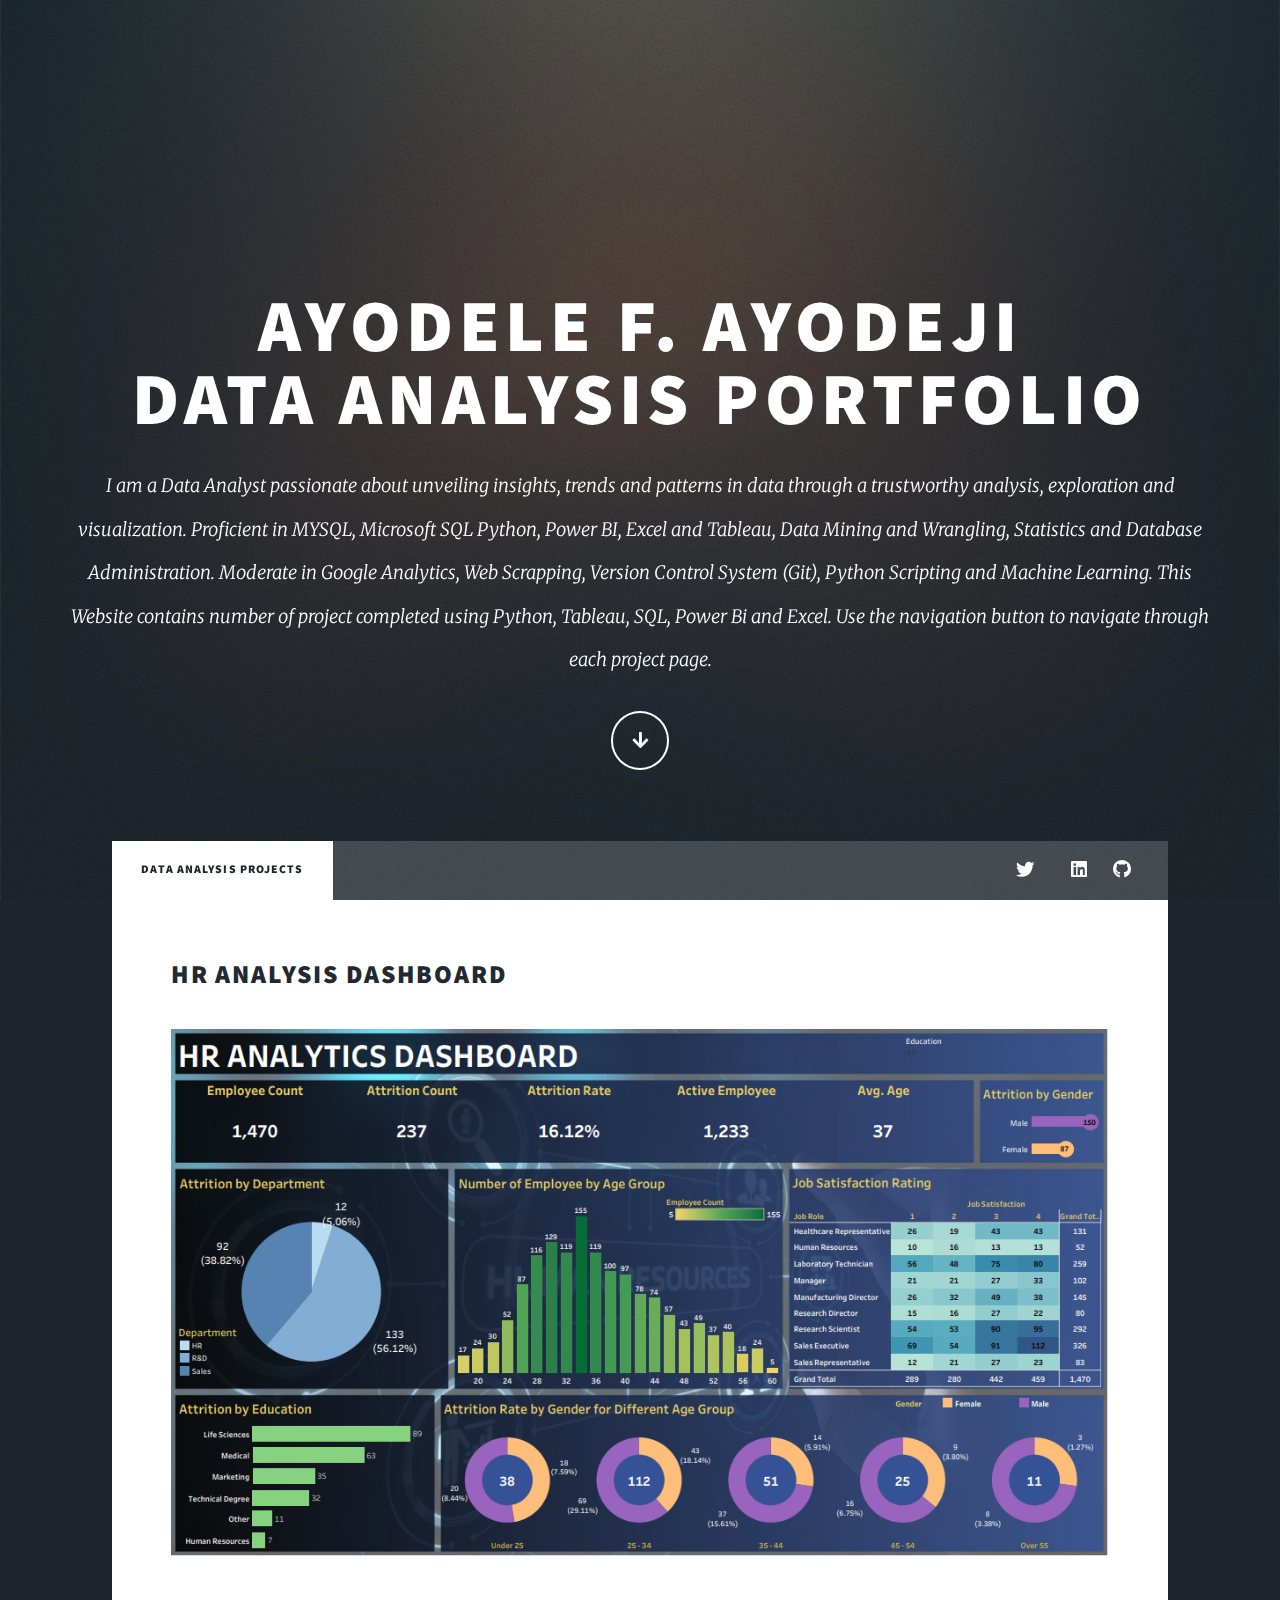
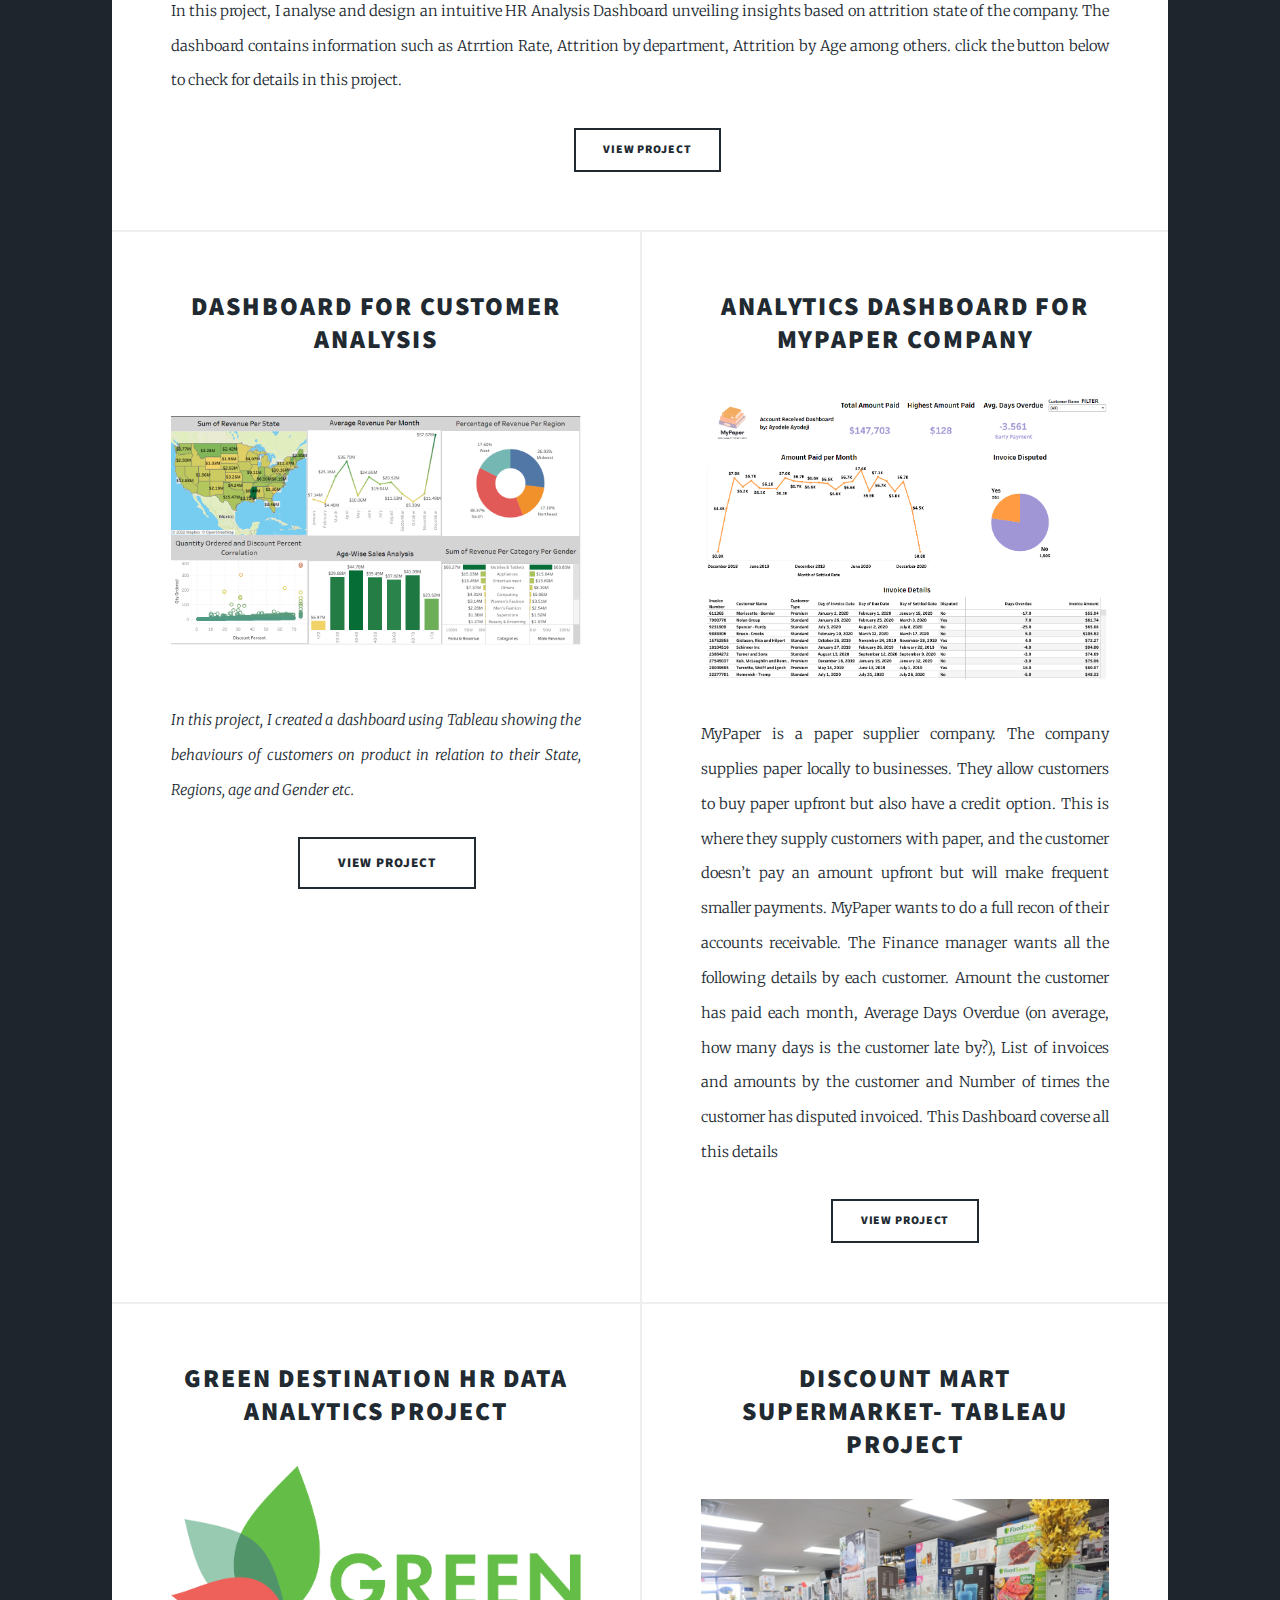
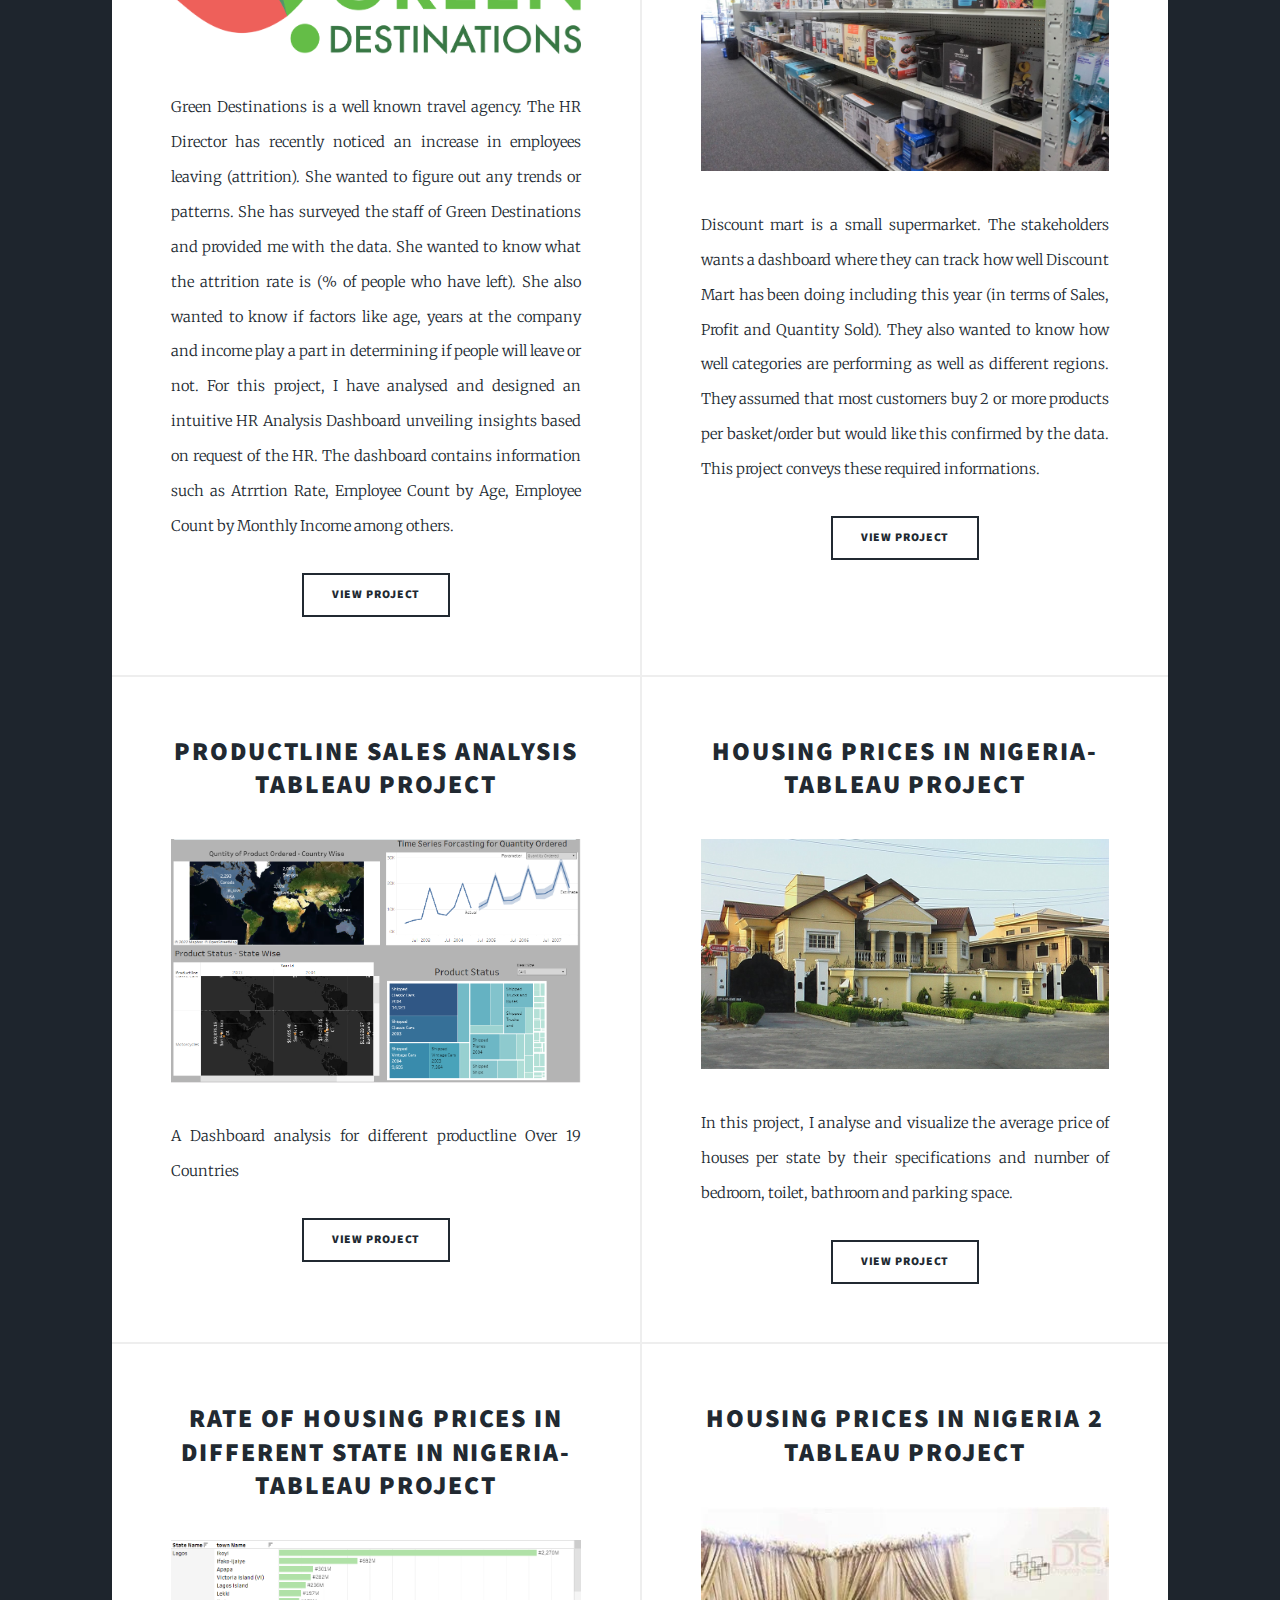
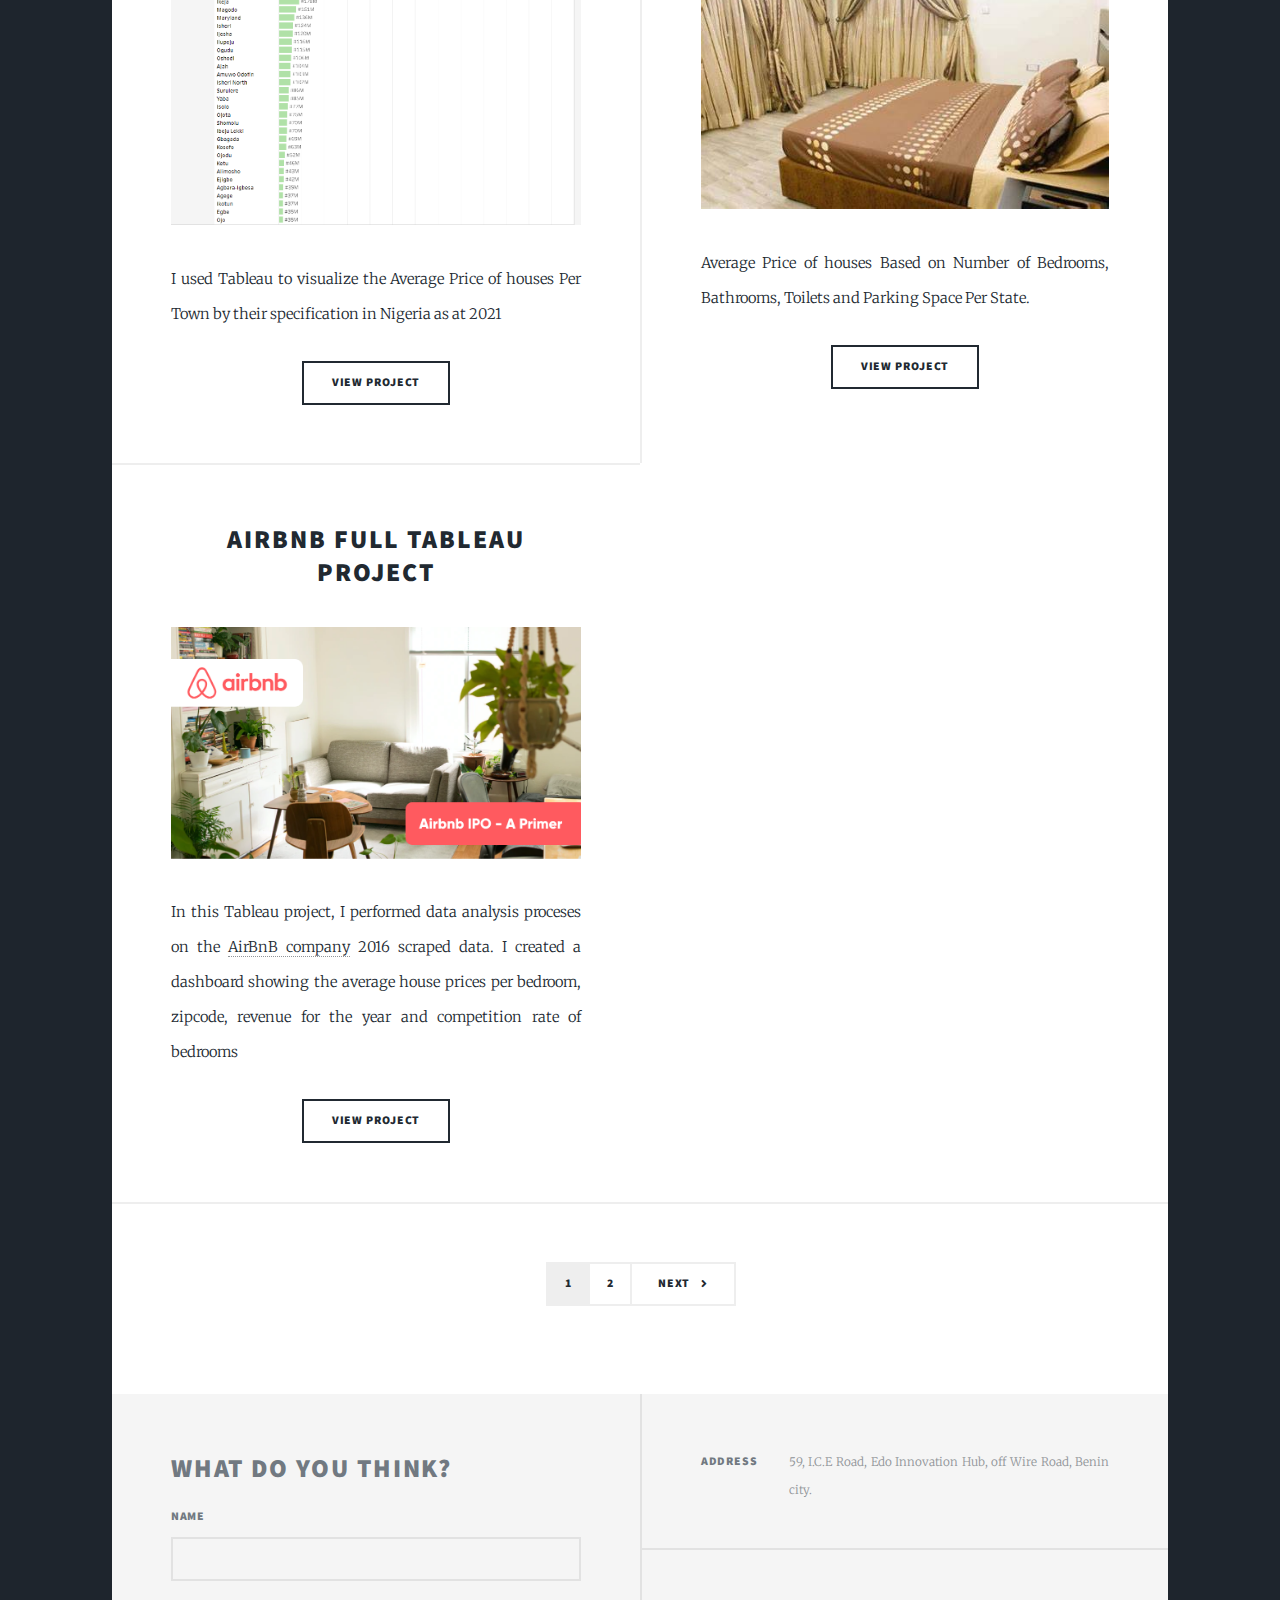
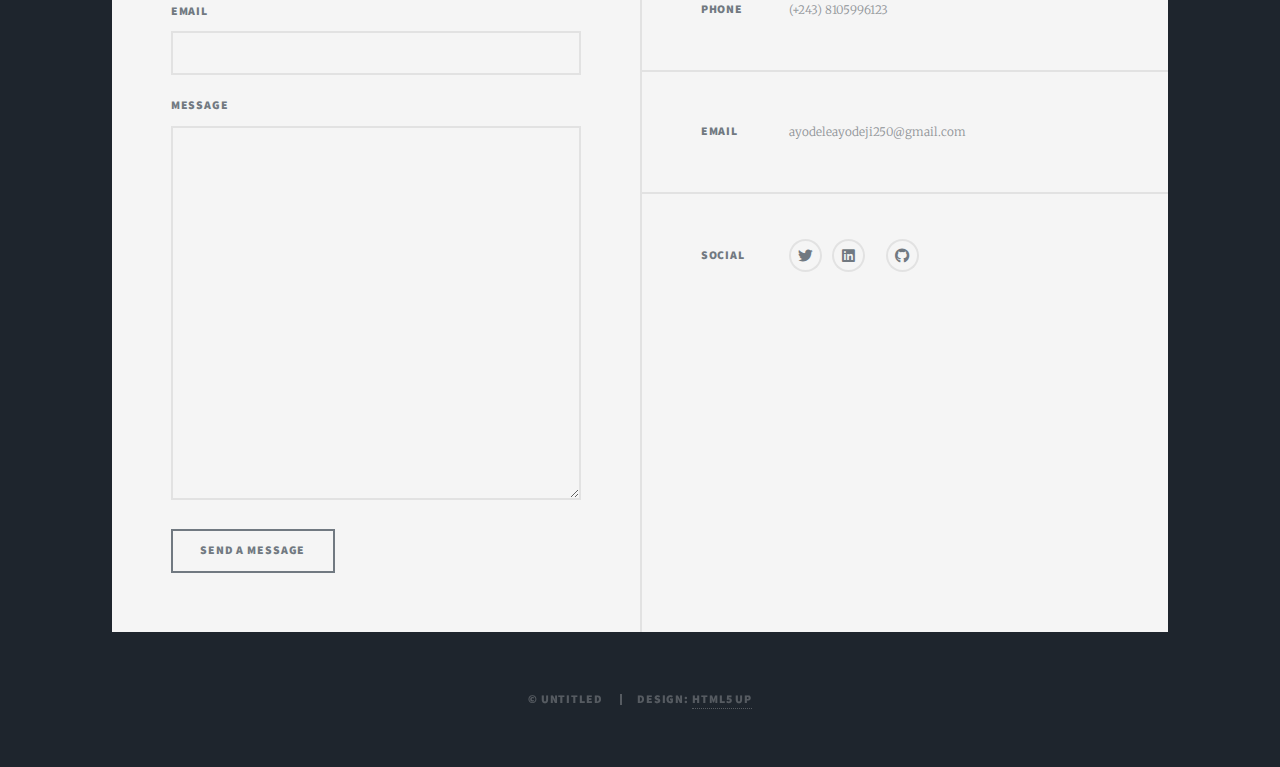
<file: index.html>
<!DOCTYPE HTML>
<!--
	Massively by HTML5 UP
	html5up.net | @ajlkn
	Free for personal and commercial use under the CCA 3.0 license (html5up.net/license)
-->
<html>

<head>
	<title>Ayodele Ayodeji Analysis Portfolio</title>
	<meta charset="utf-8" />
	<meta name="viewport" content="width=device-width, initial-scale=1, user-scalable=no" />
	<link rel="stylesheet" href="assets/css/main.css" />
	<noscript>
		<link rel="stylesheet" href="assets/css/noscript.css" />
	</noscript>

</head>

<body class="is-preload">

	<!-- Wrapper -->
	<div id="wrapper" class="fade-in">

		<!-- Intro -->
		<div id="intro">
			<h1>Ayodele F. Ayodeji<br />
				Data analysis portfolio</h1>
			<p>I am a Data Analyst passionate about unveiling insights, trends and patterns in data through a trustworthy analysis, exploration and visualization. Proficient in MYSQL, Microsoft SQL Python, Power BI, Excel and Tableau, Data Mining and Wrangling, Statistics and Database Administration. Moderate in Google Analytics, Web Scrapping, Version Control System (Git), Python Scripting and Machine Learning.

			This Website contains number of project completed using Python, Tableau, SQL, Power Bi and Excel.

			Use the navigation button to navigate through each project page.

			<ul class="actions">
				<li><a href="#header" class="button icon solid solo fa-arrow-down scrolly">Continue</a></li>
			</ul>
		</div>

		<header id="header">
			<h1 class="logo">Tableau Project Portfolio</h1>
		</header>

		<!-- Nav -->
		<nav id="nav">
			<ul class="links">
				<li class="active"><a>Data Analysis Projects</a></li>

			</ul>
			<ul class="icons">
				<li><a href="https://twitter.com/Ayo_dataanalyst" class="icon brands fa-twitter"><span
							class="label">Twitter</span></a></li>
				<li><a href="https://www.linkedin.com/in/ayodele-ayodeji-32b06b23b/"
						class="icon brands fa-linkedIn"><span class="label">LinkedIn</span></a></li>
				<li><a href="https://www.linkedin.com/in/ayodele-ayodeji-32b06b23b/"
						class="icon brands fa-linkedin"><span class="label">LinkedIn</span></a></li>
				<li><a href="https://github.com/Fortunatetech" class="icon brands fa-github"><span
							class="label">GitHub</span></a></li>
			</ul>
		</nav>

		<!-- Main -->
		<div id="main">

			<!-- Featured Post -->
			<article>
				<header>
					<h2><a
							href=""> HR ANALYSIS DASHBOARD
							<br />
						</a></h2>
				</header>
				<a href="https://public.tableau.com/app/profile/ayodele.ayodeji/viz/HRDataAnalyticsDashboard_16746443931470/HRAnalyticdashboard"
					class="image fit"><img src="images/HR-ANALYTICS-DASHBOARD.png" alt="" /></a>
				<p>  In this project, I analyse and design an intuitive HR Analysis Dashboard unveiling insights based on attrition state of the company. The dashboard contains information such as Atrrtion Rate, Attrition by department, Attrition by Age among others. click the button below to check for details in this project.<a
						href="https://www.airbnb.org/about"></p>
				<ul class="actions special">
					<li><a href="https://public.tableau.com/app/profile/ayodele.ayodeji/viz/HRDataAnalyticsDashboard_16746443931470/HRAnalyticdashboard"
							class="button">view project</a></li>
				</ul>
			</article>

			<!-- Posts -->
			<section class="posts">
				<article class="post featured">
					<h2><a
							href="https://public.tableau.com/app/profile/ayodele.ayodeji/viz/CustomerAnalysis1_16578012046070/Dashboard1#1">dashboard
							for customer analysis<br></a></h2>
	
					<a href="https://public.tableau.com/app/profile/ayodele.ayodeji/viz/CustomerAnalysis1_16578012046070/Dashboard1#1"
						class="image main"><img src="images/actual.png" alt="" /></a>
					<header style="text-align: center;">
	
						<p class="actions special">In this project, I created a dashboard using Tableau showing the
							behaviours of customers on product in relation to their State,
							Regions, age and Gender etc.</p>
					</header>
					<ul>
						<li style="list-style: none;"><a
								href="https://public.tableau.com/app/profile/ayodele.ayodeji/viz/CustomerAnalysis1_16578012046070/Dashboard1#1"
								class="button large">View Project</a></li>
					</ul>
				</article>
				<article>
					<header>

						<h2><a
								href="https://public.tableau.com/app/profile/ayodele.ayodeji/viz/AnalyticsDashboardforMyPaperCompany/Dashboard1">Analytics Dashboard for MyPaper Company<br />
							</a></h2>
					</header>
					<a href="https://public.tableau.com/app/profile/ayodele.ayodeji/viz/AnalyticsDashboardforMyPaperCompany/Dashboard1"
						class="image fit"><img src="images/mypaper original.png" alt="" /></a>
					<p>MyPaper is a paper supplier company. The company supplies paper locally to businesses. They allow customers to buy paper upfront but also have a credit option. This is where they supply customers with paper, and the customer doesn’t pay an amount upfront but will make frequent smaller payments. MyPaper wants to do a full recon of their accounts receivable. The Finance manager wants all the following details by each customer. Amount the customer has paid each month, Average Days Overdue (on average, how many days is the customer late by?), 	List of invoices and amounts by the customer and Number of times the customer has disputed invoiced. This Dashboard coverse all this details</p>
					<ul class="actions special">
						<li><a href="https://public.tableau.com/app/profile/ayodele.ayodeji/viz/AnalyticsDashboardforMyPaperCompany/Dashboard1"
								class="button">View Project</a></li>
					</ul>
				</article>
				<article>
					<header>

						<h2><a
								href="https://public.tableau.com/app/profile/ayodele.ayodeji/viz/HrDataAnalyticsProjectforGreenDestination/Dashboard1#1">Green Destination HR Data Analytics Project<br />
							</a></h2>
					</header>
					<a href="https://public.tableau.com/app/profile/ayodele.ayodeji/viz/HrDataAnalyticsProjectforGreenDestination/Dashboard1#1"
						class="image fit"><img src="images/greendestination logo.png" alt="" /></a>
					<p>Green Destinations is a well known travel agency. The HR Director has recently noticed an increase in employees leaving (attrition). She wanted to figure out any trends or patterns. She has surveyed the staff of Green Destinations and provided me with the data.
						She wanted to know what the attrition rate is (% of people who have left). She also wanted to know if factors like age, years at the company and income play a part in determining if people will leave or not.

						For this project, I have analysed and designed an intuitive HR Analysis Dashboard unveiling insights based on request of the HR. The dashboard contains information such as Atrrtion Rate, Employee Count by Age, Employee Count by Monthly Income among others.</p>
					<ul class="actions special">
						<li><a href="https://public.tableau.com/app/profile/ayodele.ayodeji/viz/HrDataAnalyticsProjectforGreenDestination/Dashboard1#1"
								class="button">View Project</a></li>
					</ul>
				</article>
				<article>
					<header>

						<h2><a
								href="https://public.tableau.com/app/profile/ayodele.ayodeji/viz/DiscountMartSalesAnalytics_16769855848970/Dashboard1">Discount Mart Supermarket- Tableau Project<br />
							</a></h2>
					</header>
					<a href="https://public.tableau.com/app/profile/ayodele.ayodeji/viz/DiscountMartSalesAnalytics_16769855848970/Dashboard1"
						class="image fit"><img src="images/discount_mart.jpg" alt="" /></a>
					<p>Discount mart is a small supermarket. The stakeholders wants a dashboard where they can track how well Discount Mart has been doing including this year (in terms of Sales, Profit and Quantity Sold). They also wanted to know how well categories are performing as well as different regions. They assumed that most customers buy 2 or more products per basket/order but would like this confirmed by the data. This project conveys these required informations.</p>
					<ul class="actions special">
						<li><a href="https://public.tableau.com/app/profile/ayodele.ayodeji/viz/DiscountMartSalesAnalytics_16769855848970/Dashboard1"
								class="button">View Project</a></li>
					</ul>
				</article>
				<article>
					<header>
						<h2><a
								href="https://public.tableau.com/app/profile/ayodele.ayodeji/viz/ProductSalesAnalysis_16579045246370/Dashboard1">PRODUCTLINE
								SALES ANALYSIS Tableau Project <br />

					</header>
					<a href="https://public.tableau.com/app/profile/ayodele.ayodeji/viz/ProductSalesAnalysis_16579045246370/Dashboard1"
						class="image fit"><img src="images/prouct line.png" alt="" /></a>
					<p>A Dashboard analysis for different productline Over 19 Countries</p>
					<ul class="actions special">
						<li><a href="https://public.tableau.com/app/profile/ayodele.ayodeji/viz/ProductSalesAnalysis_16579045246370/Dashboard1"
								class="button">View project</a></li>
					</ul>
				</article>
				<article>
					<header>

						<h2><a
								href="https://public.tableau.com/app/profile/ayodele.ayodeji/viz/HOUSINGPRICESINNIGERIA/Dashboard1">HOUSING
								PRICES IN NIGERIA- Tableau Project<br />
							</a></h2>
					</header>
					<a href="https://public.tableau.com/app/profile/ayodele.ayodeji/viz/HOUSINGPRICESINNIGERIA/Dashboard1"
						class="image fit"><img src="images/housingpricing.jpg" alt="" /></a>
					<p>In this project, I analyse and visualize the average price of houses per state by their
						specifications and number of bedroom, toilet, bathroom and parking space.</p>
					<ul class="actions special">
						<li><a href="https://public.tableau.com/app/profile/ayodele.ayodeji/viz/HOUSINGPRICESINNIGERIA/Dashboard1"
								class="button">View Project</a></li>
					</ul>
				</article>
				<article>
					<header>

						<h2><a
								href="https://public.tableau.com/app/profile/ayodele.ayodeji/viz/RateofHousingPricesinDifferentStateinNigeria/Dashboard3">Rate
								of Housing Prices in Different State in Nigeria- Tableau Project<br />
							</a></h2>
					</header>
					<a href="https://public.tableau.com/app/profile/ayodele.ayodeji/viz/RateofHousingPricesinDifferentStateinNigeria/Dashboard3"
						class="image fit"><img src="images/rateofhousing.png" alt="" /></a>
					<p>I used Tableau to visualize the Average Price of houses Per Town by their specification in
						Nigeria as at 2021</p>
					<ul class="actions special">
						<li><a href="https://public.tableau.com/app/profile/ayodele.ayodeji/viz/RateofHousingPricesinDifferentStateinNigeria/Dashboard3"
								class="button">view project</a></li>
					</ul>
				</article>
				<article>
					<header>

						<h2><a
								href="https://public.tableau.com/app/profile/ayodele.ayodeji/viz/HOUSINGPRICESINNIGERIA2/Dashboard2">HOUSING
								PRICES IN NIGERIA 2 Tableau Project<br />
							</a></h2>
					</header>
					<a href="https://public.tableau.com/app/profile/ayodele.ayodeji/viz/HOUSINGPRICESINNIGERIA2/Dashboard2"
						class="image fit"><img src="images/housespec.jpg" alt="" /></a>
					<p>Average Price of houses Based on Number of Bedrooms, Bathrooms, Toilets and Parking Space Per
						State.</p>
					<ul class="actions special">
						<li><a href="https://public.tableau.com/app/profile/ayodele.ayodeji/viz/HOUSINGPRICESINNIGERIA2/Dashboard2"
								class="button">view project</a></li>
					</ul>
				</article>
				<article>
					<header>
						<h2><a
								href="https://public.tableau.com/app/profile/ayodele.ayodeji/viz/AirBnBFullProject_16577180501100/Dashboard1">AirBnB
								Full tableau Project<br />
							</a></h2>
					</header>
					<a href="https://public.tableau.com/app/profile/ayodele.ayodeji/viz/AirBnBFullProject_16577180501100/Dashboard1"
						class="image fit"><img src="images/Airbnb-IPO-A-primer-Winvesta-1.png" alt="" /></a>
					<p>In this Tableau project, I performed data analysis proceses on the <a
							href="https://www.airbnb.org/about">AirBnB company</a> 2016 scraped data. I created a
						dashboard showing the average house prices per bedroom, zipcode, revenue for the year and
						competition rate of bedrooms</p>
					<ul class="actions special">
						<li><a href="https://public.tableau.com/app/profile/ayodele.ayodeji/viz/AirBnBFullProject_16577180501100/Dashboard1"
								class="button">view project</a></li>
					</ul>
				</article>
				</article>
					
			</section>

			<!-- Footer -->
			<footer>
				<div class="pagination">
					<div class="pagination">
						<a href="index.html" class="page active">1</a>
						<a href="page2.html" class="page">2</a>
						<a href="page2.html" class="next">Next</a>
					</div>
				</div>
			</footer>

		</div>

		<!-- Footer -->
		<footer id="footer">
			<section>
				<h2>What do you think?</h2>
				<form action="POST" data-netlify="true">
					<div class="fields">
						<div class="field">
							<label for="name">Name</label>
							<input type="text" name="name" id="name" minlength="5" required />
						</div>
						<div class="field">
							<label for="email">Email</label>
							<input type="email" name="email" id="email" required />
						</div>
						<div class="field">
							<label for="email">Message</label>
							<textarea name="message" id="" cols="10" rows="10"></textarea>
						</div>
					</div>
					<button type="submit">Send a Message</button>
				</form>
			</section>
			<section class="split contact">
				<section class="alt">
					<h3>Address</h3>
					<p>59, I.C.E Road, Edo Innovation Hub, off Wire Road, Benin city.<br /></p>
				</section>
				<section>
					<h3>Phone</h3>
					<p>(+243) 8105996123</p>
				</section>
				<section>
					<h3>Email</h3>
					<p>ayodeleayodeji250@gmail.com</p>
				</section>
				<section>
					<h3>Social</h3>
					<ul class="icons alt">
						<li><a href="https://twitter.com/Ayo_dataanalyst" class="icon brands alt fa-twitter"><span
									class="label">Twitter</span></a></li>
						<li><a href="https://www.linkedin.com/in/ayodele-ayodeji-32b06b23b/"
								class="icon brands alt fa-linkedin"><span class="label">LinkedIn</span></a></li>
						<li><a href="#" class="icon brands alt fa-linkedIn"><span class="label">LinkedIn</span></a></li>
						<li><a href="https://github.com/Fortunatetech" class="icon brands alt fa-github"><span
									class="label">GitHub</span></a></li>
					</ul>
				</section>
			</section>
		</footer>

		<!-- Copyright -->
		<div id="copyright">
			<ul>
				<li>&copy; Untitled</li>
				<li>Design: <a href="https://html5up.net">HTML5 UP</a></li>
			</ul>
		</div>

	</div>

	<!-- Scripts -->
	<script src="assets/js/jquery.min.js"></script>
	<script src="assets/js/jquery.scrollex.min.js"></script>
	<script src="assets/js/jquery.scrolly.min.js"></script>
	<script src="assets/js/browser.min.js"></script>
	<script src="assets/js/breakpoints.min.js"></script>
	<script src="assets/js/util.js"></script>
	<script src="assets/js/main.js"></script>

</body>

</html>
</file>
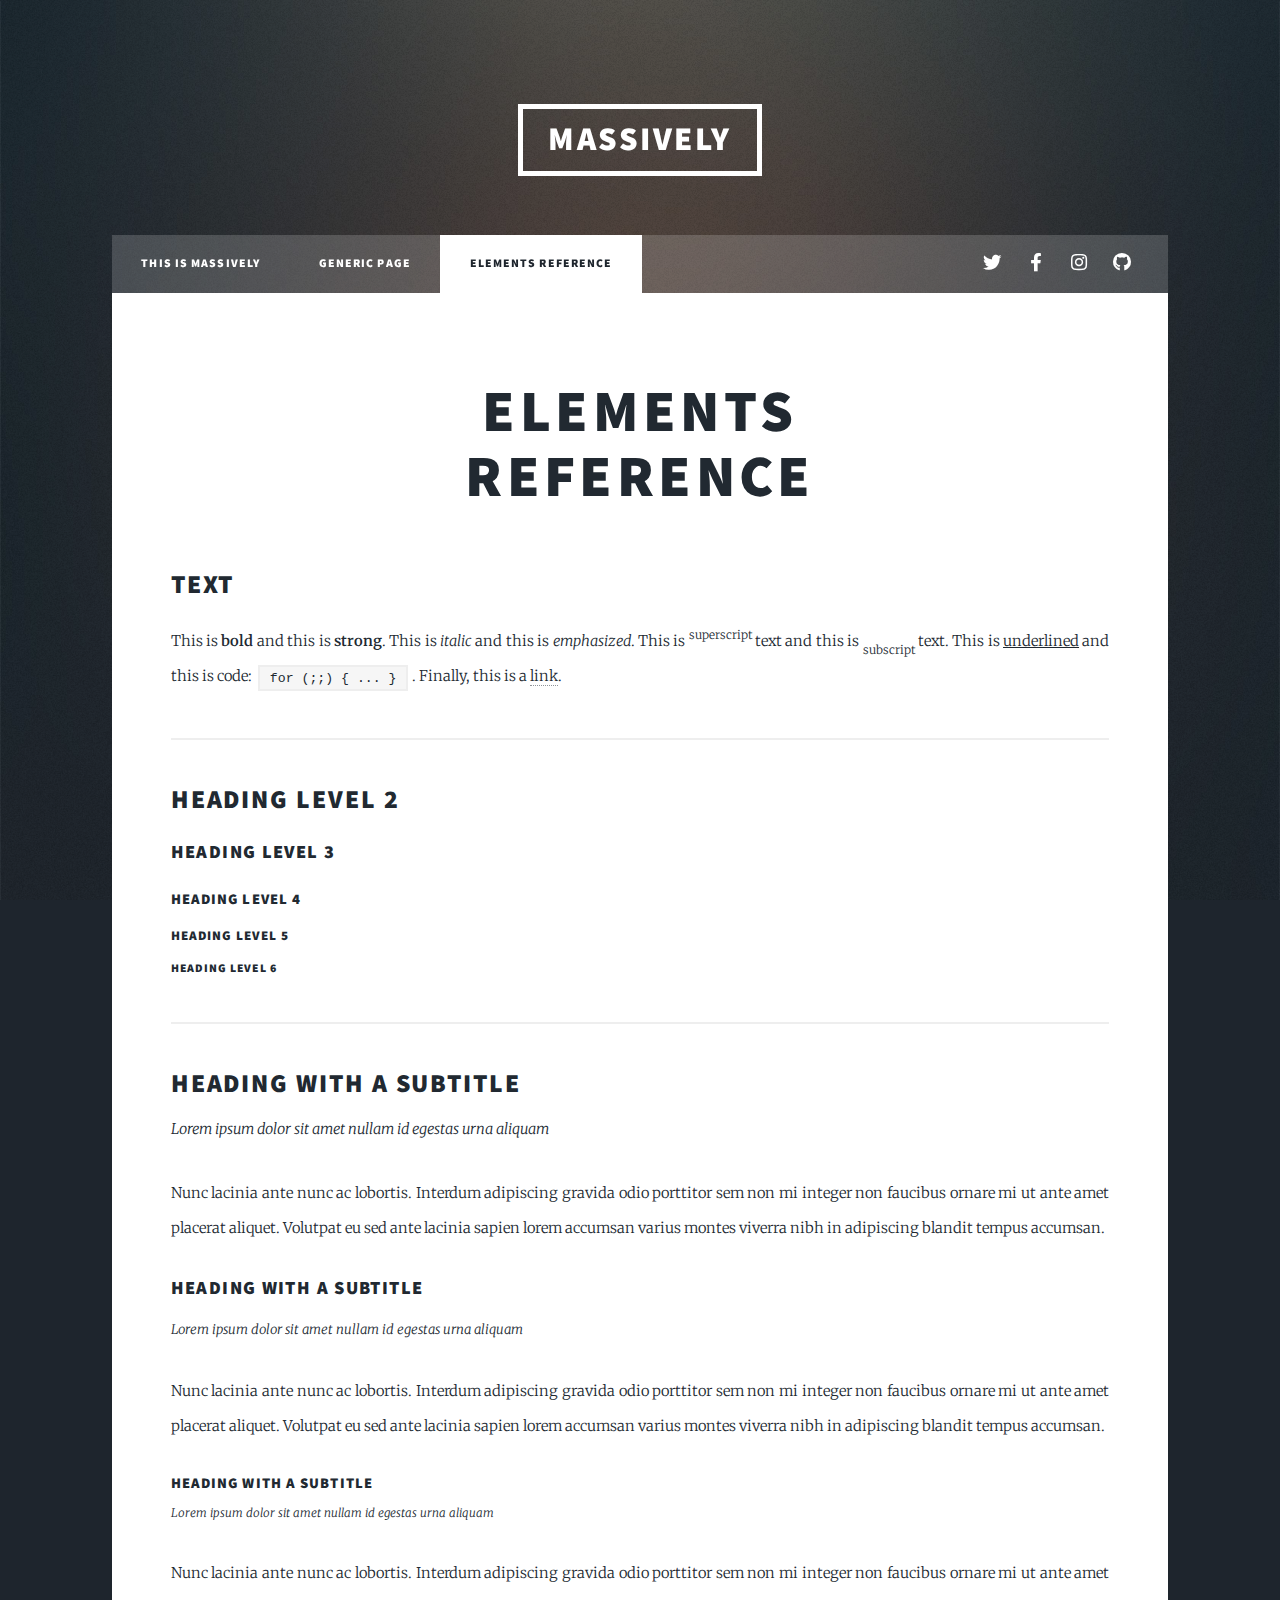
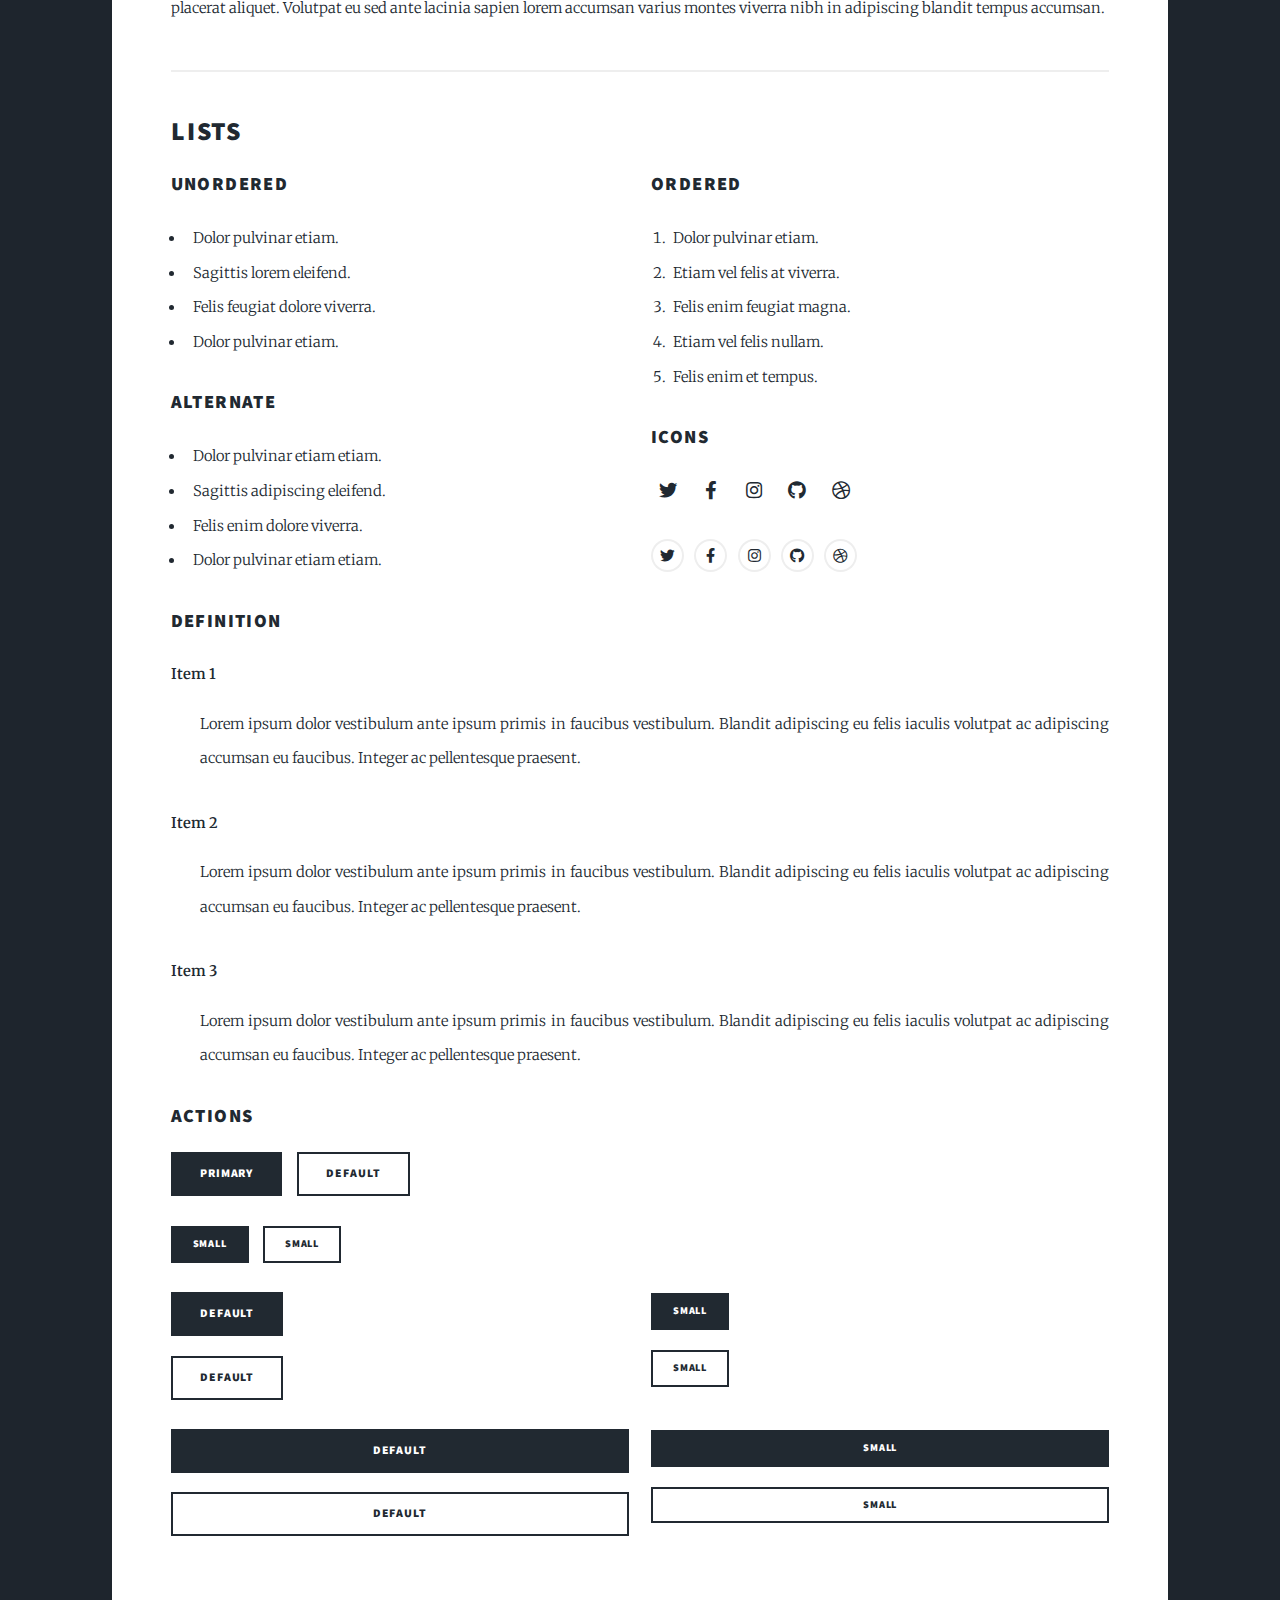
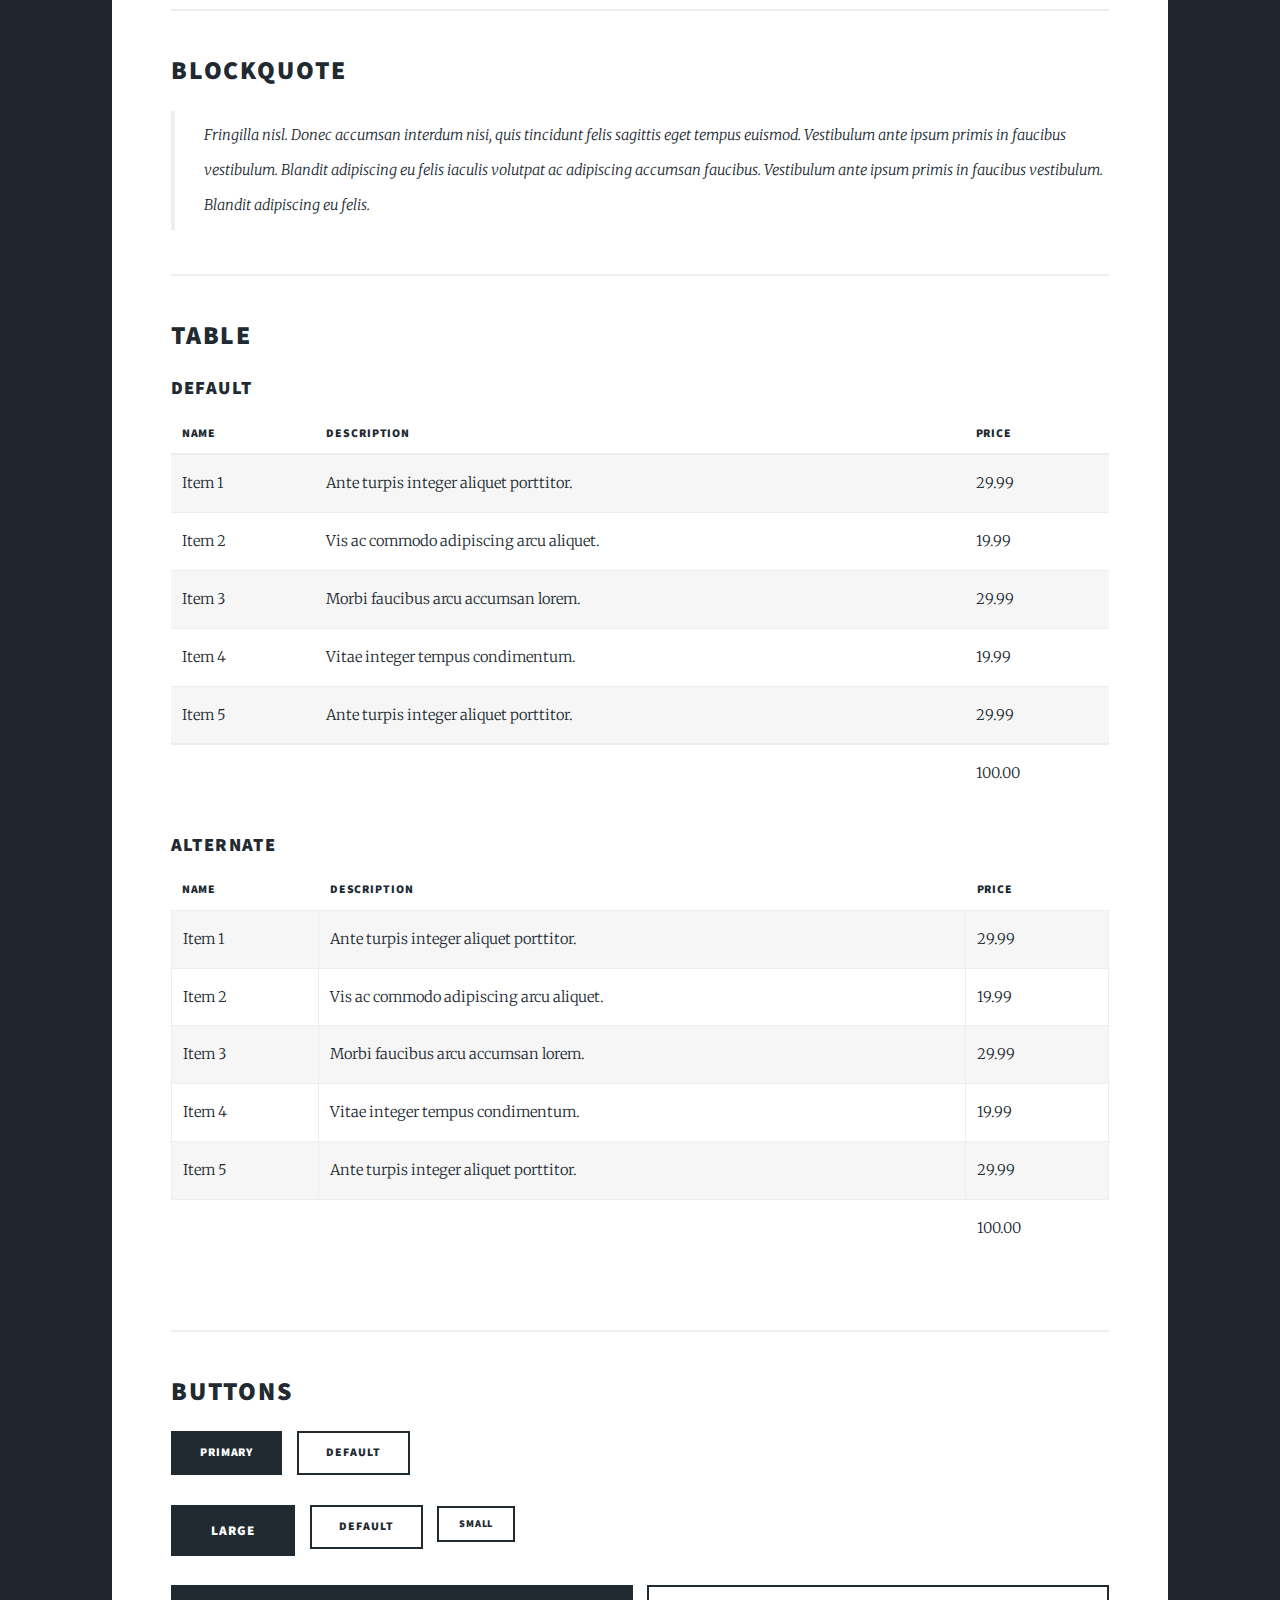
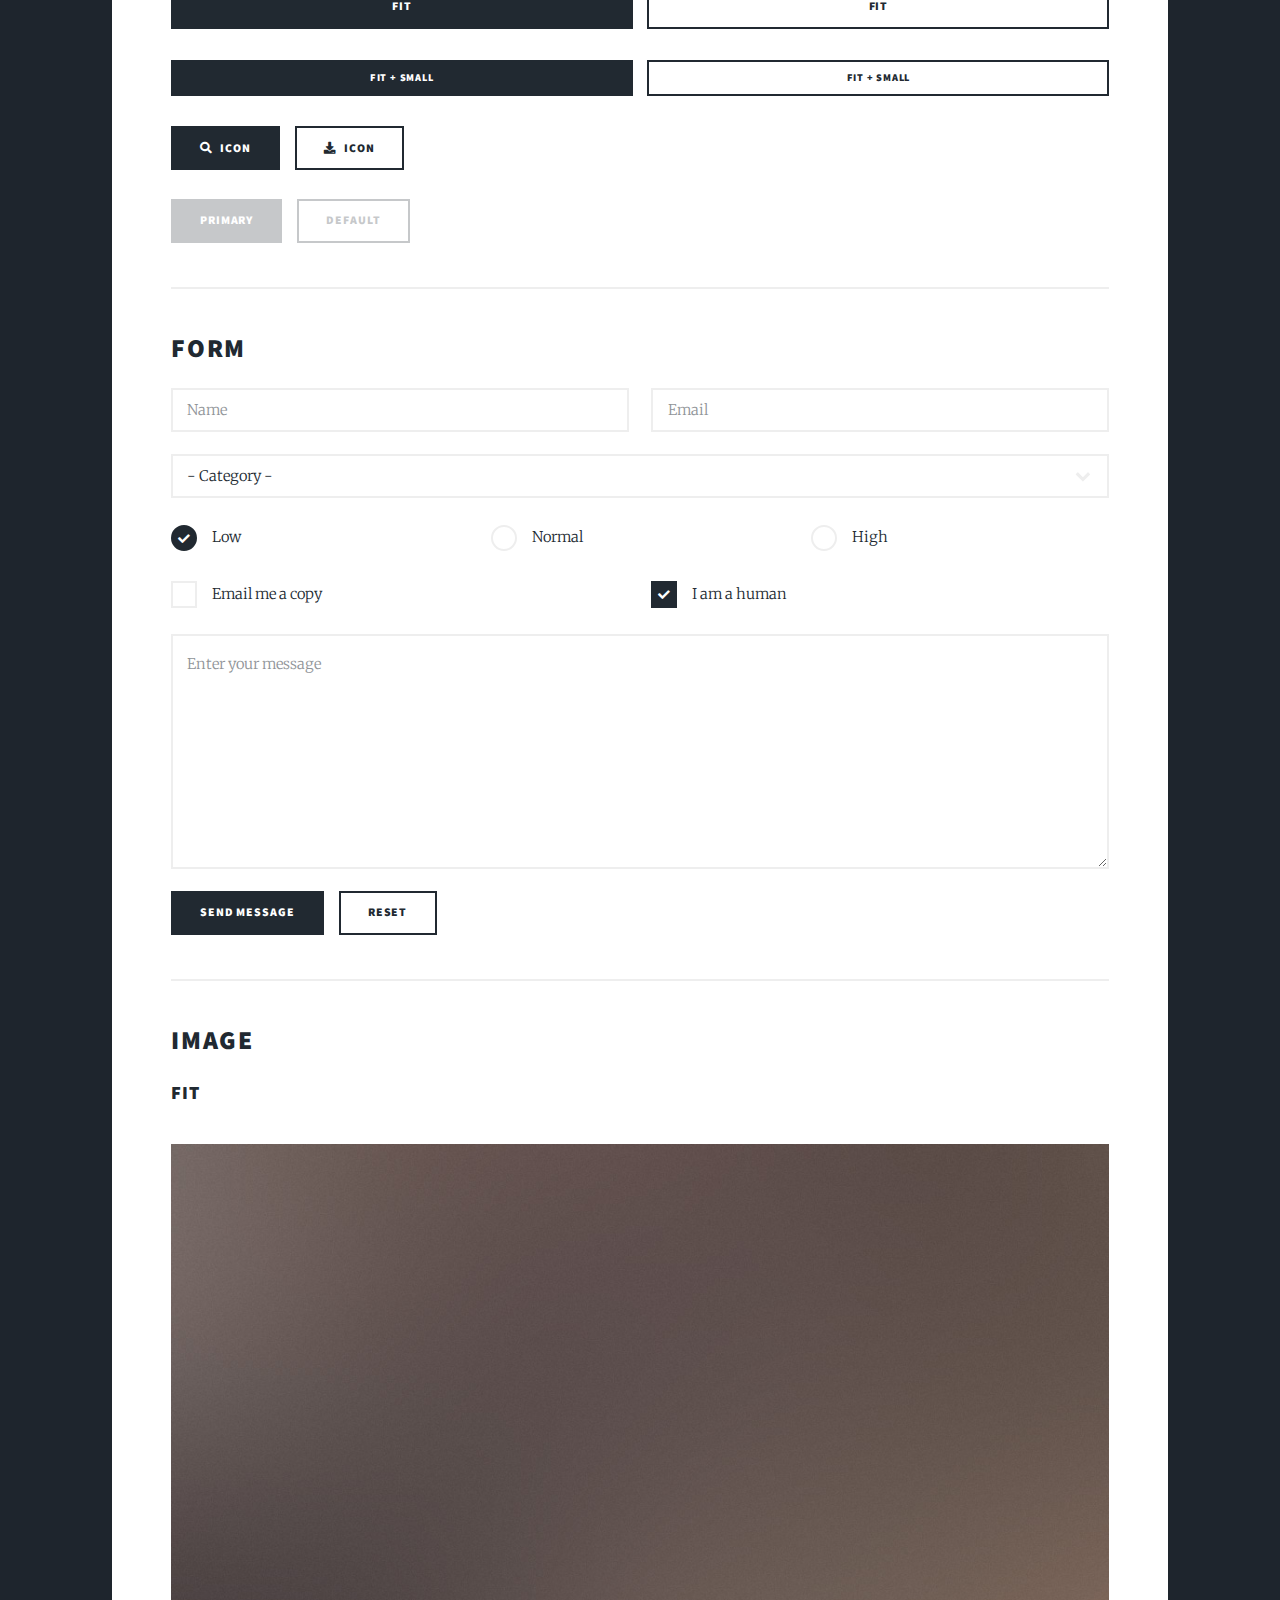
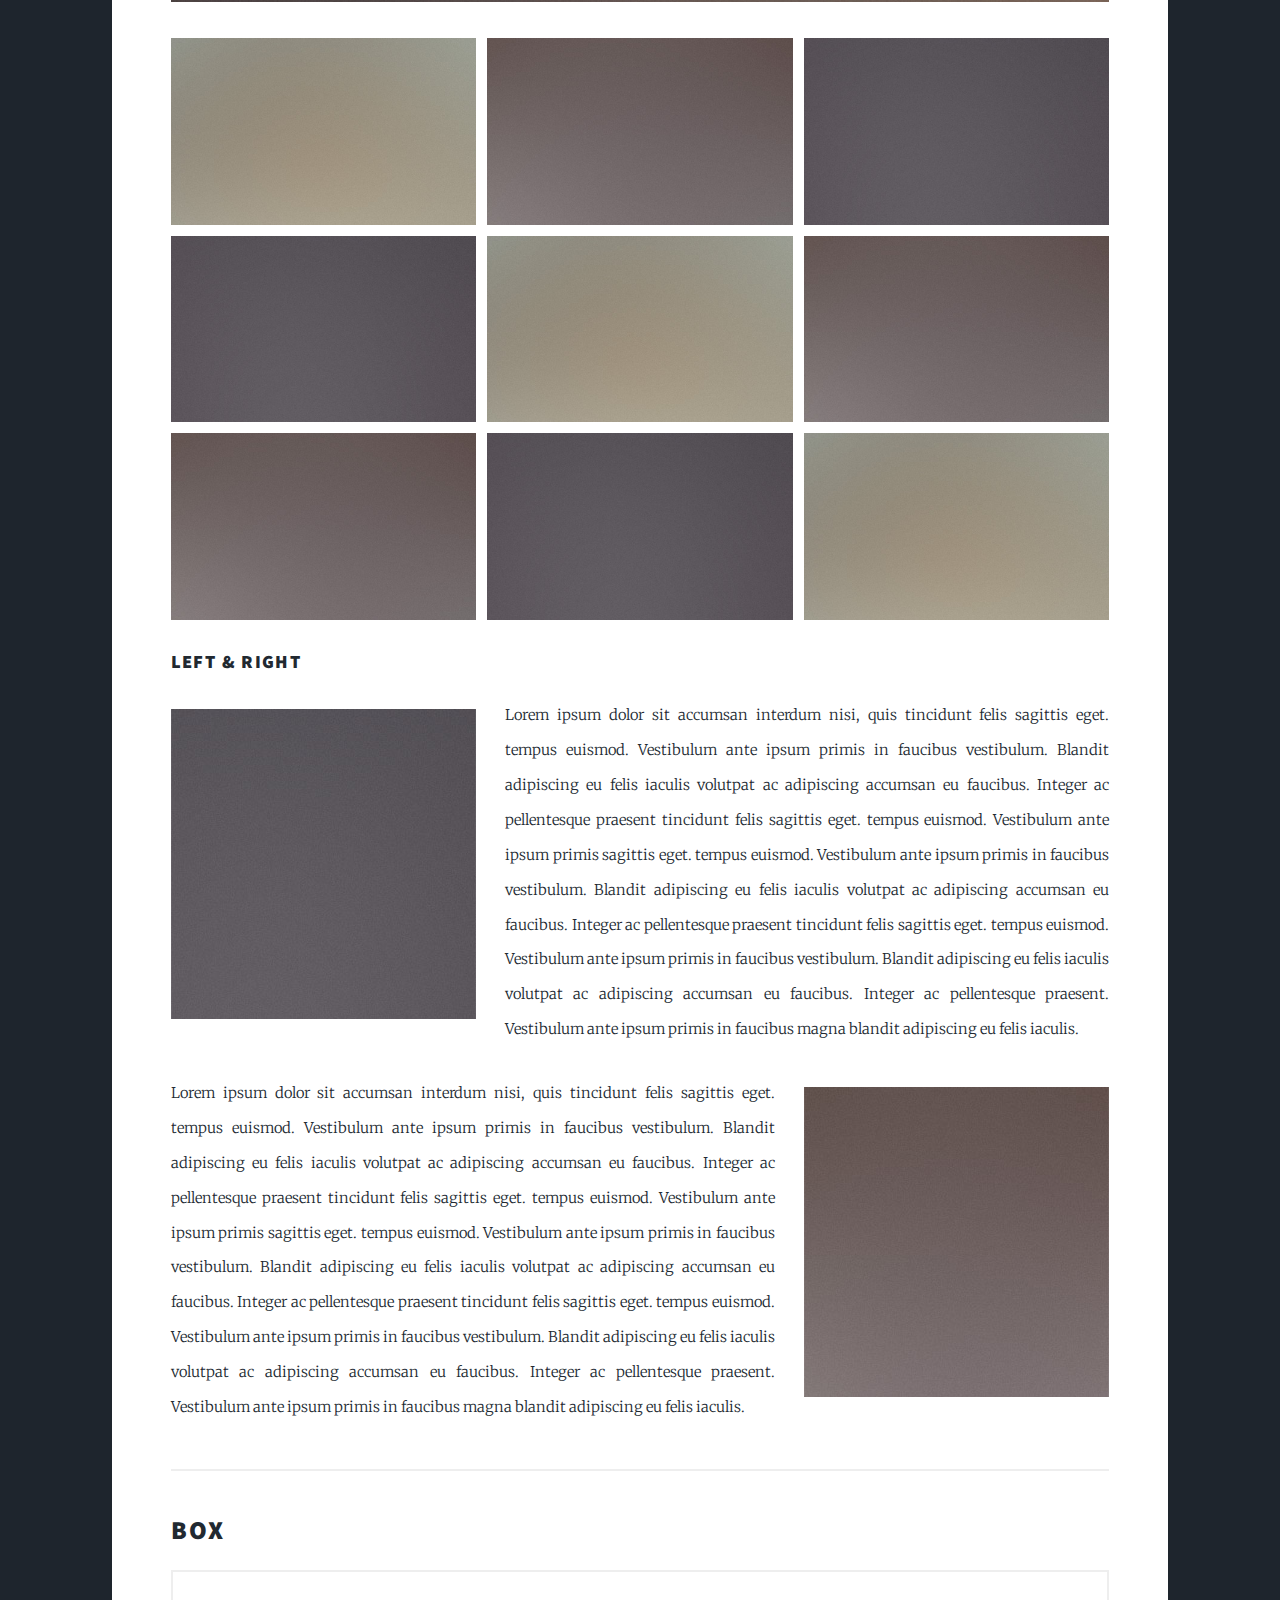
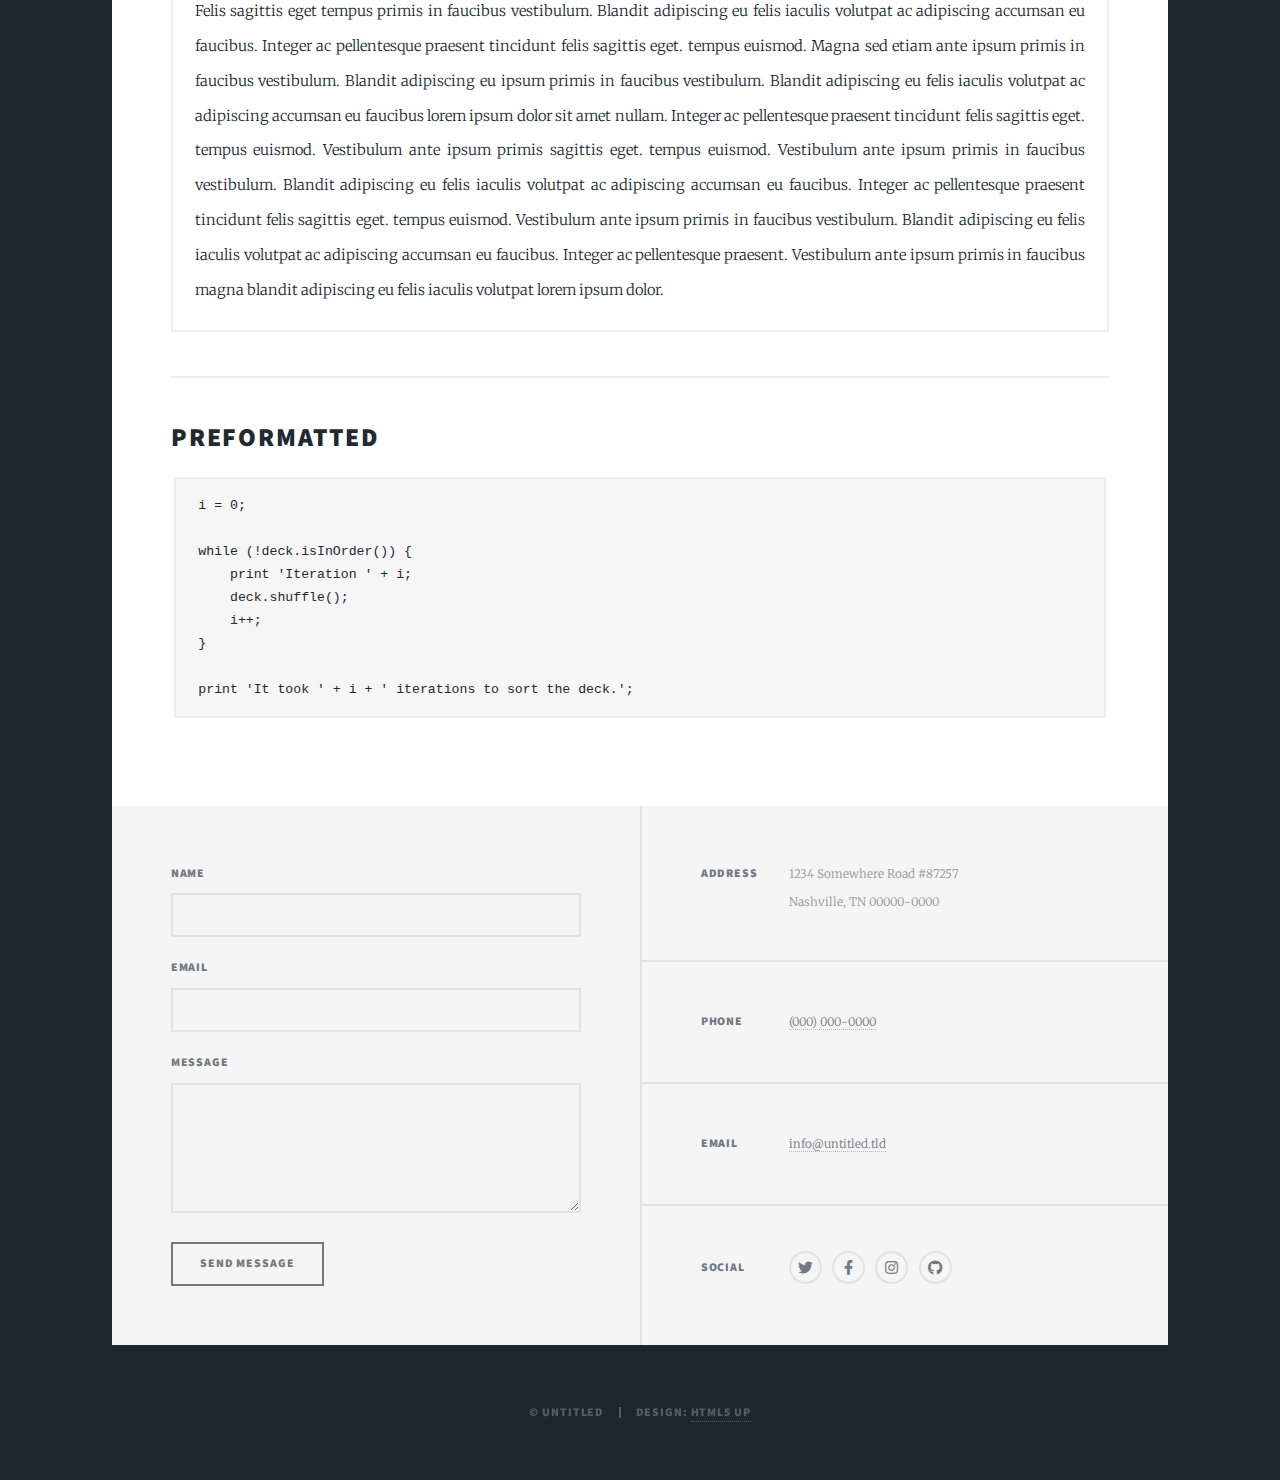
<file: elements.html>
<!DOCTYPE HTML>
<!--
	Massively by HTML5 UP
	html5up.net | @ajlkn
	Free for personal and commercial use under the CCA 3.0 license (html5up.net/license)
-->
<html>
	<head>
		<title>Elements Reference - Massively by HTML5 UP</title>
		<meta charset="utf-8" />
		<meta name="viewport" content="width=device-width, initial-scale=1, user-scalable=no" />
		<link rel="stylesheet" href="assets/css/main.css" />
		<noscript><link rel="stylesheet" href="assets/css/noscript.css" /></noscript>
	</head>
	<body class="is-preload">

		<!-- Wrapper -->
			<div id="wrapper">

				<!-- Header -->
					<header id="header">
						<a href="index.html" class="logo">Massively</a>
					</header>

				<!-- Nav -->
					<nav id="nav">
						<ul class="links">
							<li><a href="index.html">This is Massively</a></li>
							<li><a href="generic.html">Generic Page</a></li>
							<li class="active"><a href="elements.html">Elements Reference</a></li>
						</ul>
						<ul class="icons">
							<li><a href="#" class="icon brands fa-twitter"><span class="label">Twitter</span></a></li>
							<li><a href="#" class="icon brands fa-facebook-f"><span class="label">Facebook</span></a></li>
							<li><a href="#" class="icon brands fa-instagram"><span class="label">Instagram</span></a></li>
							<li><a href="#" class="icon brands fa-github"><span class="label">GitHub</span></a></li>
						</ul>
					</nav>

				<!-- Main -->
					<div id="main">

						<!-- Post -->
							<section class="post">
								<header class="major">
									<h1>Elements<br />
									Reference</h1>
								</header>

								<!-- Text stuff -->
									<h2>Text</h2>
									<p>This is <b>bold</b> and this is <strong>strong</strong>. This is <i>italic</i> and this is <em>emphasized</em>.
									This is <sup>superscript</sup> text and this is <sub>subscript</sub> text.
									This is <u>underlined</u> and this is code: <code>for (;;) { ... }</code>.
									Finally, this is a <a href="#">link</a>.</p>
									<hr />
									<h2>Heading Level 2</h2>
									<h3>Heading Level 3</h3>
									<h4>Heading Level 4</h4>
									<h5>Heading Level 5</h5>
									<h6>Heading Level 6</h6>
									<hr />
									<header>
										<h2>Heading with a Subtitle</h2>
										<p>Lorem ipsum dolor sit amet nullam id egestas urna aliquam</p>
									</header>
									<p>Nunc lacinia ante nunc ac lobortis. Interdum adipiscing gravida odio porttitor sem non mi integer non faucibus ornare mi ut ante amet placerat aliquet. Volutpat eu sed ante lacinia sapien lorem accumsan varius montes viverra nibh in adipiscing blandit tempus accumsan.</p>
									<header>
										<h3>Heading with a Subtitle</h3>
										<p>Lorem ipsum dolor sit amet nullam id egestas urna aliquam</p>
									</header>
									<p>Nunc lacinia ante nunc ac lobortis. Interdum adipiscing gravida odio porttitor sem non mi integer non faucibus ornare mi ut ante amet placerat aliquet. Volutpat eu sed ante lacinia sapien lorem accumsan varius montes viverra nibh in adipiscing blandit tempus accumsan.</p>
									<header>
										<h4>Heading with a Subtitle</h4>
										<p>Lorem ipsum dolor sit amet nullam id egestas urna aliquam</p>
									</header>
									<p>Nunc lacinia ante nunc ac lobortis. Interdum adipiscing gravida odio porttitor sem non mi integer non faucibus ornare mi ut ante amet placerat aliquet. Volutpat eu sed ante lacinia sapien lorem accumsan varius montes viverra nibh in adipiscing blandit tempus accumsan.</p>

									<hr />

								<!-- Lists -->
									<h2>Lists</h2>
									<div class="row">
										<div class="col-6 col-12-small">

											<h3>Unordered</h3>
											<ul>
												<li>Dolor pulvinar etiam.</li>
												<li>Sagittis lorem eleifend.</li>
												<li>Felis feugiat dolore viverra.</li>
												<li>Dolor pulvinar etiam.</li>
											</ul>

											<h3>Alternate</h3>
											<ul class="alt">
												<li>Dolor pulvinar etiam etiam.</li>
												<li>Sagittis adipiscing eleifend.</li>
												<li>Felis enim dolore viverra.</li>
												<li>Dolor pulvinar etiam etiam.</li>
											</ul>

										</div>
										<div class="col-6 col-12-small">

											<h3>Ordered</h3>
											<ol>
												<li>Dolor pulvinar etiam.</li>
												<li>Etiam vel felis at viverra.</li>
												<li>Felis enim feugiat magna.</li>
												<li>Etiam vel felis nullam.</li>
												<li>Felis enim et tempus.</li>
											</ol>

											<h3>Icons</h3>
											<ul class="icons">
												<li><a href="#" class="icon brands fa-twitter"><span class="label">Twitter</span></a></li>
												<li><a href="#" class="icon brands fa-facebook-f"><span class="label">Facebook</span></a></li>
												<li><a href="#" class="icon brands fa-instagram"><span class="label">Instagram</span></a></li>
												<li><a href="#" class="icon brands fa-github"><span class="label">Github</span></a></li>
												<li><a href="#" class="icon brands fa-dribbble"><span class="label">Dribbble</span></a></li>
											</ul>
											<ul class="icons alt">
												<li><a href="#" class="icon brands alt fa-twitter"><span class="label">Twitter</span></a></li>
												<li><a href="#" class="icon brands alt fa-facebook-f"><span class="label">Facebook</span></a></li>
												<li><a href="#" class="icon brands alt fa-instagram"><span class="label">Instagram</span></a></li>
												<li><a href="#" class="icon brands alt fa-github"><span class="label">Github</span></a></li>
												<li><a href="#" class="icon brands alt fa-dribbble"><span class="label">Dribbble</span></a></li>
											</ul>

										</div>
									</div>
									<h3>Definition</h3>
									<dl>
										<dt>Item 1</dt>
										<dd>
											<p>Lorem ipsum dolor vestibulum ante ipsum primis in faucibus vestibulum. Blandit adipiscing eu felis iaculis volutpat ac adipiscing accumsan eu faucibus. Integer ac pellentesque praesent.</p>
										</dd>
										<dt>Item 2</dt>
										<dd>
											<p>Lorem ipsum dolor vestibulum ante ipsum primis in faucibus vestibulum. Blandit adipiscing eu felis iaculis volutpat ac adipiscing accumsan eu faucibus. Integer ac pellentesque praesent.</p>
										</dd>
										<dt>Item 3</dt>
										<dd>
											<p>Lorem ipsum dolor vestibulum ante ipsum primis in faucibus vestibulum. Blandit adipiscing eu felis iaculis volutpat ac adipiscing accumsan eu faucibus. Integer ac pellentesque praesent.</p>
										</dd>
									</dl>

									<h3>Actions</h3>
									<ul class="actions">
										<li><a href="#" class="button primary">Primary</a></li>
										<li><a href="#" class="button">Default</a></li>
									</ul>
									<ul class="actions small">
										<li><a href="#" class="button primary small">Small</a></li>
										<li><a href="#" class="button small">Small</a></li>
									</ul>
									<div class="row">
										<div class="col-6 col-12-small">
											<ul class="actions stacked">
												<li><a href="#" class="button primary">Default</a></li>
												<li><a href="#" class="button">Default</a></li>
											</ul>
										</div>
										<div class="col-6 col-12-small">
											<ul class="actions stacked">
												<li><a href="#" class="button primary small">Small</a></li>
												<li><a href="#" class="button small">Small</a></li>
											</ul>
										</div>
									</div>
									<div class="row">
										<div class="col-6 col-12-small">
											<ul class="actions stacked">
												<li><a href="#" class="button primary fit">Default</a></li>
												<li><a href="#" class="button fit">Default</a></li>
											</ul>
										</div>
										<div class="col-6 col-12-small">
											<ul class="actions stacked">
												<li><a href="#" class="button primary small fit">Small</a></li>
												<li><a href="#" class="button small fit">Small</a></li>
											</ul>
										</div>
									</div>

									<hr />

								<!-- Blockquote -->
									<h2>Blockquote</h2>
									<blockquote>Fringilla nisl. Donec accumsan interdum nisi, quis tincidunt felis sagittis eget tempus euismod. Vestibulum ante ipsum primis in faucibus vestibulum. Blandit adipiscing eu felis iaculis volutpat ac adipiscing accumsan faucibus. Vestibulum ante ipsum primis in faucibus vestibulum. Blandit adipiscing eu felis.</blockquote>

									<hr />

								<!-- Table -->
									<h2>Table</h2>

									<h3>Default</h3>
									<div class="table-wrapper">
										<table>
											<thead>
												<tr>
													<th>Name</th>
													<th>Description</th>
													<th>Price</th>
												</tr>
											</thead>
											<tbody>
												<tr>
													<td>Item 1</td>
													<td>Ante turpis integer aliquet porttitor.</td>
													<td>29.99</td>
												</tr>
												<tr>
													<td>Item 2</td>
													<td>Vis ac commodo adipiscing arcu aliquet.</td>
													<td>19.99</td>
												</tr>
												<tr>
													<td>Item 3</td>
													<td> Morbi faucibus arcu accumsan lorem.</td>
													<td>29.99</td>
												</tr>
												<tr>
													<td>Item 4</td>
													<td>Vitae integer tempus condimentum.</td>
													<td>19.99</td>
												</tr>
												<tr>
													<td>Item 5</td>
													<td>Ante turpis integer aliquet porttitor.</td>
													<td>29.99</td>
												</tr>
											</tbody>
											<tfoot>
												<tr>
													<td colspan="2"></td>
													<td>100.00</td>
												</tr>
											</tfoot>
										</table>
									</div>

									<h3>Alternate</h3>
									<div class="table-wrapper">
										<table class="alt">
											<thead>
												<tr>
													<th>Name</th>
													<th>Description</th>
													<th>Price</th>
												</tr>
											</thead>
											<tbody>
												<tr>
													<td>Item 1</td>
													<td>Ante turpis integer aliquet porttitor.</td>
													<td>29.99</td>
												</tr>
												<tr>
													<td>Item 2</td>
													<td>Vis ac commodo adipiscing arcu aliquet.</td>
													<td>19.99</td>
												</tr>
												<tr>
													<td>Item 3</td>
													<td> Morbi faucibus arcu accumsan lorem.</td>
													<td>29.99</td>
												</tr>
												<tr>
													<td>Item 4</td>
													<td>Vitae integer tempus condimentum.</td>
													<td>19.99</td>
												</tr>
												<tr>
													<td>Item 5</td>
													<td>Ante turpis integer aliquet porttitor.</td>
													<td>29.99</td>
												</tr>
											</tbody>
											<tfoot>
												<tr>
													<td colspan="2"></td>
													<td>100.00</td>
												</tr>
											</tfoot>
										</table>
									</div>

									<hr />

								<!-- Buttons -->
									<h2>Buttons</h2>
									<ul class="actions">
										<li><a href="#" class="button primary">Primary</a></li>
										<li><a href="#" class="button">Default</a></li>
									</ul>
									<ul class="actions">
										<li><a href="#" class="button primary large">Large</a></li>
										<li><a href="#" class="button">Default</a></li>
										<li><a href="#" class="button small">Small</a></li>
									</ul>
									<ul class="actions fit">
										<li><a href="#" class="button primary fit">Fit</a></li>
										<li><a href="#" class="button fit">Fit</a></li>
									</ul>
									<ul class="actions fit small">
										<li><a href="#" class="button primary fit small">Fit + Small</a></li>
										<li><a href="#" class="button fit small">Fit + Small</a></li>
									</ul>
									<ul class="actions">
										<li><a href="#" class="button primary icon solid fa-search">Icon</a></li>
										<li><a href="#" class="button icon solid fa-download">Icon</a></li>
									</ul>
									<ul class="actions">
										<li><span class="button primary disabled">Primary</span></li>
										<li><span class="button disabled">Default</span></li>
									</ul>

									<hr />

								<!-- Form -->
									<h2>Form</h2>

									<form method="post" action="#">
										<div class="row gtr-uniform">
											<div class="col-6 col-12-xsmall">
												<input type="text" name="demo-name" id="demo-name" value="" placeholder="Name" />
											</div>
											<div class="col-6 col-12-xsmall">
												<input type="email" name="demo-email" id="demo-email" value="" placeholder="Email" />
											</div>
											<!-- Break -->
											<div class="col-12">
												<select name="demo-category" id="demo-category">
													<option value="">- Category -</option>
													<option value="1">Manufacturing</option>
													<option value="1">Shipping</option>
													<option value="1">Administration</option>
													<option value="1">Human Resources</option>
												</select>
											</div>
											<!-- Break -->
											<div class="col-4 col-12-small">
												<input type="radio" id="demo-priority-low" name="demo-priority" checked>
												<label for="demo-priority-low">Low</label>
											</div>
											<div class="col-4 col-12-small">
												<input type="radio" id="demo-priority-normal" name="demo-priority">
												<label for="demo-priority-normal">Normal</label>
											</div>
											<div class="col-4 col-12-small">
												<input type="radio" id="demo-priority-high" name="demo-priority">
												<label for="demo-priority-high">High</label>
											</div>
											<!-- Break -->
											<div class="col-6 col-12-small">
												<input type="checkbox" id="demo-copy" name="demo-copy">
												<label for="demo-copy">Email me a copy</label>
											</div>
											<div class="col-6 col-12-small">
												<input type="checkbox" id="demo-human" name="demo-human" checked>
												<label for="demo-human">I am a human</label>
											</div>
											<!-- Break -->
											<div class="col-12">
												<textarea name="demo-message" id="demo-message" placeholder="Enter your message" rows="6"></textarea>
											</div>
											<!-- Break -->
											<div class="col-12">
												<ul class="actions">
													<li><input type="submit" value="Send Message" class="primary" /></li>
													<li><input type="reset" value="Reset" /></li>
												</ul>
											</div>
										</div>
									</form>

									<hr />

								<!-- Image -->
									<h2>Image</h2>

									<h3>Fit</h3>
									<span class="image fit"><img src="images/pic01.jpg" alt="" /></span>
									<div class="box alt">
										<div class="row gtr-50 gtr-uniform">
											<div class="col-4"><span class="image fit"><img src="images/pic02.jpg" alt="" /></span></div>
											<div class="col-4"><span class="image fit"><img src="images/pic03.jpg" alt="" /></span></div>
											<div class="col-4"><span class="image fit"><img src="images/pic04.jpg" alt="" /></span></div>
											<!-- Break -->
											<div class="col-4"><span class="image fit"><img src="images/pic04.jpg" alt="" /></span></div>
											<div class="col-4"><span class="image fit"><img src="images/pic02.jpg" alt="" /></span></div>
											<div class="col-4"><span class="image fit"><img src="images/pic03.jpg" alt="" /></span></div>
											<!-- Break -->
											<div class="col-4"><span class="image fit"><img src="images/pic03.jpg" alt="" /></span></div>
											<div class="col-4"><span class="image fit"><img src="images/pic04.jpg" alt="" /></span></div>
											<div class="col-4"><span class="image fit"><img src="images/pic02.jpg" alt="" /></span></div>
										</div>
									</div>

									<h3>Left &amp; Right</h3>
									<p><span class="image left"><img src="images/pic08.jpg" alt="" /></span>Lorem ipsum dolor sit accumsan interdum nisi, quis tincidunt felis sagittis eget. tempus euismod. Vestibulum ante ipsum primis in faucibus vestibulum. Blandit adipiscing eu felis iaculis volutpat ac adipiscing accumsan eu faucibus. Integer ac pellentesque praesent tincidunt felis sagittis eget. tempus euismod. Vestibulum ante ipsum primis sagittis eget. tempus euismod. Vestibulum ante ipsum primis in faucibus vestibulum. Blandit adipiscing eu felis iaculis volutpat ac adipiscing accumsan eu faucibus. Integer ac pellentesque praesent tincidunt felis sagittis eget. tempus euismod. Vestibulum ante ipsum primis in faucibus vestibulum. Blandit adipiscing eu felis iaculis volutpat ac adipiscing accumsan eu faucibus. Integer ac pellentesque praesent. Vestibulum ante ipsum primis in faucibus magna blandit adipiscing eu felis iaculis.</p>
									<p><span class="image right"><img src="images/pic09.jpg" alt="" /></span>Lorem ipsum dolor sit accumsan interdum nisi, quis tincidunt felis sagittis eget. tempus euismod. Vestibulum ante ipsum primis in faucibus vestibulum. Blandit adipiscing eu felis iaculis volutpat ac adipiscing accumsan eu faucibus. Integer ac pellentesque praesent tincidunt felis sagittis eget. tempus euismod. Vestibulum ante ipsum primis sagittis eget. tempus euismod. Vestibulum ante ipsum primis in faucibus vestibulum. Blandit adipiscing eu felis iaculis volutpat ac adipiscing accumsan eu faucibus. Integer ac pellentesque praesent tincidunt felis sagittis eget. tempus euismod. Vestibulum ante ipsum primis in faucibus vestibulum. Blandit adipiscing eu felis iaculis volutpat ac adipiscing accumsan eu faucibus. Integer ac pellentesque praesent. Vestibulum ante ipsum primis in faucibus magna blandit adipiscing eu felis iaculis.</p>

									<hr />

								<!-- Box -->
									<h2>Box</h2>
									<div class="box">
										<p>Felis sagittis eget tempus primis in faucibus vestibulum. Blandit adipiscing eu felis iaculis volutpat ac adipiscing accumsan eu faucibus. Integer ac pellentesque praesent tincidunt felis sagittis eget. tempus euismod. Magna sed etiam ante ipsum primis in faucibus vestibulum. Blandit adipiscing eu ipsum primis in faucibus vestibulum. Blandit adipiscing eu felis iaculis volutpat ac adipiscing accumsan eu faucibus lorem ipsum dolor sit amet nullam. Integer ac pellentesque praesent tincidunt felis sagittis eget. tempus euismod. Vestibulum ante ipsum primis sagittis eget. tempus euismod. Vestibulum ante ipsum primis in faucibus vestibulum. Blandit adipiscing eu felis iaculis volutpat ac adipiscing accumsan eu faucibus. Integer ac pellentesque praesent tincidunt felis sagittis eget. tempus euismod. Vestibulum ante ipsum primis in faucibus vestibulum. Blandit adipiscing eu felis iaculis volutpat ac adipiscing accumsan eu faucibus. Integer ac pellentesque praesent. Vestibulum ante ipsum primis in faucibus magna blandit adipiscing eu felis iaculis volutpat lorem ipsum dolor.</p>
									</div>

									<hr />

								<!-- Preformatted Code -->
									<h2>Preformatted</h2>
									<pre><code>i = 0;

while (!deck.isInOrder()) {
    print 'Iteration ' + i;
    deck.shuffle();
    i++;
}

print 'It took ' + i + ' iterations to sort the deck.';
</code></pre>

							</section>

					</div>

				<!-- Footer -->
					<footer id="footer">
						<section>
							<form method="post" action="#">
								<div class="fields">
									<div class="field">
										<label for="name">Name</label>
										<input type="text" name="name" id="name" />
									</div>
									<div class="field">
										<label for="email">Email</label>
										<input type="text" name="email" id="email" />
									</div>
									<div class="field">
										<label for="message">Message</label>
										<textarea name="message" id="message" rows="3"></textarea>
									</div>
								</div>
								<ul class="actions">
									<li><input type="submit" value="Send Message" /></li>
								</ul>
							</form>
						</section>
						<section class="split contact">
							<section class="alt">
								<h3>Address</h3>
								<p>1234 Somewhere Road #87257<br />
								Nashville, TN 00000-0000</p>
							</section>
							<section>
								<h3>Phone</h3>
								<p><a href="#">(000) 000-0000</a></p>
							</section>
							<section>
								<h3>Email</h3>
								<p><a href="#">info@untitled.tld</a></p>
							</section>
							<section>
								<h3>Social</h3>
								<ul class="icons alt">
									<li><a href="#" class="icon brands alt fa-twitter"><span class="label">Twitter</span></a></li>
									<li><a href="#" class="icon brands alt fa-facebook-f"><span class="label">Facebook</span></a></li>
									<li><a href="#" class="icon brands alt fa-instagram"><span class="label">Instagram</span></a></li>
									<li><a href="#" class="icon brands alt fa-github"><span class="label">GitHub</span></a></li>
								</ul>
							</section>
						</section>
					</footer>

				<!-- Copyright -->
					<div id="copyright">
						<ul><li>&copy; Untitled</li><li>Design: <a href="https://html5up.net">HTML5 UP</a></li></ul>
					</div>

			</div>

		<!-- Scripts -->
			<script src="assets/js/jquery.min.js"></script>
			<script src="assets/js/jquery.scrollex.min.js"></script>
			<script src="assets/js/jquery.scrolly.min.js"></script>
			<script src="assets/js/browser.min.js"></script>
			<script src="assets/js/breakpoints.min.js"></script>
			<script src="assets/js/util.js"></script>
			<script src="assets/js/main.js"></script>

	</body>
</html>
</file>
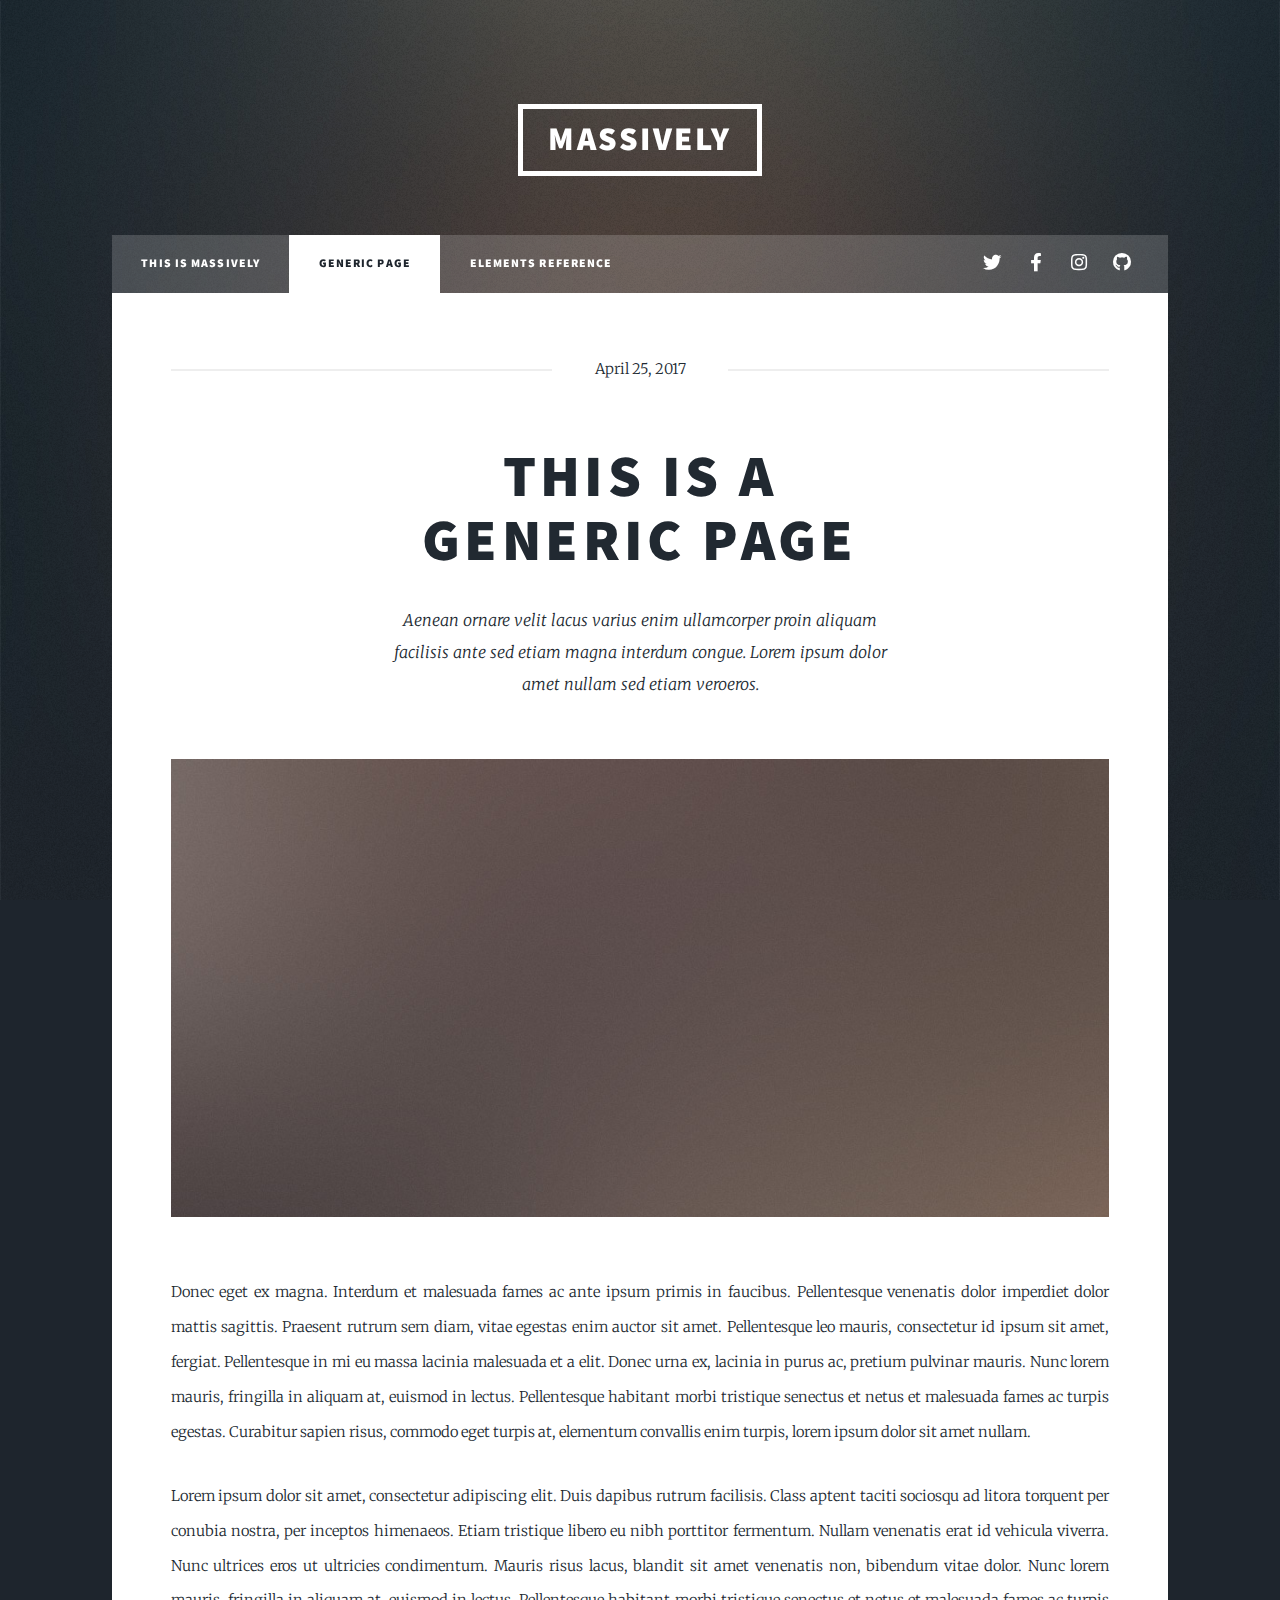
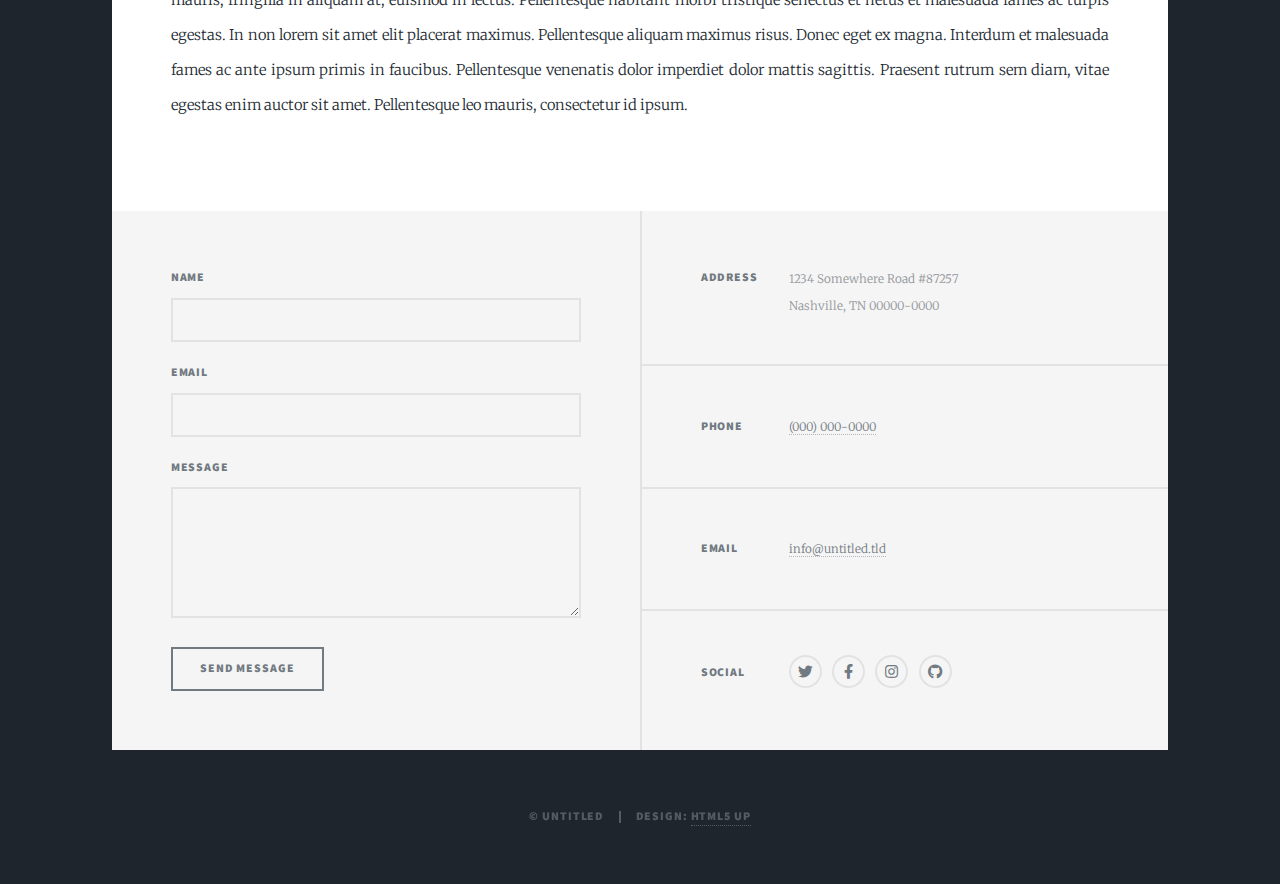
<file: generic.html>
<!DOCTYPE HTML>
<!--
	Massively by HTML5 UP
	html5up.net | @ajlkn
	Free for personal and commercial use under the CCA 3.0 license (html5up.net/license)
-->
<html>
	<head>
		<title>Generic Page - Massively by HTML5 UP</title>
		<meta charset="utf-8" />
		<meta name="viewport" content="width=device-width, initial-scale=1, user-scalable=no" />
		<link rel="stylesheet" href="assets/css/main.css" />
		<noscript><link rel="stylesheet" href="assets/css/noscript.css" /></noscript>
	</head>
	<body class="is-preload">

		<!-- Wrapper -->
			<div id="wrapper">

				<!-- Header -->
					<header id="header">
						<a href="index.html" class="logo">Massively</a>
					</header>

				<!-- Nav -->
					<nav id="nav">
						<ul class="links">
							<li><a href="index.html">This is Massively</a></li>
							<li class="active"><a href="generic.html">Generic Page</a></li>
							<li><a href="elements.html">Elements Reference</a></li>
						</ul>
						<ul class="icons">
							<li><a href="#" class="icon brands fa-twitter"><span class="label">Twitter</span></a></li>
							<li><a href="#" class="icon brands fa-facebook-f"><span class="label">Facebook</span></a></li>
							<li><a href="#" class="icon brands fa-instagram"><span class="label">Instagram</span></a></li>
							<li><a href="#" class="icon brands fa-github"><span class="label">GitHub</span></a></li>
						</ul>
					</nav>

				<!-- Main -->
					<div id="main">

						<!-- Post -->
							<section class="post">
								<header class="major">
									<span class="date">April 25, 2017</span>
									<h1>This is a<br />
									Generic Page</h1>
									<p>Aenean ornare velit lacus varius enim ullamcorper proin aliquam<br />
									facilisis ante sed etiam magna interdum congue. Lorem ipsum dolor<br />
									amet nullam sed etiam veroeros.</p>
								</header>
								<div class="image main"><img src="images/pic01.jpg" alt="" /></div>
								<p>Donec eget ex magna. Interdum et malesuada fames ac ante ipsum primis in faucibus. Pellentesque venenatis dolor imperdiet dolor mattis sagittis. Praesent rutrum sem diam, vitae egestas enim auctor sit amet. Pellentesque leo mauris, consectetur id ipsum sit amet, fergiat. Pellentesque in mi eu massa lacinia malesuada et a elit. Donec urna ex, lacinia in purus ac, pretium pulvinar mauris. Nunc lorem mauris, fringilla in aliquam at, euismod in lectus. Pellentesque habitant morbi tristique senectus et netus et malesuada fames ac turpis egestas. Curabitur sapien risus, commodo eget turpis at, elementum convallis enim turpis, lorem ipsum dolor sit amet nullam.</p>
								<p>Lorem ipsum dolor sit amet, consectetur adipiscing elit. Duis dapibus rutrum facilisis. Class aptent taciti sociosqu ad litora torquent per conubia nostra, per inceptos himenaeos. Etiam tristique libero eu nibh porttitor fermentum. Nullam venenatis erat id vehicula viverra. Nunc ultrices eros ut ultricies condimentum. Mauris risus lacus, blandit sit amet venenatis non, bibendum vitae dolor. Nunc lorem mauris, fringilla in aliquam at, euismod in lectus. Pellentesque habitant morbi tristique senectus et netus et malesuada fames ac turpis egestas. In non lorem sit amet elit placerat maximus. Pellentesque aliquam maximus risus. Donec eget ex magna. Interdum et malesuada fames ac ante ipsum primis in faucibus. Pellentesque venenatis dolor imperdiet dolor mattis sagittis. Praesent rutrum sem diam, vitae egestas enim auctor sit amet. Pellentesque leo mauris, consectetur id ipsum.</p>
							</section>

					</div>

				<!-- Footer -->
					<footer id="footer">
						<section>
							<form method="post" action="#">
								<div class="fields">
									<div class="field">
										<label for="name">Name</label>
										<input type="text" name="name" id="name" />
									</div>
									<div class="field">
										<label for="email">Email</label>
										<input type="text" name="email" id="email" />
									</div>
									<div class="field">
										<label for="message">Message</label>
										<textarea name="message" id="message" rows="3"></textarea>
									</div>
								</div>
								<ul class="actions">
									<li><input type="submit" value="Send Message" /></li>
								</ul>
							</form>
						</section>
						<section class="split contact">
							<section class="alt">
								<h3>Address</h3>
								<p>1234 Somewhere Road #87257<br />
								Nashville, TN 00000-0000</p>
							</section>
							<section>
								<h3>Phone</h3>
								<p><a href="#">(000) 000-0000</a></p>
							</section>
							<section>
								<h3>Email</h3>
								<p><a href="#">info@untitled.tld</a></p>
							</section>
							<section>
								<h3>Social</h3>
								<ul class="icons alt">
									<li><a href="#" class="icon brands alt fa-twitter"><span class="label">Twitter</span></a></li>
									<li><a href="#" class="icon brands alt fa-facebook-f"><span class="label">Facebook</span></a></li>
									<li><a href="#" class="icon brands alt fa-instagram"><span class="label">Instagram</span></a></li>
									<li><a href="#" class="icon brands alt fa-github"><span class="label">GitHub</span></a></li>
								</ul>
							</section>
						</section>
					</footer>

				<!-- Copyright -->
					<div id="copyright">
						<ul><li>&copy; Untitled</li><li>Design: <a href="https://html5up.net">HTML5 UP</a></li></ul>
					</div>

			</div>

		<!-- Scripts -->
			<script src="assets/js/jquery.min.js"></script>
			<script src="assets/js/jquery.scrollex.min.js"></script>
			<script src="assets/js/jquery.scrolly.min.js"></script>
			<script src="assets/js/browser.min.js"></script>
			<script src="assets/js/breakpoints.min.js"></script>
			<script src="assets/js/util.js"></script>
			<script src="assets/js/main.js"></script>

	</body>
</html>
</file>
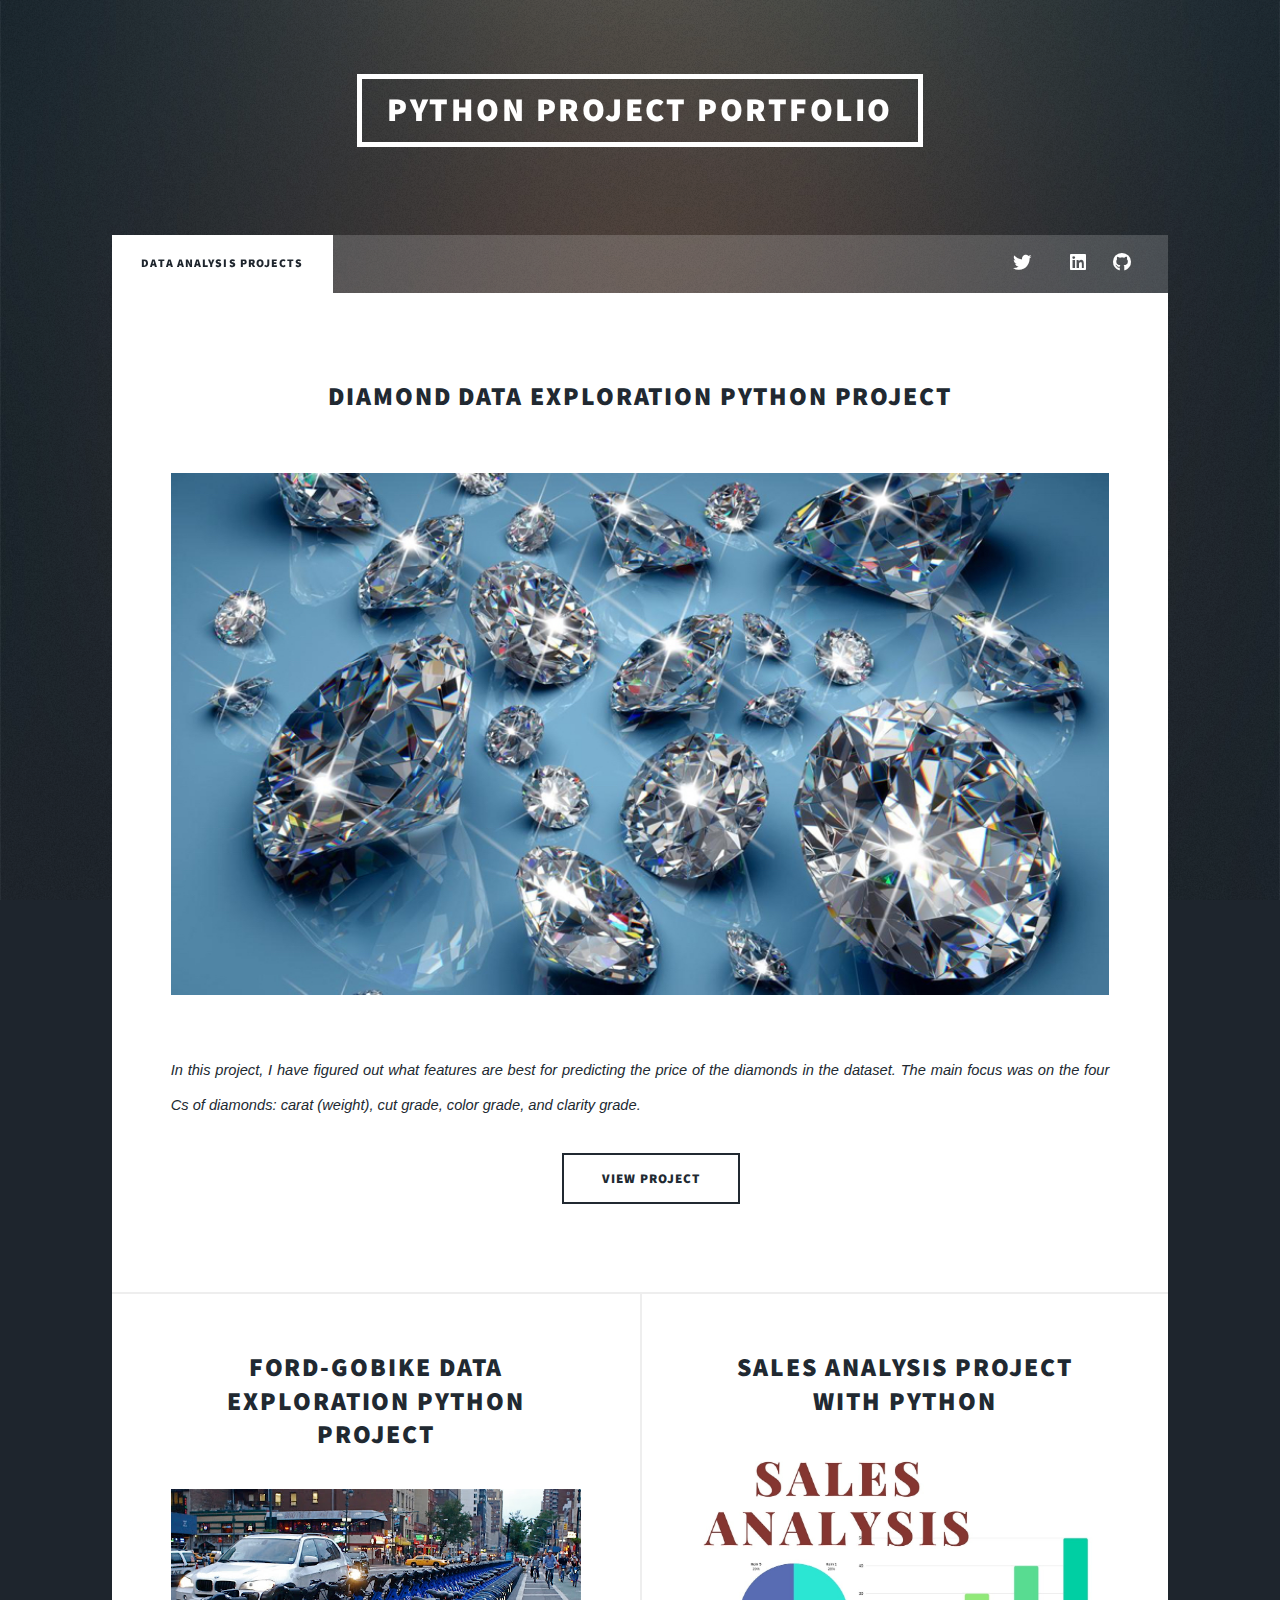
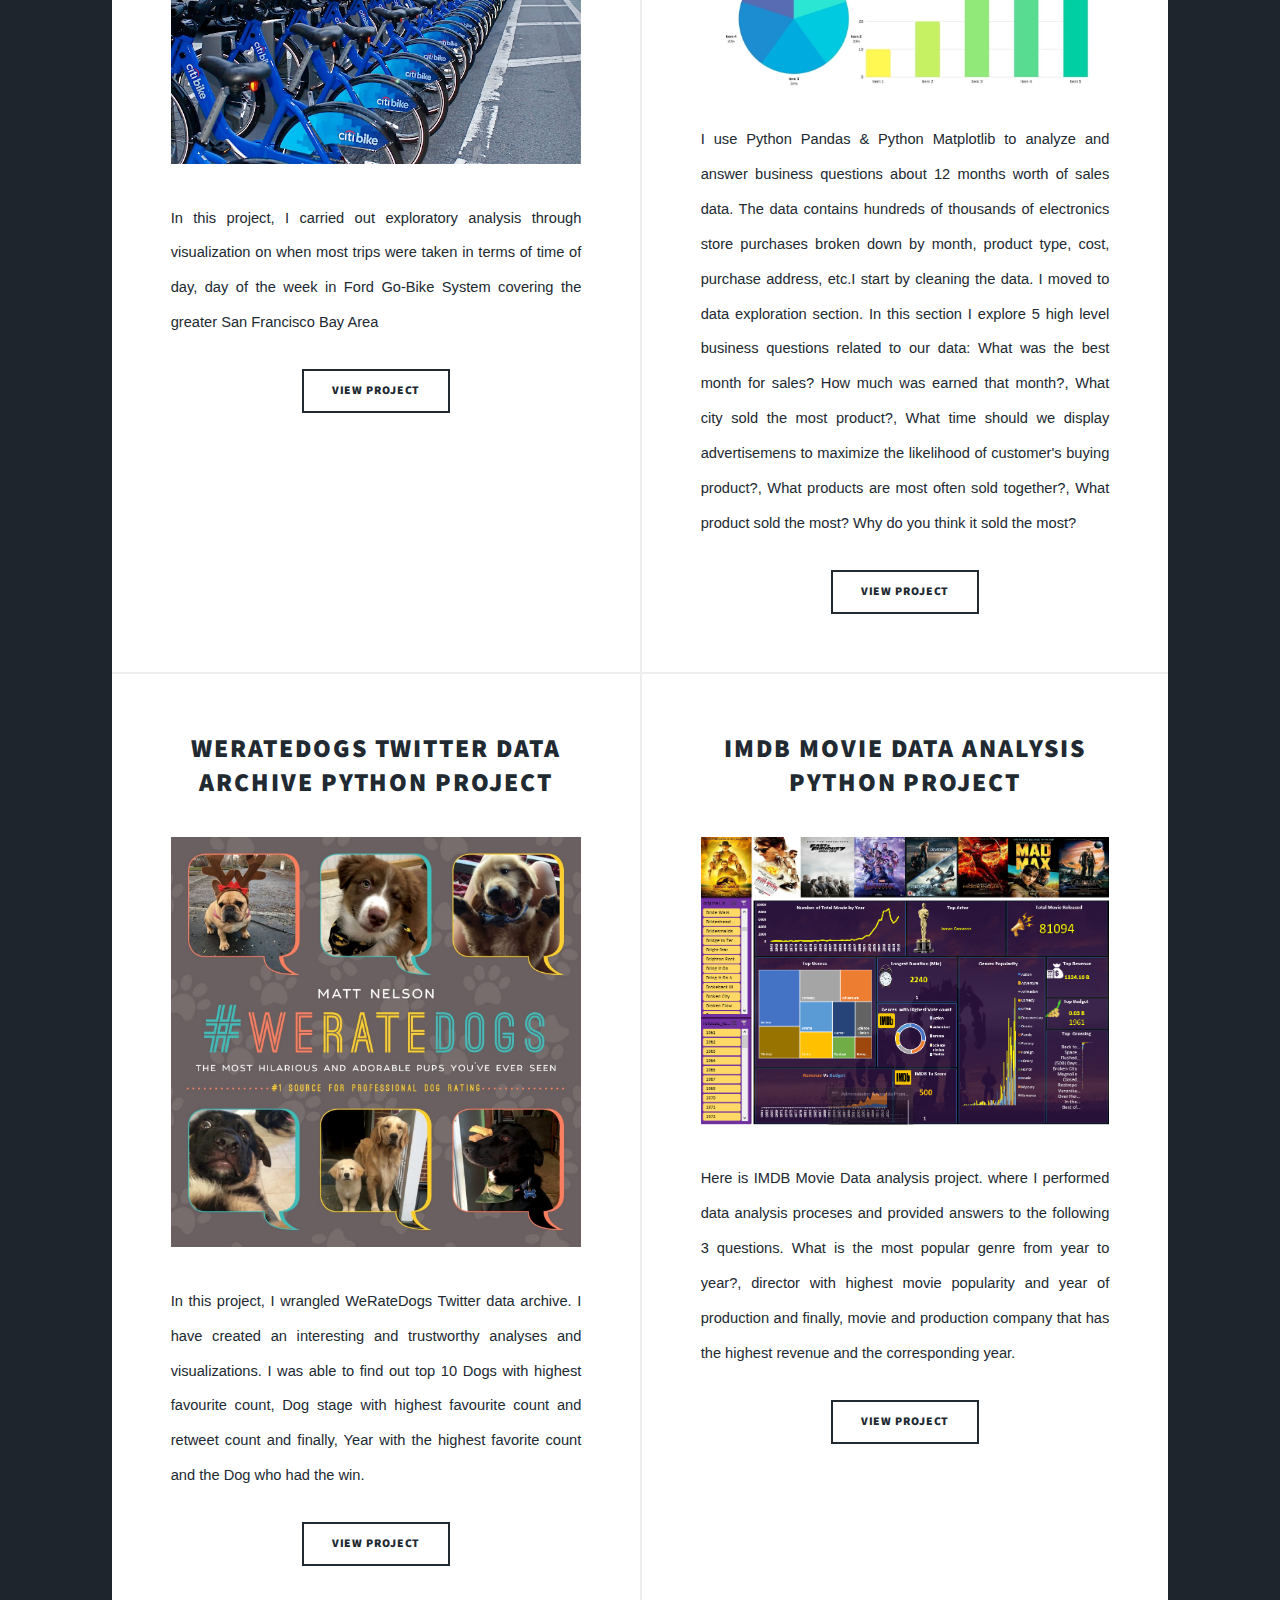
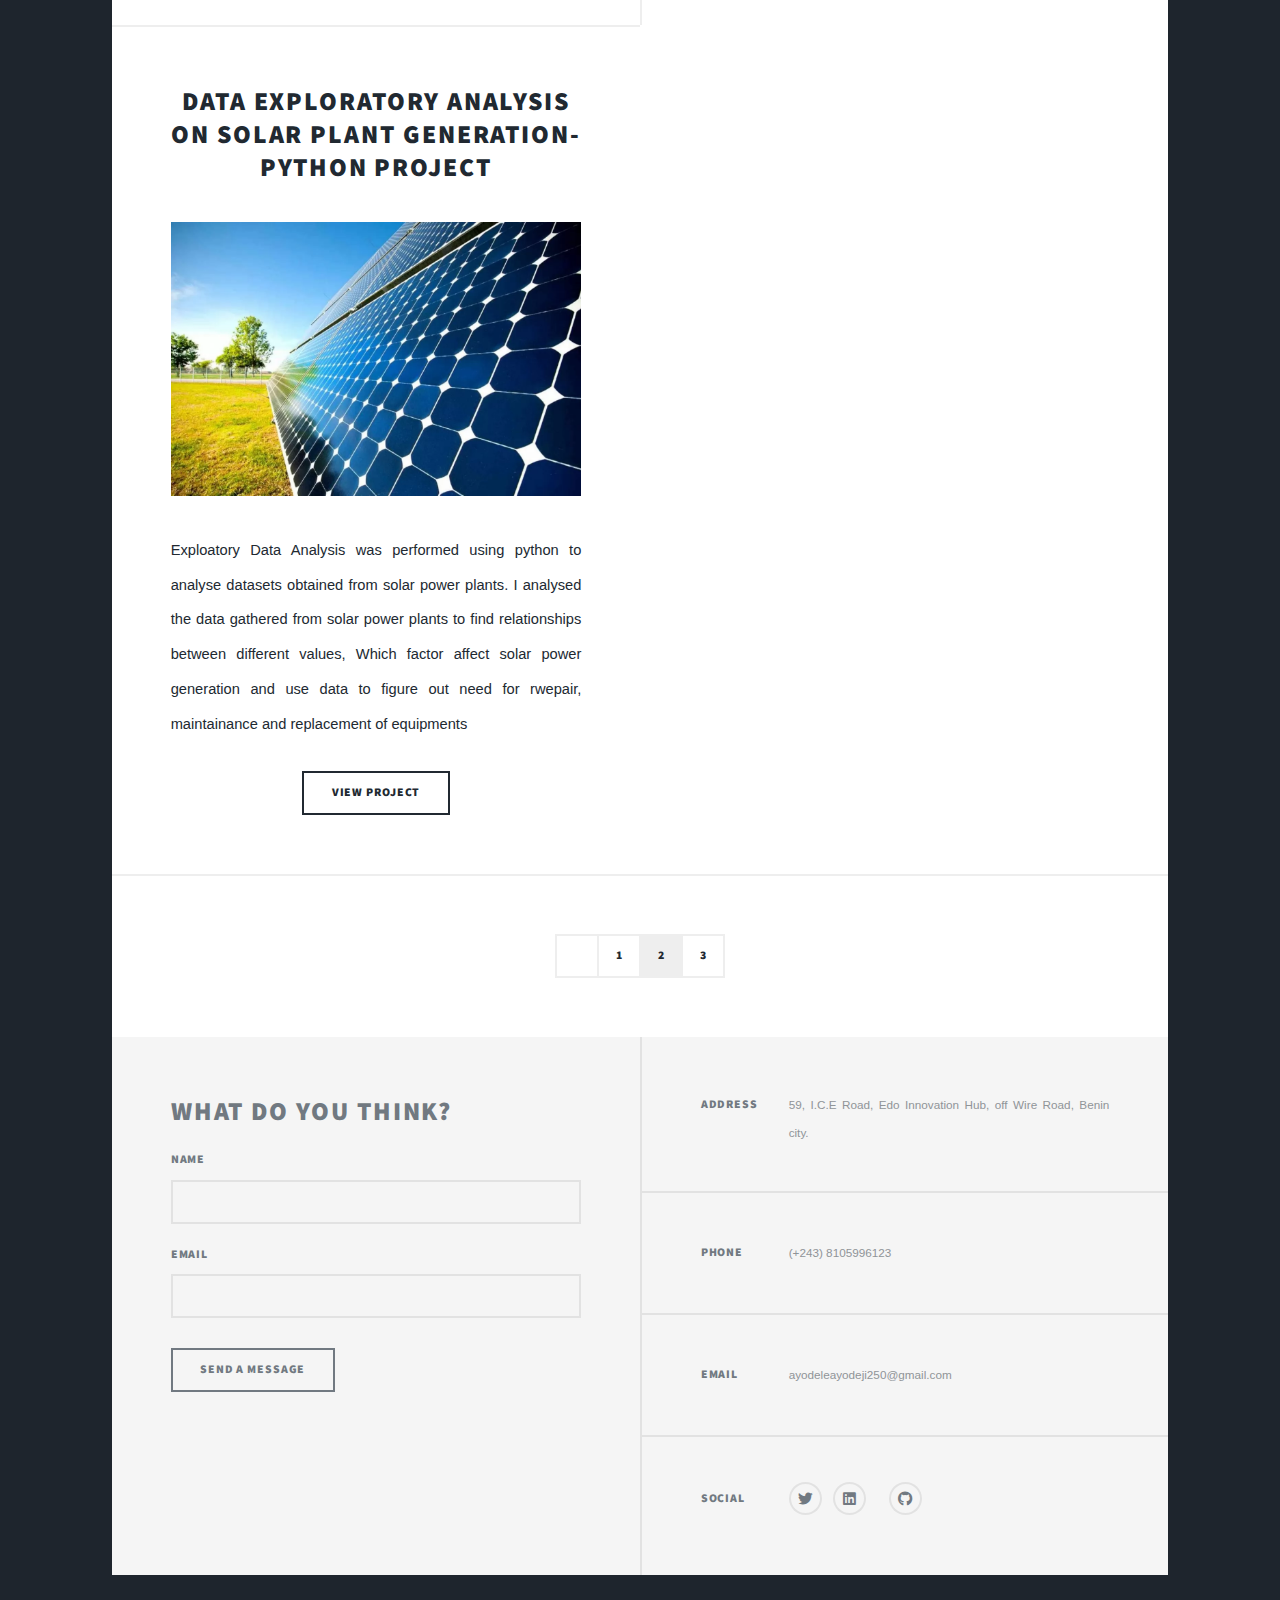
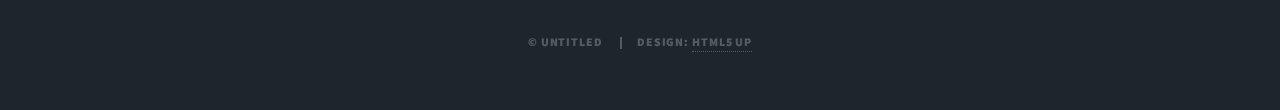
<file: page2.html>
<!DOCTYPE HTML>
<!--
	Massively by HTML5 UP
	html5up.net | @ajlkn
	Free for personal and commercial use under the CCA 3.0 license (html5up.net/license)
-->
<html>

<head>
	<title>Ayodele Ayodeji Analysis Portfolio</title>
	<meta charset="utf-8" />
	<meta name="viewport" content="width=device-width, initial-scale=1, user-scalable=no" />
	<link rel="stylesheet" href="assets/css/main.css" />
	<noscript>
		<link rel="stylesheet" href="assets/css/noscript.css" />
	</noscript>
	<link rel="stylesheet" href="assets/css/styles.css">
</head>

<body class="is-preload">

	<!-- Wrapper -->
	<div id="wrapper" class="fade-in">



		<!-- Header -->
		<!-- Header -->
		<header id="header">
			<h1 class="logo">Python Project Portfolio</h1>
		</header>

		<!-- Nav -->
		<nav id="nav">
			<ul class="links">
				<li class="active"><a>Data Analysis Projects</a></li>

			</ul>
			<ul class="icons">
				<li><a href="https://twitter.com/Ayo_dataanalyst" class="icon brands fa-twitter"><span
							class="label">Twitter</span></a></li>
				<li><a href="https://www.linkedin.com/in/ayodele-ayodeji-32b06b23b/"
						class="icon brands fa-linkedIn"><span class="label">LinkedIn</span></a></li>
				<li><a href="https://www.linkedin.com/in/ayodele-ayodeji-32b06b23b/"
						class="icon brands fa-linkedin"><span class="label">LinkedIn</span></a></li>
				<li><a href="https://github.com/Fortunatetech" class="icon brands fa-github"><span
							class="label">GitHub</span></a></li>
			</ul>
		</nav>

		<!-- Main -->
		<div id="main">

			<!-- Featured Post -->
			<article class="post featured">
				<h2><a href="https://github.com/Fortunatetech/Diamond-Data-Exploration-Python-Project">Diamond Data
						Exploration Python Project<br></a></h2>

				<a href="https://github.com/Fortunatetech/Diamond-Data-Exploration-Python-Project"
					class="image main"><img src="images/diamond.jpg" alt="" /></a>
				<header style="text-align: center;">

					<p class="actions special">In this project, I have figured out what features are best for predicting
						the price of
						the diamonds in the dataset. The main focus was on the four Cs of diamonds: carat (weight), cut
						grade, color grade, and clarity grade.</p>
				</header>
				<ul>
					<li style="list-style: none;"><a
							href="https://github.com/Fortunatetech/Diamond-Data-Exploration-Python-Project"
							class="button large">View Project</a></li>
				</ul>
			</article>

			<!-- Posts -->
			<section class="posts">
				<article>
					<header>
						<h2><a href="https://github.com/Fortunatetech/Ford-GoBike-System-Udacity-Project">Ford-GoBike
								Data Exploration Python Project<br />

					</header>
					<a href="https://github.com/Fortunatetech/Ford-GoBike-System-Udacity-Project" class="image fit"><img
							src="images/pics.jpg" alt="" /></a>
					<p>In this project, I carried out exploratory analysis through visualization on when most trips were
						taken in terms of time of day, day of the week in Ford Go-Bike System covering the greater San
						Francisco Bay Area</p>
					<ul class="actions special">
						<li><a href="https://github.com/Fortunatetech/Ford-GoBike-System-Udacity-Project"
								class="button">View project</a></li>
					</ul>
				</article>
				<article>
					<header>

						<h2><a href="https://github.com/Fortunatetech/Sales-Analysis-Project-with-Python">Sales Analysis
								Project with Python<br />
							</a></h2>
					</header>
					<a href="https://github.com/Fortunatetech/Sales-Analysis-Project-with-Python" class="image fit"><img
							src="images/R.jpg" alt="" /></a>
					<p>I use Python Pandas & Python Matplotlib to analyze and answer business questions about 12 months
						worth of sales data. The data contains hundreds of thousands of electronics store purchases
						broken down by month, product type, cost, purchase address, etc.I start by cleaning the data. I
						moved to data exploration section. In this section I explore 5 high level business questions
						related to our data: What was the best month for sales? How much was earned that month?, What
						city sold the most product?, What time should we display advertisemens to maximize the
						likelihood of customer's buying product?, What products are most often sold together?, What
						product sold the most? Why do you think it sold the most?</p>
					<ul class="actions special">
						<li><a href="https://github.com/Fortunatetech/Sales-Analysis-Project-with-Python"
								class="button">view project</a></li>
					</ul>
				</article>
				<article>
					<header>

						<h2><a href="https://github.com/Fortunatetech/WeRateDog-Udacity-project">WeRateDogs Twitter Data
								Archive Python Project<br />
							</a></h2>
					</header>
					<a href="https://github.com/Fortunatetech/WeRateDog-Udacity-project" class="image fit"><img
							src="images/pics 2.jpg" alt="" /></a>
					<p>In this project, I wrangled WeRateDogs Twitter data archive. I have created an interesting and
						trustworthy analyses and visualizations. I was able to find out top 10 Dogs with highest
						favourite count, Dog stage with highest favourite count and retweet count and finally, Year with
						the highest favorite count and the Dog who had the win.</p>
					<ul class="actions special">
						<li><a href="https://github.com/Fortunatetech/WeRateDog-Udacity-project" class="button">view
								project</a></li>
					</ul>
				</article>
				<article>
					<header>
						<h2><a href="https://github.com/Fortunatetech/IMDB-Movie-Udacity-project">IMDB Movie Data
								analysis Python project<br />
							</a></h2>
					</header>
					<a href="https://github.com/Fortunatetech/IMDB-Movie-Udacity-project" class="image fit"><img
							src="images/viz 2.png" alt="" /></a>
					<p>Here is IMDB Movie Data analysis project. where I performed data analysis proceses and provided
						answers to the following 3 questions. What is the most popular genre from year to year?,
						director with highest movie popularity and year of production and finally, movie and production
						company that has the highest revenue and the corresponding year.</p>
					<ul class="actions special">
						<li><a href="https://github.com/Fortunatetech/IMDB-Movie-Udacity-project" class="button">view
								project</a></li>
					</ul>
				</article>
				<article>
					<header>

						<h2><a href="https://github.com/Fortunatetech/Solar-Plant-Generation-exploration-Project">Data
								Exploratory Analysis on Solar Plant Generation- Python Project<br />
							</a></h2>
					</header>
					<a href="https://github.com/Fortunatetech/Solar-Plant-Generation-exploration-Project"
						class="image fit"><img src="images/pics solar.webp" alt="" /></a>
					<p>Exploatory Data Analysis was performed using python to analyse datasets obtained from solar power
						plants. I analysed the data gathered from solar power plants to find relationships between
						different values, Which factor affect solar power generation and use data to figure out need for
						rwepair, maintainance and replacement of equipments</p>
					<ul class="actions special">
						<li><a href="https://github.com/Fortunatetech/Solar-Plant-Generation-exploration-Project"
								class="button">view project</a></li>
					</ul>
				</article>
			</section>

			<!-- Footer -->
			<footer>
				<div class="pagination">
					<a href="index.html" class="page"></a>
					<a href="index.html" class="page">1</a>
					<a href="page2.html" class="page active">2</a>
					<a href="page3.html" class="page ">3</a>

				</div>
			</footer>

		</div>

		<!-- Footer -->
		<footer id="footer">
			<section>
				<h2>What do you think?</h2>
				<form action="mailto:ayodeleayodeji250@gmail.com" method="get">
					<div class="fields">
						<div class="field">
							<label for="name">Name</label>
							<input type="text" name="name" id="name" minlength="5" required />
						</div>
						<div class="field">
							<label for="email">Email</label>
							<input type="email" name="email" id="email" required />
						</div>
					</div>
					<button type="submit">Send a Message</button>
				</form>
			</section>
			<section class="split contact">
				<section class="alt">
					<h3>Address</h3>
					<p>59, I.C.E Road, Edo Innovation Hub, off Wire Road, Benin city.<br /></p>
				</section>
				<section>
					<h3>Phone</h3>
					<p>(+243) 8105996123</p>
				</section>
				<section>
					<h3>Email</h3>
					<p>ayodeleayodeji250@gmail.com</p>
				</section>
				<section>
					<h3>Social</h3>
					<ul class="icons alt">
						<li><a href="https://twitter.com/Ayo_dataanalyst" class="icon brands alt fa-twitter"><span
									class="label">Twitter</span></a></li>
						<li><a href="https://www.linkedin.com/in/ayodele-ayodeji-32b06b23b/"
								class="icon brands alt fa-linkedin"><span class="label">LinkedIn</span></a></li>
						<li><a href="#" class="icon brands alt fa-linkedIn"><span class="label">LinkedIn</span></a></li>
						<li><a href="https://github.com/Fortunatetech" class="icon brands alt fa-github"><span
									class="label">GitHub</span></a></li>
					</ul>
				</section>
			</section>
		</footer>

		<!-- Copyright -->
		<div id="copyright">
			<ul>
				<li>&copy; Untitled</li>
				<li>Design: <a href="https://html5up.net">HTML5 UP</a></li>
			</ul>
		</div>

	</div>

	<!-- Scripts -->
	<script src="assets/js/jquery.min.js"></script>
	<script src="assets/js/jquery.scrollex.min.js"></script>
	<script src="assets/js/jquery.scrolly.min.js"></script>
	<script src="assets/js/browser.min.js"></script>
	<script src="assets/js/breakpoints.min.js"></script>
	<script src="assets/js/util.js"></script>
	<script src="assets/js/main.js"></script>

</body>

</html>
</file>
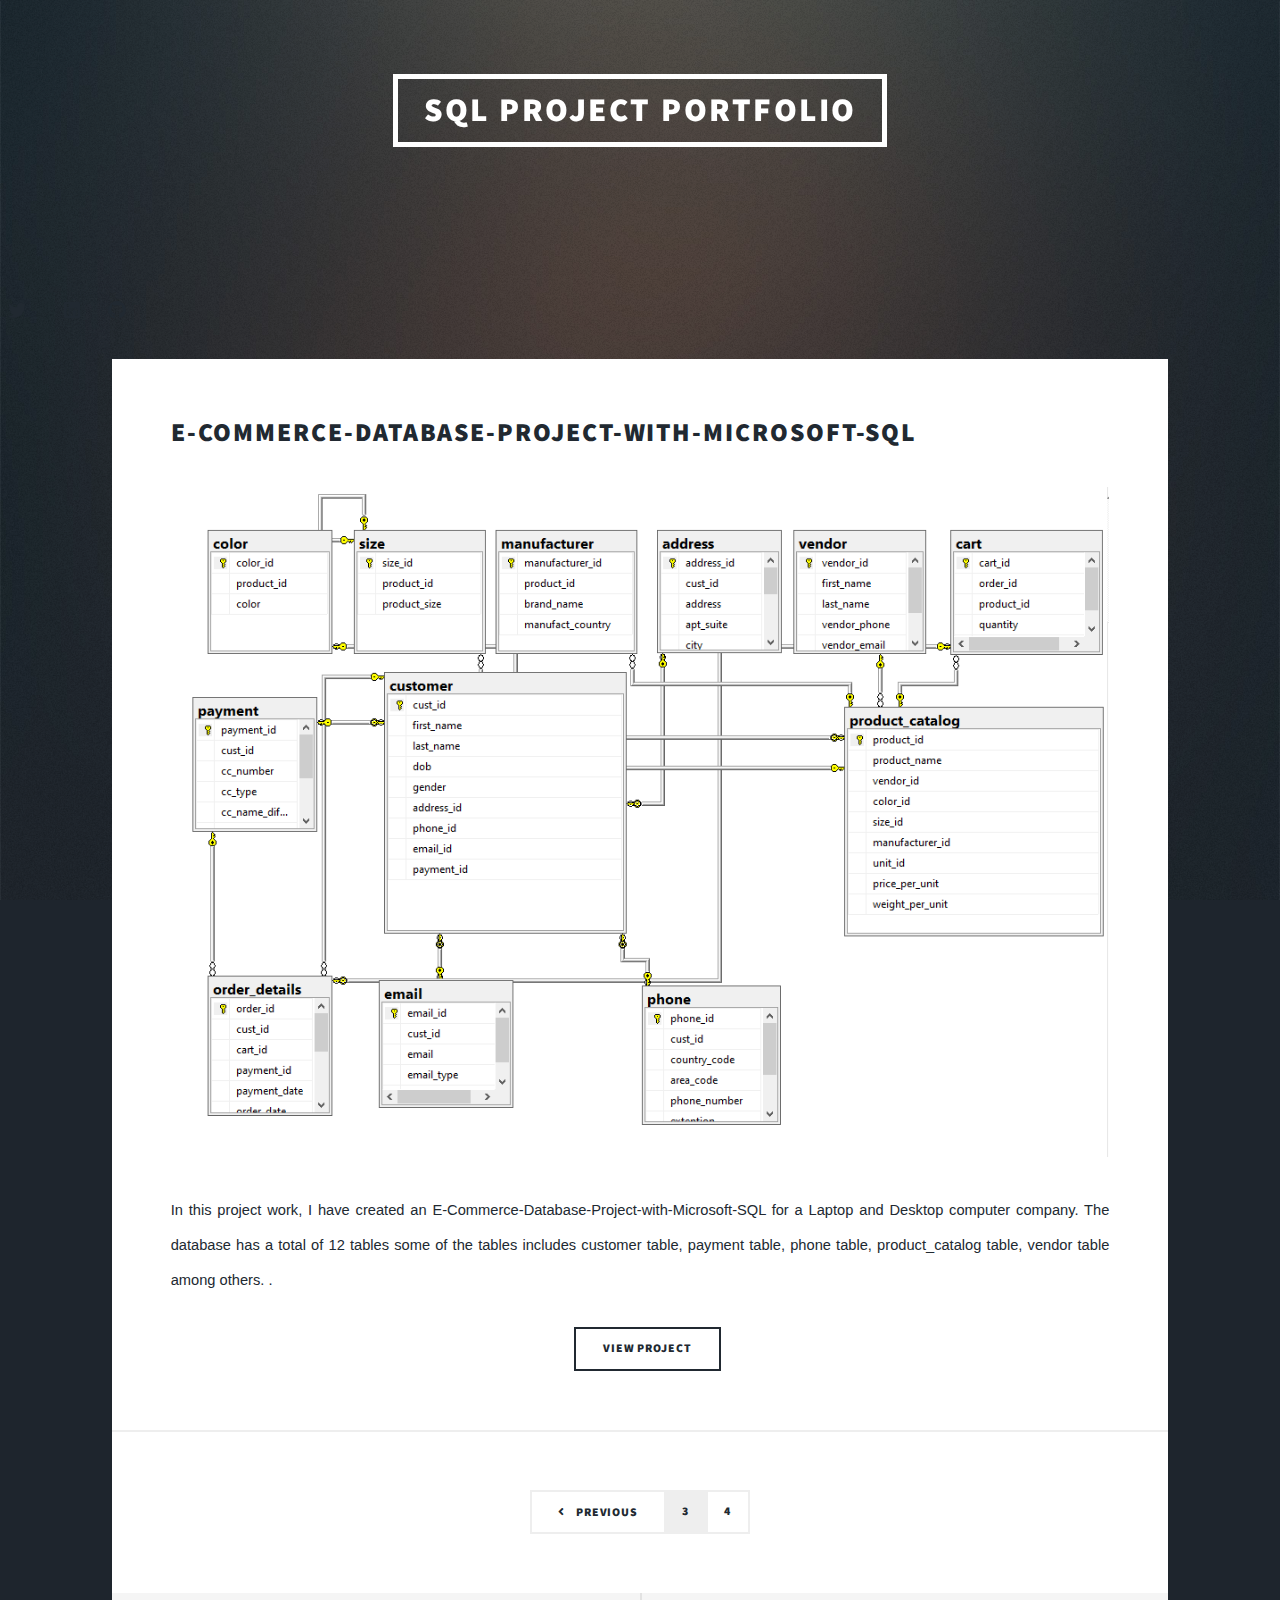
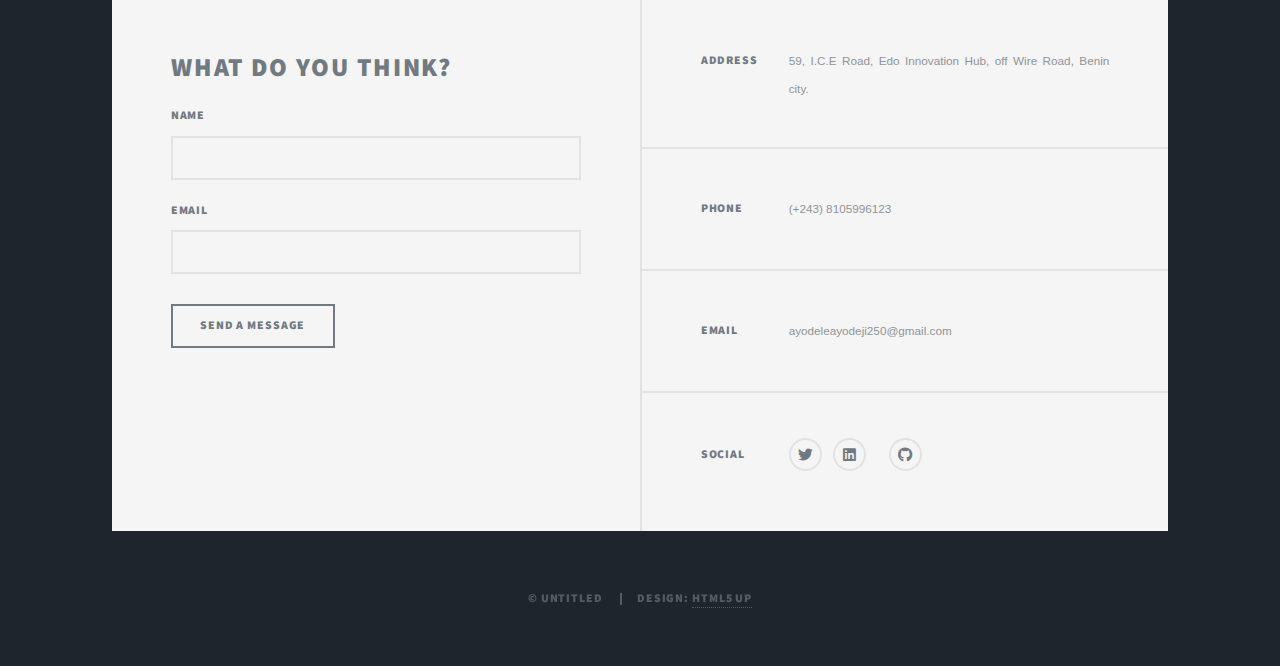
<file: page3.html>
<!DOCTYPE HTML>
<!--
	Massively by HTML5 UP
	html5up.net | @ajlkn
	Free for personal and commercial use under the CCA 3.0 license (html5up.net/license)
-->
<html>

<head>
	<title>Ayodele Ayodeji Analysis Portfolio</title>
	<meta charset="utf-8" />
	<meta name="viewport" content="width=device-width, initial-scale=1, user-scalable=no" />
	<link rel="stylesheet" href="assets/css/main.css" />
	<noscript>
		<link rel="stylesheet" href="assets/css/noscript.css" />
	</noscript>
	<link rel="stylesheet" href="assets/css/styles.css">
</head>

<body class="is-preload">

	<!-- Wrapper -->
	<div id="wrapper" class="fade-in">



		<!-- Header -->
		<header id="header">
			<h1 class="logo">SQL Project Portfolio</h1>
		</header>

		<!-- Nav -->
		<nav id="nav topnav">
			<ul class="icons">
				<li><a href="https://twitter.com/Ayo_dataanalyst" class="icon brands fa-twitter"><span
							class="label">Twitter</span></a></li>
				<li><a href="https://www.linkedin.com/in/ayodele-ayodeji-32b06b23b/"
						class="icon brands fa-linkedIn"><span class="label">LinkedIn</span></a></li>
				<li><a href="https://www.linkedin.com/in/ayodele-ayodeji-32b06b23b/"
						class="icon brands fa-linkedin"><span class="label">LinkedIn</span></a></li>
				<li><a href="https://github.com/Fortunatetech" class="icon brands fa-github"><span
							class="label">GitHub</span></a></li>
			</ul>
		</nav>

		<!-- Main -->
		<div id="main">

			<!-- Featured Post -->
			<article>
				<header>
					<h2><a
							href=""> E-Commerce-Database-Project-with-Microsoft-SQL
							<br />
						</a></h2>
				</header>
				<a href="https://github.com/Fortunatetech/E-Commerce-Database-Project-with-Microsoft-SQL"
					class="image fit"><img src="images/E-Commerce Database EERT Diagram.png" alt="" /></a>
				<p>  In this project work, I have created an E-Commerce-Database-Project-with-Microsoft-SQL for a Laptop and Desktop computer company. The database has a total of 12 tables some of the tables includes customer table, payment table, phone table, product_catalog table, vendor table among others.
					.<a
						href=""></p>
				<ul class="actions special">
					<li><a href="https://github.com/Fortunatetech/E-Commerce-Database-Project-with-Microsoft-SQL"
							class="button">view project</a></li>
				</ul>
			</article>

			<!-- Posts -->
			<!--  -->

			<!-- Footer -->
			<footer>
				<div class="pagination">
					<a href="index.html" class="previous">Previous</a>
					
					<a href="page3.html" class="page active ">3</a>
					<a href="page4.html" class="page ">4</a>

				</div>
			</footer>

		</div>


		<!-- Footer -->
		<footer id="footer">
			<section>
				<h2>What do you think?</h2>
				<form action="mailto:ayodeleayodeji250@gmail.com" method="get">
					<div class="fields">
						<div class="field">
							<label for="name">Name</label>
							<input type="text" name="name" id="name" minlength="5" required />
						</div>
						<div class="field">
							<label for="email">Email</label>
							<input type="email" name="email" id="email" required />
						</div>
					</div>
					<button type="submit">Send a Message</button>
				</form>
			</section>
			<section class="split contact">
				<section class="alt">
					<h3>Address</h3>
					<p>59, I.C.E Road, Edo Innovation Hub, off Wire Road, Benin city.<br /></p>
				</section>
				<section>
					<h3>Phone</h3>
					<p>(+243) 8105996123</p>
				</section>
				<section>
					<h3>Email</h3>
					<p>ayodeleayodeji250@gmail.com</p>
				</section>
				<section>
					<h3>Social</h3>
					<ul class="icons alt">
						<li><a href="https://twitter.com/Ayo_dataanalyst" class="icon brands alt fa-twitter"><span
									class="label">Twitter</span></a></li>
						<li><a href="https://www.linkedin.com/in/ayodele-ayodeji-32b06b23b/"
								class="icon brands alt fa-linkedin"><span class="label">LinkedIn</span></a></li>
						<li><a href="#" class="icon brands alt fa-linkedIn"><span class="label">LinkedIn</span></a></li>
						<li><a href="https://github.com/Fortunatetech" class="icon brands alt fa-github"><span
									class="label">GitHub</span></a></li>
					</ul>
				</section>
			</section>
		</footer>

		<!-- Copyright -->
		<div id="copyright">
			<ul>
				<li>&copy; Untitled</li>
				<li>Design: <a href="https://html5up.net">HTML5 UP</a></li>
			</ul>
		</div>

	</div>

	<!-- Scripts -->
	<script src="assets/js/jquery.min.js"></script>
	<script src="assets/js/jquery.scrollex.min.js"></script>
	<script src="assets/js/jquery.scrolly.min.js"></script>
	<script src="assets/js/browser.min.js"></script>
	<script src="assets/js/breakpoints.min.js"></script>
	<script src="assets/js/util.js"></script>
	<script src="assets/js/main.js"></script>

</body>

</html>
</file>
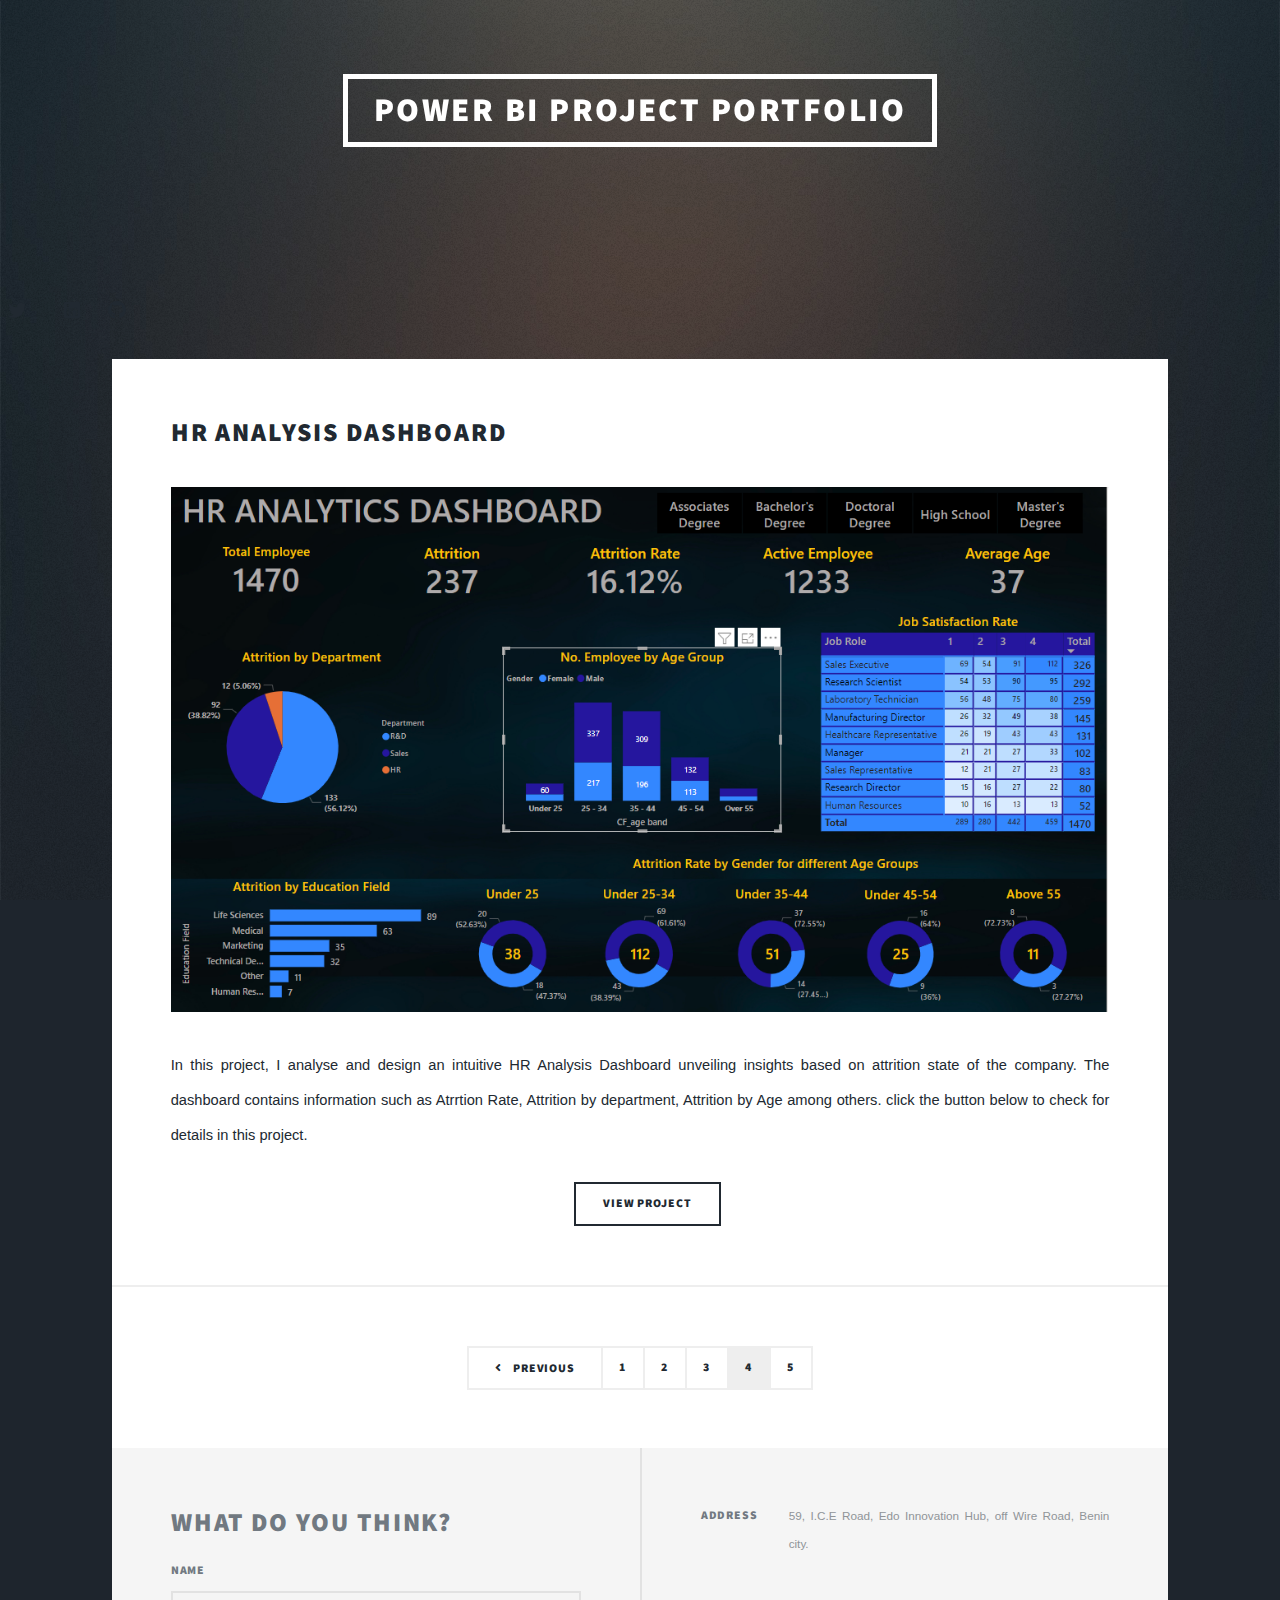
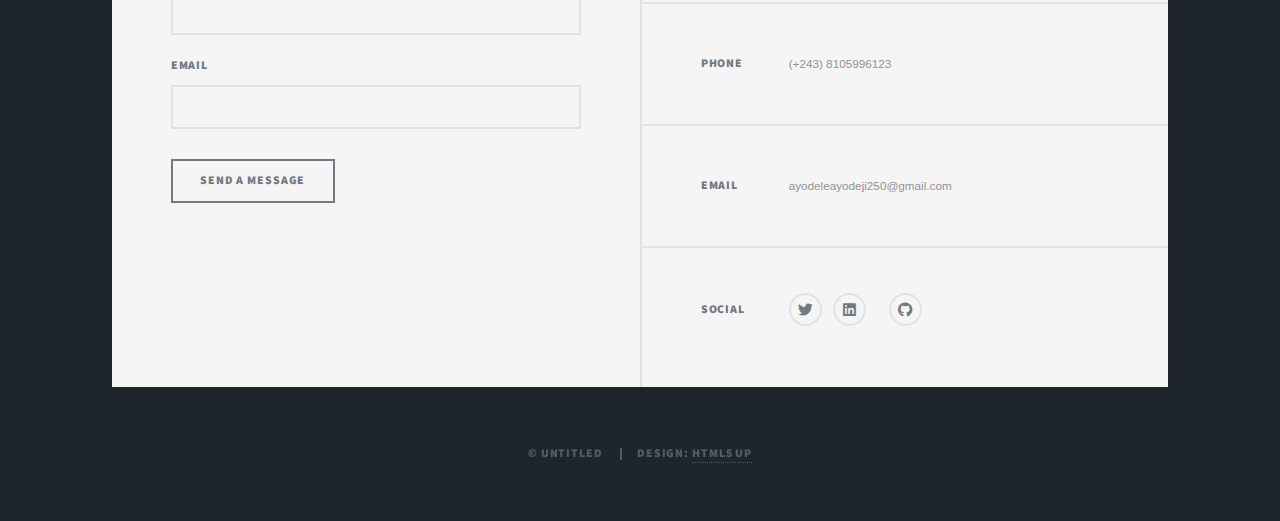
<file: page4.html>
<!DOCTYPE HTML>
<!--
	Massively by HTML5 UP
	html5up.net | @ajlkn
	Free for personal and commercial use under the CCA 3.0 license (html5up.net/license)
-->
<html>

<head>
	<title>Ayodele Ayodeji Analysis Portfolio</title>
	<meta charset="utf-8" />
	<meta name="viewport" content="width=device-width, initial-scale=1, user-scalable=no" />
	<link rel="stylesheet" href="assets/css/main.css" />
	<noscript>
		<link rel="stylesheet" href="assets/css/noscript.css" />
	</noscript>
	<link rel="stylesheet" href="assets/css/styles.css">
</head>

<body class="is-preload">

	<!-- Wrapper -->
	<div id="wrapper" class="fade-in">



		<!-- Header -->
		<header id="header">
			<h1 class="logo">power bi project portfolio</h1>
		</header>

		<!-- Nav -->
		<nav id="nav topnav">
			<ul class="icons">
				<li><a href="https://twitter.com/Ayo_dataanalyst" class="icon brands fa-twitter"><span
							class="label">Twitter</span></a></li>
				<li><a href="https://www.linkedin.com/in/ayodele-ayodeji-32b06b23b/"
						class="icon brands fa-linkedIn"><span class="label">LinkedIn</span></a></li>
				<li><a href="https://www.linkedin.com/in/ayodele-ayodeji-32b06b23b/"
						class="icon brands fa-linkedin"><span class="label">LinkedIn</span></a></li>
				<li><a href="https://github.com/Fortunatetech" class="icon brands fa-github"><span
							class="label">GitHub</span></a></li>
			</ul>
		</nav>

		<!-- Main -->
		<div id="main">

			<!-- Featured Post -->
			<article>
				<header>
					<h2><a
							href=""> HR ANALYSIS DASHBOARD
							<br />
						</a></h2>
				</header>
				<a href="https://github.com/Fortunatetech/HR-Dashboard-Analytics-Power-Bi-Project"
					class="image fit"><img src="images/power bi hr.png" alt="" /></a>
				<p>  In this project, I analyse and design an intuitive HR Analysis Dashboard unveiling insights based on attrition state of the company. The dashboard contains information such as Atrrtion Rate, Attrition by department, Attrition by Age among others. click the button below to check for details in this project.<a
						href="https://www.airbnb.org/about"></p>
				<ul class="actions special">
					<li><a href="https://public.tableau.com/app/profile/ayodele.ayodeji/viz/HRDataAnalyticsDashboard_16746443931470/HRAnalyticdashboard"
							class="button">view project</a></li>
				</ul>
			</article>

			<!-- Posts -->
			
			<!-- Footer -->
			<footer>
				<div class="pagination">
					<a href="index.html" class="previous">Previous</a>
					<a href="index.html" class="page">1</a>
					<a href="page2.html" class="page">2</a>
					<a href="page3.html" class="page">3</a>
                    <a href="page4.html" class="page active">4</a>
					<a href="page5.html" class="page ">5</a>

				</div>
			</footer>

		</div>


		<!-- Footer -->
		<footer id="footer">
			<section>
				<h2>What do you think?</h2>
				<form action="mailto:ayodeleayodeji250@gmail.com" method="get">
					<div class="fields">
						<div class="field">
							<label for="name">Name</label>
							<input type="text" name="name" id="name" minlength="5" required />
						</div>
						<div class="field">
							<label for="email">Email</label>
							<input type="email" name="email" id="email" required />
						</div>
					</div>
					<button type="submit">Send a Message</button>
				</form>
			</section>
			<section class="split contact">
				<section class="alt">
					<h3>Address</h3>
					<p>59, I.C.E Road, Edo Innovation Hub, off Wire Road, Benin city.<br /></p>
				</section>
				<section>
					<h3>Phone</h3>
					<p>(+243) 8105996123</p>
				</section>
				<section>
					<h3>Email</h3>
					<p>ayodeleayodeji250@gmail.com</p>
				</section>
				<section>
					<h3>Social</h3>
					<ul class="icons alt">
						<li><a href="https://twitter.com/Ayo_dataanalyst" class="icon brands alt fa-twitter"><span
									class="label">Twitter</span></a></li>
						<li><a href="https://www.linkedin.com/in/ayodele-ayodeji-32b06b23b/"
								class="icon brands alt fa-linkedin"><span class="label">LinkedIn</span></a></li>
						<li><a href="#" class="icon brands alt fa-linkedIn"><span class="label">LinkedIn</span></a></li>
						<li><a href="https://github.com/Fortunatetech" class="icon brands alt fa-github"><span
									class="label">GitHub</span></a></li>
					</ul>
				</section>
			</section>
		</footer>

		<!-- Copyright -->
		<div id="copyright">
			<ul>
				<li>&copy; Untitled</li>
				<li>Design: <a href="https://html5up.net">HTML5 UP</a></li>
			</ul>
		</div>

	</div>

	<!-- Scripts -->
	<script src="assets/js/jquery.min.js"></script>
	<script src="assets/js/jquery.scrollex.min.js"></script>
	<script src="assets/js/jquery.scrolly.min.js"></script>
	<script src="assets/js/browser.min.js"></script>
	<script src="assets/js/breakpoints.min.js"></script>
	<script src="assets/js/util.js"></script>
	<script src="assets/js/main.js"></script>

</body>

</html>
</file>
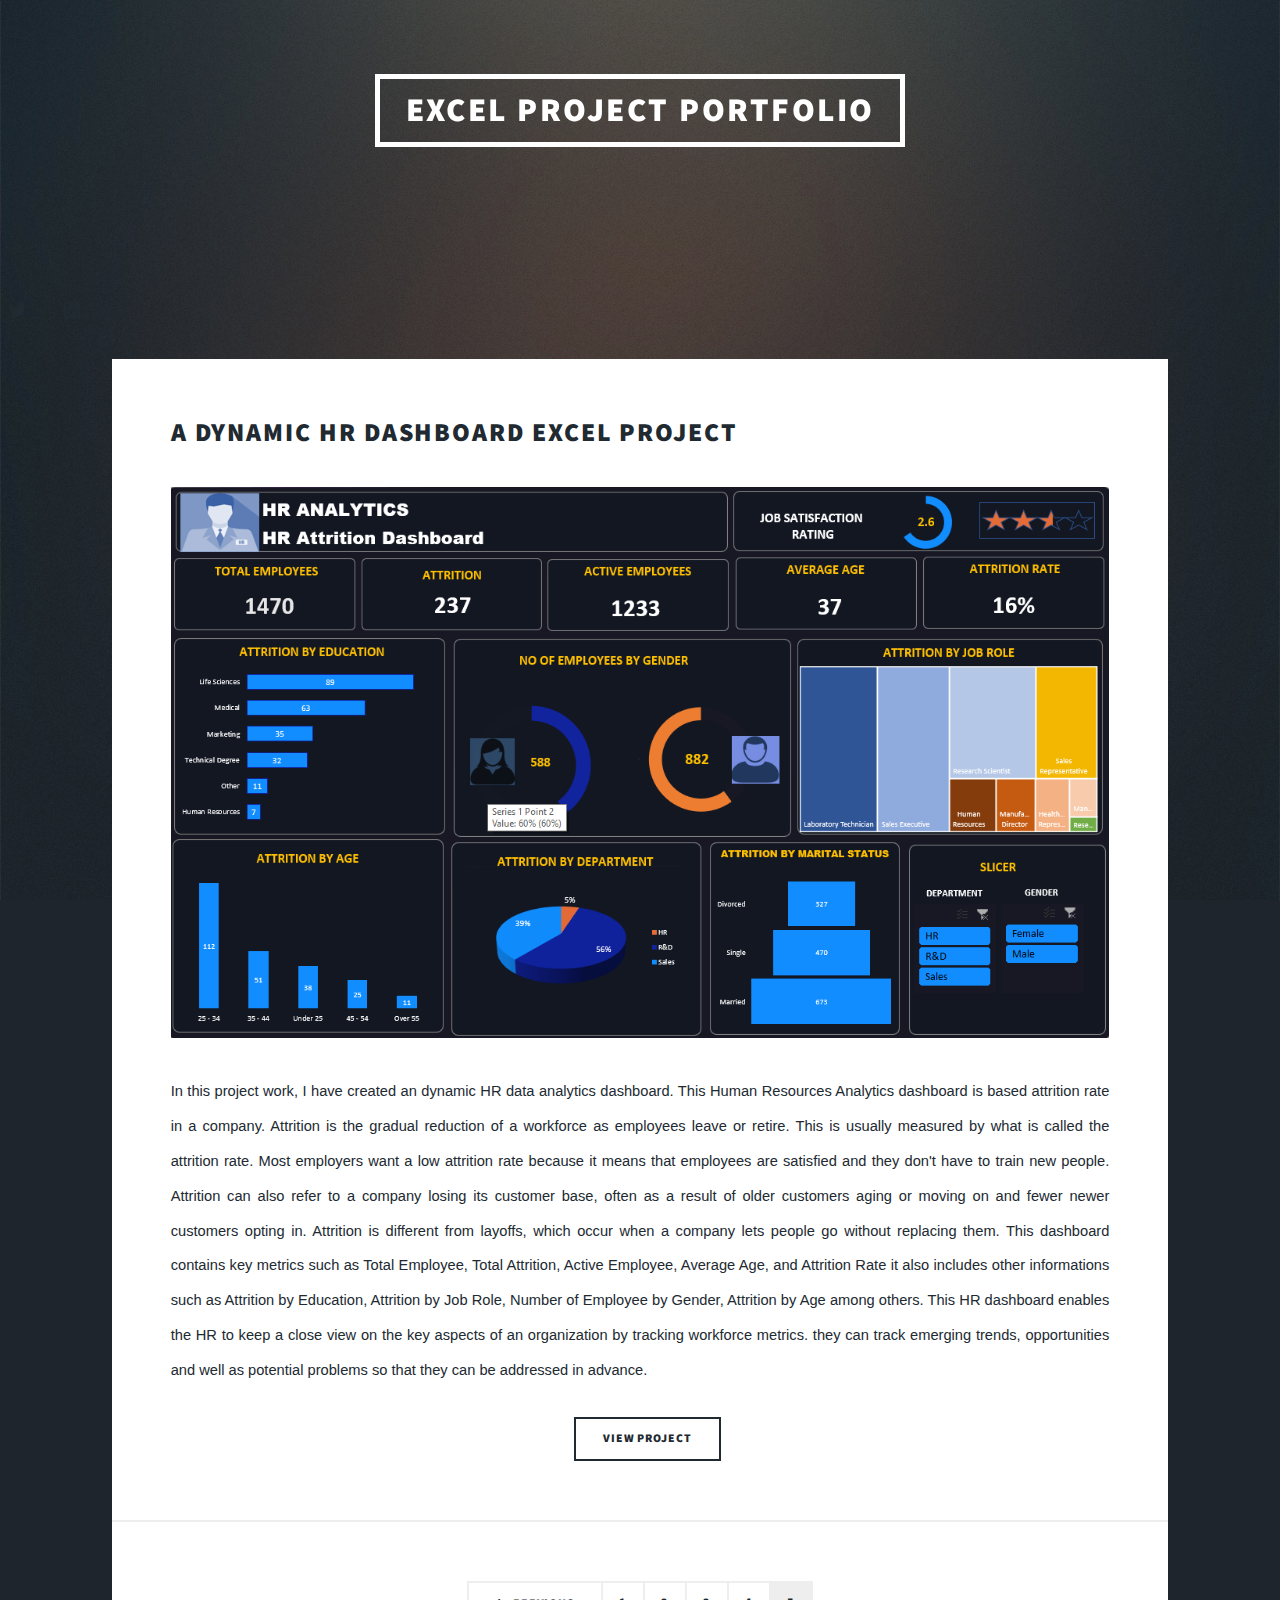
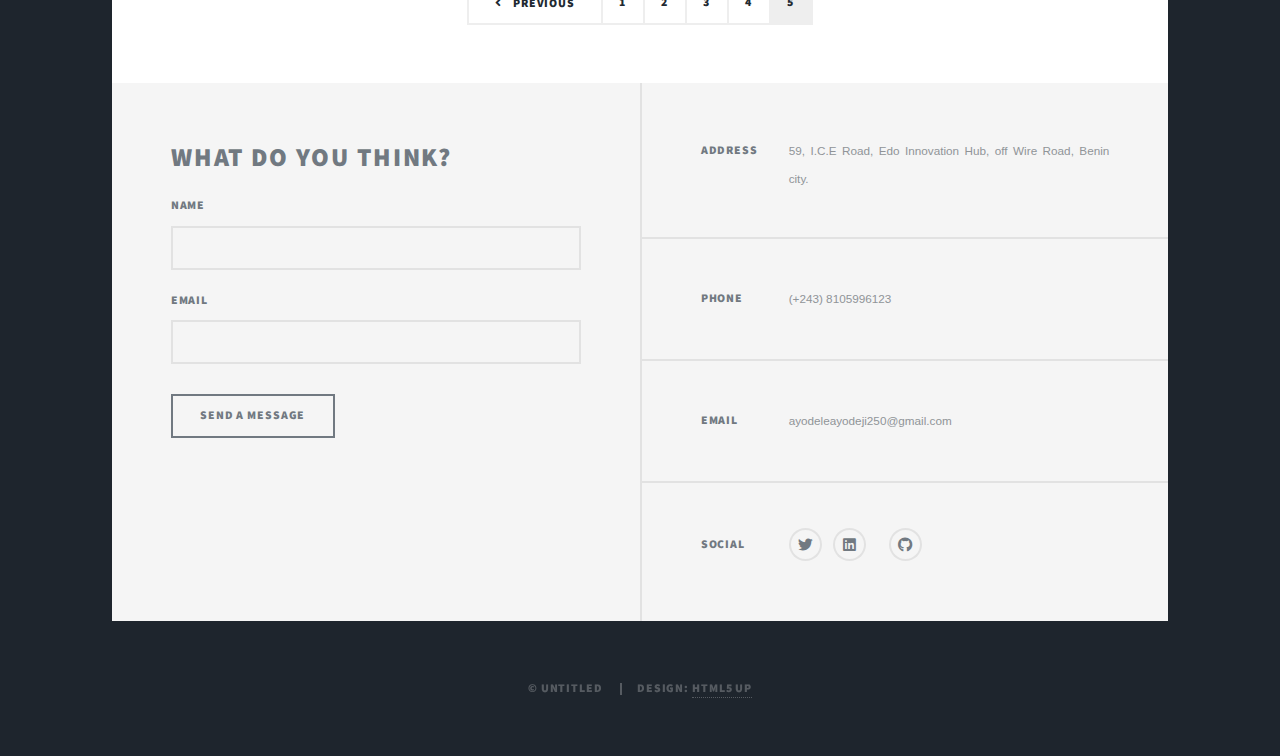
<file: page5.html>
<!DOCTYPE HTML>
<!--
	Massively by HTML5 UP
	html5up.net | @ajlkn
	Free for personal and commercial use under the CCA 3.0 license (html5up.net/license)
-->
<html>

<head>
	<title>Ayodele Ayodeji Analysis Portfolio</title>
	<meta charset="utf-8" />
	<meta name="viewport" content="width=device-width, initial-scale=1, user-scalable=no" />
	<link rel="stylesheet" href="assets/css/main.css" />
	<noscript>
		<link rel="stylesheet" href="assets/css/noscript.css" />
	</noscript>
	<link rel="stylesheet" href="assets/css/styles.css">
</head>

<body class="is-preload">

	<!-- Wrapper -->
	<div id="wrapper" class="fade-in">



		<!-- Header -->
		<header id="header">
			<h1 class="logo">Excel Project Portfolio</h1>
		</header>

		<!-- Nav -->
		<nav id="nav topnav">
			<ul class="icons">
				<li><a href="https://twitter.com/Ayo_dataanalyst" class="icon brands fa-twitter"><span
							class="label">Twitter</span></a></li>
				<li><a href="https://www.linkedin.com/in/ayodele-ayodeji-32b06b23b/"
						class="icon brands fa-linkedIn"><span class="label">LinkedIn</span></a></li>
				<li><a href="https://www.linkedin.com/in/ayodele-ayodeji-32b06b23b/"
						class="icon brands fa-linkedin"><span class="label">LinkedIn</span></a></li>
				<li><a href="https://github.com/Fortunatetech" class="icon brands fa-github"><span
							class="label">GitHub</span></a></li>
			</ul>
		</nav>

		<!-- Main -->
		<div id="main">

			<!-- Featured Post -->
			<article>
				<header>
					<h2><a
							href="https://github.com/Fortunatetech/A-Dynamic-Hr-Dashboard-Excel-Project"> A Dynamic Hr Dashboard Excel Project
							<br />
						</a></h2>
				</header>
				<a href="https://github.com/Fortunatetech/A-Dynamic-Hr-Dashboard-Excel-Project"
					class="image fit"><img src="images/HR DASH.png" alt="" /></a>
				<p>  
                    In this project work, I have created an dynamic HR data analytics dashboard. This Human Resources Analytics dashboard is based attrition rate in a company.

                    Attrition is the gradual reduction of a workforce as employees leave or retire. This is usually measured by what is called the attrition rate. Most employers want a low attrition rate because it means that employees are satisfied and they don't have to train new people. Attrition can also refer to a company losing its customer base, often as a result of older customers aging or moving on and fewer newer customers opting in. Attrition is different from layoffs, which occur when a company lets people go without replacing them.
                    
                    This dashboard contains key metrics such as Total Employee, Total Attrition, Active Employee, Average Age, and Attrition Rate it also includes other informations such as Attrition by Education, Attrition by Job Role, Number of Employee by Gender, Attrition by Age among others.
                    
                    This HR dashboard enables the HR to keep a close view on the key aspects of an organization by tracking workforce metrics. they can track emerging trends, opportunities and well as potential problems so that they can be addressed in advance.
				<a
						href=""></p>
				<ul class="actions special">
					<li><a href="https://github.com/Fortunatetech/A-Dynamic-Hr-Dashboard-Excel-Project"
							class="button">view project</a></li>
				</ul>
			</article>

			<!-- Posts -->
			<!--  -->

			<!-- Footer -->
			<footer>
				<div class="pagination">
					<a href="index.html" class="previous">Previous</a>
					<a href="index.html" class="page">1</a>
					<a href="page2.html" class="page">2</a>
					<a href="page3.html" class="page">3</a>
					<a href="page4.html" class="page ">4</a>
                    <a href="page5.html" class="page active">5</a>

				</div>
			</footer>

		</div>


		<!-- Footer -->
		<footer id="footer">
			<section>
				<h2>What do you think?</h2>
				<form action="mailto:ayodeleayodeji250@gmail.com" method="get">
					<div class="fields">
						<div class="field">
							<label for="name">Name</label>
							<input type="text" name="name" id="name" minlength="5" required />
						</div>
						<div class="field">
							<label for="email">Email</label>
							<input type="email" name="email" id="email" required />
						</div>
					</div>
					<button type="submit">Send a Message</button>
				</form>
			</section>
			<section class="split contact">
				<section class="alt">
					<h3>Address</h3>
					<p>59, I.C.E Road, Edo Innovation Hub, off Wire Road, Benin city.<br /></p>
				</section>
				<section>
					<h3>Phone</h3>
					<p>(+243) 8105996123</p>
				</section>
				<section>
					<h3>Email</h3>
					<p>ayodeleayodeji250@gmail.com</p>
				</section>
				<section>
					<h3>Social</h3>
					<ul class="icons alt">
						<li><a href="https://twitter.com/Ayo_dataanalyst" class="icon brands alt fa-twitter"><span
									class="label">Twitter</span></a></li>
						<li><a href="https://www.linkedin.com/in/ayodele-ayodeji-32b06b23b/"
								class="icon brands alt fa-linkedin"><span class="label">LinkedIn</span></a></li>
						<li><a href="#" class="icon brands alt fa-linkedIn"><span class="label">LinkedIn</span></a></li>
						<li><a href="https://github.com/Fortunatetech" class="icon brands alt fa-github"><span
									class="label">GitHub</span></a></li>
					</ul>
				</section>
			</section>
		</footer>

		<!-- Copyright -->
		<div id="copyright">
			<ul>
				<li>&copy; Untitled</li>
				<li>Design: <a href="https://html5up.net">HTML5 UP</a></li>
			</ul>
		</div>

	</div>

	<!-- Scripts -->
	<script src="assets/js/jquery.min.js"></script>
	<script src="assets/js/jquery.scrollex.min.js"></script>
	<script src="assets/js/jquery.scrolly.min.js"></script>
	<script src="assets/js/browser.min.js"></script>
	<script src="assets/js/breakpoints.min.js"></script>
	<script src="assets/js/util.js"></script>
	<script src="assets/js/main.js"></script>

</body>

</html>
</file>
<file: assets/css/styles.css>
body, html{
    font-family: Arial, Helvetica, sans-serif;
}
.topnav{
    display: flex;
    flex-direction: row;
    justify-content: right;
}
.nav .links li.active{
    background-color: red;
}
</file>
<file: assets/css/main.css>
@import url(fontawesome-all.min.css);
@import url("https://fonts.googleapis.com/css?family=Merriweather:300,700,300italic,700italic|Source+Sans+Pro:900");

/*
	Massively by HTML5 UP
	html5up.net | @ajlkn
	Free for personal and commercial use under the CCA 3.0 license (html5up.net/license)
*/

html, body, div, span, applet, object,
iframe, h1, h2, h3, h4, h5, h6, p, blockquote,
pre, a, abbr, acronym, address, big, cite,
code, del, dfn, em, img, ins, kbd, q, s, samp,
small, strike, strong, sub, sup, tt, var, b,
u, i, center, dl, dt, dd, ol, ul, li, fieldset,
form, label, legend, table, caption, tbody,
tfoot, thead, tr, th, td, article, aside,
canvas, details, embed, figure, figcaption,
footer, header, hgroup, menu, nav, output, ruby,
section, summary, time, mark, audio, video {
	margin: 0;
	padding: 0;
	border: 0;
	font-size: 100%;
	font: inherit;
	vertical-align: baseline;}

article, aside, details, figcaption, figure,
footer, header, hgroup, menu, nav, section {
	display: block;}

body {
	line-height: 1;
}

ol, ul {
	list-style: none;
}

blockquote, q {
	quotes: none;
}

	blockquote:before, blockquote:after, q:before, q:after {
		content: '';
		content: none;
	}

table {
	border-collapse: collapse;
	border-spacing: 0;
}

body {
	-webkit-text-size-adjust: none;
}

mark {
	background-color: transparent;
	color: inherit;
}

input::-moz-focus-inner {
	border: 0;
	padding: 0;
}

input, select, textarea {
	-moz-appearance: none;
	-webkit-appearance: none;
	-ms-appearance: none;
	appearance: none;
}

/* Basic */

	@-ms-viewport {
		width: device-width;
	}

	body {
		-ms-overflow-style: scrollbar;
	}

	@media screen and (max-width: 480px) {

		html, body {
			min-width: 320px;
		}

	}

	html {
		box-sizing: border-box;
	}

	*, *:before, *:after {
		box-sizing: inherit;
	}

	body {
		background-color: #1e252d;
	}

		body.is-preload *, body.is-preload *:before, body.is-preload *:after {
			-moz-animation: none !important;
			-webkit-animation: none !important;
			-ms-animation: none !important;
			animation: none !important;
			-moz-transition: none !important;
			-webkit-transition: none !important;
			-ms-transition: none !important;
			transition: none !important;
		}

/* Type */

	html {
		font-size: 16pt;
	}

		@media screen and (max-width: 1680px) {

			html {
				font-size: 12pt;
			}

		}

		@media screen and (max-width: 1280px) {

			html {
				font-size: 11pt;
			}

		}

		@media screen and (max-width: 360px) {

			html {
				font-size: 10pt;
			}

		}

	body {
		color: #212931;
	}

	body, input, select, textarea {
		font-family: "Merriweather", Georgia, serif;
		font-weight: 300;
		font-size: 1rem;
		line-height: 2.375;
	}

	a {
		-moz-transition: color 0.2s ease-in-out, background-color 0.2s ease-in-out, border-color 0.2s ease-in-out, box-shadow 0.2s ease-in-out;
		-webkit-transition: color 0.2s ease-in-out, background-color 0.2s ease-in-out, border-color 0.2s ease-in-out, box-shadow 0.2s ease-in-out;
		-ms-transition: color 0.2s ease-in-out, background-color 0.2s ease-in-out, border-color 0.2s ease-in-out, box-shadow 0.2s ease-in-out;
		transition: color 0.2s ease-in-out, background-color 0.2s ease-in-out, border-color 0.2s ease-in-out, box-shadow 0.2s ease-in-out;
		border-bottom: dotted 1px;
		text-decoration: none;
	}

		a:hover {
			border-bottom-color: transparent;
		}

	strong, b {
		font-weight: 600;
	}

	em, i {
		font-style: italic;
	}

	p {
		text-align: justify;
		margin: 0 0 2rem 0;
	}

	h1, h2, h3, h4, h5, h6 {
		font-family: "Source Sans Pro", Helvetica, sans-serif;
		font-weight: 900;
		line-height: 1.5;
		letter-spacing: 0.075em;
		text-transform: uppercase;
		margin: 0 0 1rem 0;
	}

		h1 a, h2 a, h3 a, h4 a, h5 a, h6 a {
			border-bottom: 0;
			color: inherit;
			text-decoration: none;
		}

	h1 {
		font-size: 4rem;
		line-height: 1.1;
		margin: 0 0 2rem 0;
	}

	h2 {
		font-size: 1.75rem;
		line-height: 1.3;
		margin: 0 0 1.5rem 0;
	}

	h3 {
		font-size: 1.25rem;
		margin: 0 0 1.5rem 0;
	}

	h4 {
		font-size: 1rem;
	}

	h5 {
		font-size: 0.9rem;
	}

	h6 {
		font-size: 0.8rem;
	}

	sub {
		font-size: 0.8rem;
		position: relative;
		top: 0.5rem;
	}

	sup {
		font-size: 0.8rem;
		position: relative;
		top: -0.5rem;
	}

	blockquote {
		border-left: solid 4px;
		font-style: italic;
		margin: 0 0 2rem 0;
		padding: 0.5rem 0 0.5rem 2rem;
	}

	code {
		border: solid 2px;
		font-family: "Courier New", monospace;
		font-size: 0.9rem;
		margin: 0 0.25rem;
		padding: 0.25rem 0.65rem;
	}

	pre {
		-webkit-overflow-scrolling: touch;
		font-family: "Courier New", monospace;
		font-size: 0.9rem;
		margin: 0 0 2rem 0;
	}

		pre code {
			display: block;
			line-height: 1.75;
			padding: 1rem 1.5rem;
			overflow-x: auto;
		}

	hr {
		border: 0;
		border-bottom: solid 2px;
		margin: 3rem 0;
	}

		hr.major {
			margin: 5rem 0;
		}

	.align-left {
		text-align: left;
	}

	.align-center {
		text-align: center;
	}

	.align-right {
		text-align: right;
	}

	input, select, textarea {
		color: #212931;
	}

	a {
		color: #212931;
		border-bottom-color: rgba(33, 41, 49, 0.5);
	}

		a:hover {
			border-bottom-color: transparent;
			color: #18bfef !important;
		}

	strong, b {
		color: #212931;
	}

	h1, h2, h3, h4, h5, h6 {
		color: #212931;
	}

	blockquote {
		border-left-color: #eeeeee;
	}

	code {
		background: rgba(220, 220, 220, 0.25);
		border-color: #eeeeee;
	}

	hr {
		border-bottom-color: #eeeeee;
	}

/* Row */

	.row {
		display: flex;
		flex-wrap: wrap;
		box-sizing: border-box;
		align-items: stretch;
	}

		.row > * {
			box-sizing: border-box;
		}

		.row.gtr-uniform > * > :last-child {
			margin-bottom: 0;
		}

		.row.aln-left {
			justify-content: flex-start;
		}

		.row.aln-center {
			justify-content: center;
		}

		.row.aln-right {
			justify-content: flex-end;
		}

		.row.aln-top {
			align-items: flex-start;
		}

		.row.aln-middle {
			align-items: center;
		}

		.row.aln-bottom {
			align-items: flex-end;
		}

		.row > .imp {
			order: -1;
		}

		.row > .col-1 {
			width: 8.33333%;
		}

		.row > .off-1 {
			margin-left: 8.33333%;
		}

		.row > .col-2 {
			width: 16.66667%;
		}

		.row > .off-2 {
			margin-left: 16.66667%;
		}

		.row > .col-3 {
			width: 25%;
		}

		.row > .off-3 {
			margin-left: 25%;
		}

		.row > .col-4 {
			width: 33.33333%;
		}

		.row > .off-4 {
			margin-left: 33.33333%;
		}

		.row > .col-5 {
			width: 41.66667%;
		}

		.row > .off-5 {
			margin-left: 41.66667%;
		}

		.row > .col-6 {
			width: 50%;
		}

		.row > .off-6 {
			margin-left: 50%;
		}

		.row > .col-7 {
			width: 58.33333%;
		}

		.row > .off-7 {
			margin-left: 58.33333%;
		}

		.row > .col-8 {
			width: 66.66667%;
		}

		.row > .off-8 {
			margin-left: 66.66667%;
		}

		.row > .col-9 {
			width: 75%;
		}

		.row > .off-9 {
			margin-left: 75%;
		}

		.row > .col-10 {
			width: 83.33333%;
		}

		.row > .off-10 {
			margin-left: 83.33333%;
		}

		.row > .col-11 {
			width: 91.66667%;
		}

		.row > .off-11 {
			margin-left: 91.66667%;
		}

		.row > .col-12 {
			width: 100%;
		}

		.row > .off-12 {
			margin-left: 100%;
		}

		.row.gtr-0 {
			margin-top: 0;
			margin-left: 0rem;
		}

			.row.gtr-0 > * {
				padding: 0 0 0 0rem;
			}

			.row.gtr-0.gtr-uniform {
				margin-top: 0rem;
			}

				.row.gtr-0.gtr-uniform > * {
					padding-top: 0rem;
				}

		.row.gtr-25 {
			margin-top: 0;
			margin-left: -0.375rem;
		}

			.row.gtr-25 > * {
				padding: 0 0 0 0.375rem;
			}

			.row.gtr-25.gtr-uniform {
				margin-top: -0.375rem;
			}

				.row.gtr-25.gtr-uniform > * {
					padding-top: 0.375rem;
				}

		.row.gtr-50 {
			margin-top: 0;
			margin-left: -0.75rem;
		}

			.row.gtr-50 > * {
				padding: 0 0 0 0.75rem;
			}

			.row.gtr-50.gtr-uniform {
				margin-top: -0.75rem;
			}

				.row.gtr-50.gtr-uniform > * {
					padding-top: 0.75rem;
				}

		.row {
			margin-top: 0;
			margin-left: -1.5rem;
		}

			.row > * {
				padding: 0 0 0 1.5rem;
			}

			.row.gtr-uniform {
				margin-top: -1.5rem;
			}

				.row.gtr-uniform > * {
					padding-top: 1.5rem;
				}

		.row.gtr-150 {
			margin-top: 0;
			margin-left: -2.25rem;
		}

			.row.gtr-150 > * {
				padding: 0 0 0 2.25rem;
			}

			.row.gtr-150.gtr-uniform {
				margin-top: -2.25rem;
			}

				.row.gtr-150.gtr-uniform > * {
					padding-top: 2.25rem;
				}

		.row.gtr-200 {
			margin-top: 0;
			margin-left: -3rem;
		}

			.row.gtr-200 > * {
				padding: 0 0 0 3rem;
			}

			.row.gtr-200.gtr-uniform {
				margin-top: -3rem;
			}

				.row.gtr-200.gtr-uniform > * {
					padding-top: 3rem;
				}

		@media screen and (max-width: 1680px) {

			.row {
				display: flex;
				flex-wrap: wrap;
				box-sizing: border-box;
				align-items: stretch;
			}

				.row > * {
					box-sizing: border-box;
				}

				.row.gtr-uniform > * > :last-child {
					margin-bottom: 0;
				}

				.row.aln-left {
					justify-content: flex-start;
				}

				.row.aln-center {
					justify-content: center;
				}

				.row.aln-right {
					justify-content: flex-end;
				}

				.row.aln-top {
					align-items: flex-start;
				}

				.row.aln-middle {
					align-items: center;
				}

				.row.aln-bottom {
					align-items: flex-end;
				}

				.row > .imp-xlarge {
					order: -1;
				}

				.row > .col-1-xlarge {
					width: 8.33333%;
				}

				.row > .off-1-xlarge {
					margin-left: 8.33333%;
				}

				.row > .col-2-xlarge {
					width: 16.66667%;
				}

				.row > .off-2-xlarge {
					margin-left: 16.66667%;
				}

				.row > .col-3-xlarge {
					width: 25%;
				}

				.row > .off-3-xlarge {
					margin-left: 25%;
				}

				.row > .col-4-xlarge {
					width: 33.33333%;
				}

				.row > .off-4-xlarge {
					margin-left: 33.33333%;
				}

				.row > .col-5-xlarge {
					width: 41.66667%;
				}

				.row > .off-5-xlarge {
					margin-left: 41.66667%;
				}

				.row > .col-6-xlarge {
					width: 50%;
				}

				.row > .off-6-xlarge {
					margin-left: 50%;
				}

				.row > .col-7-xlarge {
					width: 58.33333%;
				}

				.row > .off-7-xlarge {
					margin-left: 58.33333%;
				}

				.row > .col-8-xlarge {
					width: 66.66667%;
				}

				.row > .off-8-xlarge {
					margin-left: 66.66667%;
				}

				.row > .col-9-xlarge {
					width: 75%;
				}

				.row > .off-9-xlarge {
					margin-left: 75%;
				}

				.row > .col-10-xlarge {
					width: 83.33333%;
				}

				.row > .off-10-xlarge {
					margin-left: 83.33333%;
				}

				.row > .col-11-xlarge {
					width: 91.66667%;
				}

				.row > .off-11-xlarge {
					margin-left: 91.66667%;
				}

				.row > .col-12-xlarge {
					width: 100%;
				}

				.row > .off-12-xlarge {
					margin-left: 100%;
				}

				.row.gtr-0 {
					margin-top: 0;
					margin-left: 0rem;
				}

					.row.gtr-0 > * {
						padding: 0 0 0 0rem;
					}

					.row.gtr-0.gtr-uniform {
						margin-top: 0rem;
					}

						.row.gtr-0.gtr-uniform > * {
							padding-top: 0rem;
						}

				.row.gtr-25 {
					margin-top: 0;
					margin-left: -0.375rem;
				}

					.row.gtr-25 > * {
						padding: 0 0 0 0.375rem;
					}

					.row.gtr-25.gtr-uniform {
						margin-top: -0.375rem;
					}

						.row.gtr-25.gtr-uniform > * {
							padding-top: 0.375rem;
						}

				.row.gtr-50 {
					margin-top: 0;
					margin-left: -0.75rem;
				}

					.row.gtr-50 > * {
						padding: 0 0 0 0.75rem;
					}

					.row.gtr-50.gtr-uniform {
						margin-top: -0.75rem;
					}

						.row.gtr-50.gtr-uniform > * {
							padding-top: 0.75rem;
						}

				.row {
					margin-top: 0;
					margin-left: -1.5rem;
				}

					.row > * {
						padding: 0 0 0 1.5rem;
					}

					.row.gtr-uniform {
						margin-top: -1.5rem;
					}

						.row.gtr-uniform > * {
							padding-top: 1.5rem;
						}

				.row.gtr-150 {
					margin-top: 0;
					margin-left: -2.25rem;
				}

					.row.gtr-150 > * {
						padding: 0 0 0 2.25rem;
					}

					.row.gtr-150.gtr-uniform {
						margin-top: -2.25rem;
					}

						.row.gtr-150.gtr-uniform > * {
							padding-top: 2.25rem;
						}

				.row.gtr-200 {
					margin-top: 0;
					margin-left: -3rem;
				}

					.row.gtr-200 > * {
						padding: 0 0 0 3rem;
					}

					.row.gtr-200.gtr-uniform {
						margin-top: -3rem;
					}

						.row.gtr-200.gtr-uniform > * {
							padding-top: 3rem;
						}

		}

		@media screen and (max-width: 1280px) {

			.row {
				display: flex;
				flex-wrap: wrap;
				box-sizing: border-box;
				align-items: stretch;
			}

				.row > * {
					box-sizing: border-box;
				}

				.row.gtr-uniform > * > :last-child {
					margin-bottom: 0;
				}

				.row.aln-left {
					justify-content: flex-start;
				}

				.row.aln-center {
					justify-content: center;
				}

				.row.aln-right {
					justify-content: flex-end;
				}

				.row.aln-top {
					align-items: flex-start;
				}

				.row.aln-middle {
					align-items: center;
				}

				.row.aln-bottom {
					align-items: flex-end;
				}

				.row > .imp-large {
					order: -1;
				}

				.row > .col-1-large {
					width: 8.33333%;
				}

				.row > .off-1-large {
					margin-left: 8.33333%;
				}

				.row > .col-2-large {
					width: 16.66667%;
				}

				.row > .off-2-large {
					margin-left: 16.66667%;
				}

				.row > .col-3-large {
					width: 25%;
				}

				.row > .off-3-large {
					margin-left: 25%;
				}

				.row > .col-4-large {
					width: 33.33333%;
				}

				.row > .off-4-large {
					margin-left: 33.33333%;
				}

				.row > .col-5-large {
					width: 41.66667%;
				}

				.row > .off-5-large {
					margin-left: 41.66667%;
				}

				.row > .col-6-large {
					width: 50%;
				}

				.row > .off-6-large {
					margin-left: 50%;
				}

				.row > .col-7-large {
					width: 58.33333%;
				}

				.row > .off-7-large {
					margin-left: 58.33333%;
				}

				.row > .col-8-large {
					width: 66.66667%;
				}

				.row > .off-8-large {
					margin-left: 66.66667%;
				}

				.row > .col-9-large {
					width: 75%;
				}

				.row > .off-9-large {
					margin-left: 75%;
				}

				.row > .col-10-large {
					width: 83.33333%;
				}

				.row > .off-10-large {
					margin-left: 83.33333%;
				}

				.row > .col-11-large {
					width: 91.66667%;
				}

				.row > .off-11-large {
					margin-left: 91.66667%;
				}

				.row > .col-12-large {
					width: 100%;
				}

				.row > .off-12-large {
					margin-left: 100%;
				}

				.row.gtr-0 {
					margin-top: 0;
					margin-left: 0rem;
				}

					.row.gtr-0 > * {
						padding: 0 0 0 0rem;
					}

					.row.gtr-0.gtr-uniform {
						margin-top: 0rem;
					}

						.row.gtr-0.gtr-uniform > * {
							padding-top: 0rem;
						}

				.row.gtr-25 {
					margin-top: 0;
					margin-left: -0.375rem;
				}

					.row.gtr-25 > * {
						padding: 0 0 0 0.375rem;
					}

					.row.gtr-25.gtr-uniform {
						margin-top: -0.375rem;
					}

						.row.gtr-25.gtr-uniform > * {
							padding-top: 0.375rem;
						}

				.row.gtr-50 {
					margin-top: 0;
					margin-left: -0.75rem;
				}

					.row.gtr-50 > * {
						padding: 0 0 0 0.75rem;
					}

					.row.gtr-50.gtr-uniform {
						margin-top: -0.75rem;
					}

						.row.gtr-50.gtr-uniform > * {
							padding-top: 0.75rem;
						}

				.row {
					margin-top: 0;
					margin-left: -1.5rem;
				}

					.row > * {
						padding: 0 0 0 1.5rem;
					}

					.row.gtr-uniform {
						margin-top: -1.5rem;
					}

						.row.gtr-uniform > * {
							padding-top: 1.5rem;
						}

				.row.gtr-150 {
					margin-top: 0;
					margin-left: -2.25rem;
				}

					.row.gtr-150 > * {
						padding: 0 0 0 2.25rem;
					}

					.row.gtr-150.gtr-uniform {
						margin-top: -2.25rem;
					}

						.row.gtr-150.gtr-uniform > * {
							padding-top: 2.25rem;
						}

				.row.gtr-200 {
					margin-top: 0;
					margin-left: -3rem;
				}

					.row.gtr-200 > * {
						padding: 0 0 0 3rem;
					}

					.row.gtr-200.gtr-uniform {
						margin-top: -3rem;
					}

						.row.gtr-200.gtr-uniform > * {
							padding-top: 3rem;
						}

		}

		@media screen and (max-width: 980px) {

			.row {
				display: flex;
				flex-wrap: wrap;
				box-sizing: border-box;
				align-items: stretch;
			}

				.row > * {
					box-sizing: border-box;
				}

				.row.gtr-uniform > * > :last-child {
					margin-bottom: 0;
				}

				.row.aln-left {
					justify-content: flex-start;
				}

				.row.aln-center {
					justify-content: center;
				}

				.row.aln-right {
					justify-content: flex-end;
				}

				.row.aln-top {
					align-items: flex-start;
				}

				.row.aln-middle {
					align-items: center;
				}

				.row.aln-bottom {
					align-items: flex-end;
				}

				.row > .imp-medium {
					order: -1;
				}

				.row > .col-1-medium {
					width: 8.33333%;
				}

				.row > .off-1-medium {
					margin-left: 8.33333%;
				}

				.row > .col-2-medium {
					width: 16.66667%;
				}

				.row > .off-2-medium {
					margin-left: 16.66667%;
				}

				.row > .col-3-medium {
					width: 25%;
				}

				.row > .off-3-medium {
					margin-left: 25%;
				}

				.row > .col-4-medium {
					width: 33.33333%;
				}

				.row > .off-4-medium {
					margin-left: 33.33333%;
				}

				.row > .col-5-medium {
					width: 41.66667%;
				}

				.row > .off-5-medium {
					margin-left: 41.66667%;
				}

				.row > .col-6-medium {
					width: 50%;
				}

				.row > .off-6-medium {
					margin-left: 50%;
				}

				.row > .col-7-medium {
					width: 58.33333%;
				}

				.row > .off-7-medium {
					margin-left: 58.33333%;
				}

				.row > .col-8-medium {
					width: 66.66667%;
				}

				.row > .off-8-medium {
					margin-left: 66.66667%;
				}

				.row > .col-9-medium {
					width: 75%;
				}

				.row > .off-9-medium {
					margin-left: 75%;
				}

				.row > .col-10-medium {
					width: 83.33333%;
				}

				.row > .off-10-medium {
					margin-left: 83.33333%;
				}

				.row > .col-11-medium {
					width: 91.66667%;
				}

				.row > .off-11-medium {
					margin-left: 91.66667%;
				}

				.row > .col-12-medium {
					width: 100%;
				}

				.row > .off-12-medium {
					margin-left: 100%;
				}

				.row.gtr-0 {
					margin-top: 0;
					margin-left: 0rem;
				}

					.row.gtr-0 > * {
						padding: 0 0 0 0rem;
					}

					.row.gtr-0.gtr-uniform {
						margin-top: 0rem;
					}

						.row.gtr-0.gtr-uniform > * {
							padding-top: 0rem;
						}

				.row.gtr-25 {
					margin-top: 0;
					margin-left: -0.375rem;
				}

					.row.gtr-25 > * {
						padding: 0 0 0 0.375rem;
					}

					.row.gtr-25.gtr-uniform {
						margin-top: -0.375rem;
					}

						.row.gtr-25.gtr-uniform > * {
							padding-top: 0.375rem;
						}

				.row.gtr-50 {
					margin-top: 0;
					margin-left: -0.75rem;
				}

					.row.gtr-50 > * {
						padding: 0 0 0 0.75rem;
					}

					.row.gtr-50.gtr-uniform {
						margin-top: -0.75rem;
					}

						.row.gtr-50.gtr-uniform > * {
							padding-top: 0.75rem;
						}

				.row {
					margin-top: 0;
					margin-left: -1.5rem;
				}

					.row > * {
						padding: 0 0 0 1.5rem;
					}

					.row.gtr-uniform {
						margin-top: -1.5rem;
					}

						.row.gtr-uniform > * {
							padding-top: 1.5rem;
						}

				.row.gtr-150 {
					margin-top: 0;
					margin-left: -2.25rem;
				}

					.row.gtr-150 > * {
						padding: 0 0 0 2.25rem;
					}

					.row.gtr-150.gtr-uniform {
						margin-top: -2.25rem;
					}

						.row.gtr-150.gtr-uniform > * {
							padding-top: 2.25rem;
						}

				.row.gtr-200 {
					margin-top: 0;
					margin-left: -3rem;
				}

					.row.gtr-200 > * {
						padding: 0 0 0 3rem;
					}

					.row.gtr-200.gtr-uniform {
						margin-top: -3rem;
					}

						.row.gtr-200.gtr-uniform > * {
							padding-top: 3rem;
						}

		}

		@media screen and (max-width: 736px) {

			.row {
				display: flex;
				flex-wrap: wrap;
				box-sizing: border-box;
				align-items: stretch;
			}

				.row > * {
					box-sizing: border-box;
				}

				.row.gtr-uniform > * > :last-child {
					margin-bottom: 0;
				}

				.row.aln-left {
					justify-content: flex-start;
				}

				.row.aln-center {
					justify-content: center;
				}

				.row.aln-right {
					justify-content: flex-end;
				}

				.row.aln-top {
					align-items: flex-start;
				}

				.row.aln-middle {
					align-items: center;
				}

				.row.aln-bottom {
					align-items: flex-end;
				}

				.row > .imp-small {
					order: -1;
				}

				.row > .col-1-small {
					width: 8.33333%;
				}

				.row > .off-1-small {
					margin-left: 8.33333%;
				}

				.row > .col-2-small {
					width: 16.66667%;
				}

				.row > .off-2-small {
					margin-left: 16.66667%;
				}

				.row > .col-3-small {
					width: 25%;
				}

				.row > .off-3-small {
					margin-left: 25%;
				}

				.row > .col-4-small {
					width: 33.33333%;
				}

				.row > .off-4-small {
					margin-left: 33.33333%;
				}

				.row > .col-5-small {
					width: 41.66667%;
				}

				.row > .off-5-small {
					margin-left: 41.66667%;
				}

				.row > .col-6-small {
					width: 50%;
				}

				.row > .off-6-small {
					margin-left: 50%;
				}

				.row > .col-7-small {
					width: 58.33333%;
				}

				.row > .off-7-small {
					margin-left: 58.33333%;
				}

				.row > .col-8-small {
					width: 66.66667%;
				}

				.row > .off-8-small {
					margin-left: 66.66667%;
				}

				.row > .col-9-small {
					width: 75%;
				}

				.row > .off-9-small {
					margin-left: 75%;
				}

				.row > .col-10-small {
					width: 83.33333%;
				}

				.row > .off-10-small {
					margin-left: 83.33333%;
				}

				.row > .col-11-small {
					width: 91.66667%;
				}

				.row > .off-11-small {
					margin-left: 91.66667%;
				}

				.row > .col-12-small {
					width: 100%;
				}

				.row > .off-12-small {
					margin-left: 100%;
				}

				.row.gtr-0 {
					margin-top: 0;
					margin-left: 0rem;
				}

					.row.gtr-0 > * {
						padding: 0 0 0 0rem;
					}

					.row.gtr-0.gtr-uniform {
						margin-top: 0rem;
					}

						.row.gtr-0.gtr-uniform > * {
							padding-top: 0rem;
						}

				.row.gtr-25 {
					margin-top: 0;
					margin-left: -0.375rem;
				}

					.row.gtr-25 > * {
						padding: 0 0 0 0.375rem;
					}

					.row.gtr-25.gtr-uniform {
						margin-top: -0.375rem;
					}

						.row.gtr-25.gtr-uniform > * {
							padding-top: 0.375rem;
						}

				.row.gtr-50 {
					margin-top: 0;
					margin-left: -0.75rem;
				}

					.row.gtr-50 > * {
						padding: 0 0 0 0.75rem;
					}

					.row.gtr-50.gtr-uniform {
						margin-top: -0.75rem;
					}

						.row.gtr-50.gtr-uniform > * {
							padding-top: 0.75rem;
						}

				.row {
					margin-top: 0;
					margin-left: -1.5rem;
				}

					.row > * {
						padding: 0 0 0 1.5rem;
					}

					.row.gtr-uniform {
						margin-top: -1.5rem;
					}

						.row.gtr-uniform > * {
							padding-top: 1.5rem;
						}

				.row.gtr-150 {
					margin-top: 0;
					margin-left: -2.25rem;
				}

					.row.gtr-150 > * {
						padding: 0 0 0 2.25rem;
					}

					.row.gtr-150.gtr-uniform {
						margin-top: -2.25rem;
					}

						.row.gtr-150.gtr-uniform > * {
							padding-top: 2.25rem;
						}

				.row.gtr-200 {
					margin-top: 0;
					margin-left: -3rem;
				}

					.row.gtr-200 > * {
						padding: 0 0 0 3rem;
					}

					.row.gtr-200.gtr-uniform {
						margin-top: -3rem;
					}

						.row.gtr-200.gtr-uniform > * {
							padding-top: 3rem;
						}

		}

		@media screen and (max-width: 480px) {

			.row {
				display: flex;
				flex-wrap: wrap;
				box-sizing: border-box;
				align-items: stretch;
			}

				.row > * {
					box-sizing: border-box;
				}

				.row.gtr-uniform > * > :last-child {
					margin-bottom: 0;
				}

				.row.aln-left {
					justify-content: flex-start;
				}

				.row.aln-center {
					justify-content: center;
				}

				.row.aln-right {
					justify-content: flex-end;
				}

				.row.aln-top {
					align-items: flex-start;
				}

				.row.aln-middle {
					align-items: center;
				}

				.row.aln-bottom {
					align-items: flex-end;
				}

				.row > .imp-xsmall {
					order: -1;
				}

				.row > .col-1-xsmall {
					width: 8.33333%;
				}

				.row > .off-1-xsmall {
					margin-left: 8.33333%;
				}

				.row > .col-2-xsmall {
					width: 16.66667%;
				}

				.row > .off-2-xsmall {
					margin-left: 16.66667%;
				}

				.row > .col-3-xsmall {
					width: 25%;
				}

				.row > .off-3-xsmall {
					margin-left: 25%;
				}

				.row > .col-4-xsmall {
					width: 33.33333%;
				}

				.row > .off-4-xsmall {
					margin-left: 33.33333%;
				}

				.row > .col-5-xsmall {
					width: 41.66667%;
				}

				.row > .off-5-xsmall {
					margin-left: 41.66667%;
				}

				.row > .col-6-xsmall {
					width: 50%;
				}

				.row > .off-6-xsmall {
					margin-left: 50%;
				}

				.row > .col-7-xsmall {
					width: 58.33333%;
				}

				.row > .off-7-xsmall {
					margin-left: 58.33333%;
				}

				.row > .col-8-xsmall {
					width: 66.66667%;
				}

				.row > .off-8-xsmall {
					margin-left: 66.66667%;
				}

				.row > .col-9-xsmall {
					width: 75%;
				}

				.row > .off-9-xsmall {
					margin-left: 75%;
				}

				.row > .col-10-xsmall {
					width: 83.33333%;
				}

				.row > .off-10-xsmall {
					margin-left: 83.33333%;
				}

				.row > .col-11-xsmall {
					width: 91.66667%;
				}

				.row > .off-11-xsmall {
					margin-left: 91.66667%;
				}

				.row > .col-12-xsmall {
					width: 100%;
				}

				.row > .off-12-xsmall {
					margin-left: 100%;
				}

				.row.gtr-0 {
					margin-top: 0;
					margin-left: 0rem;
				}

					.row.gtr-0 > * {
						padding: 0 0 0 0rem;
					}

					.row.gtr-0.gtr-uniform {
						margin-top: 0rem;
					}

						.row.gtr-0.gtr-uniform > * {
							padding-top: 0rem;
						}

				.row.gtr-25 {
					margin-top: 0;
					margin-left: -0.375rem;
				}

					.row.gtr-25 > * {
						padding: 0 0 0 0.375rem;
					}

					.row.gtr-25.gtr-uniform {
						margin-top: -0.375rem;
					}

						.row.gtr-25.gtr-uniform > * {
							padding-top: 0.375rem;
						}

				.row.gtr-50 {
					margin-top: 0;
					margin-left: -0.75rem;
				}

					.row.gtr-50 > * {
						padding: 0 0 0 0.75rem;
					}

					.row.gtr-50.gtr-uniform {
						margin-top: -0.75rem;
					}

						.row.gtr-50.gtr-uniform > * {
							padding-top: 0.75rem;
						}

				.row {
					margin-top: 0;
					margin-left: -1.5rem;
				}

					.row > * {
						padding: 0 0 0 1.5rem;
					}

					.row.gtr-uniform {
						margin-top: -1.5rem;
					}

						.row.gtr-uniform > * {
							padding-top: 1.5rem;
						}

				.row.gtr-150 {
					margin-top: 0;
					margin-left: -2.25rem;
				}

					.row.gtr-150 > * {
						padding: 0 0 0 2.25rem;
					}

					.row.gtr-150.gtr-uniform {
						margin-top: -2.25rem;
					}

						.row.gtr-150.gtr-uniform > * {
							padding-top: 2.25rem;
						}

				.row.gtr-200 {
					margin-top: 0;
					margin-left: -3rem;
				}

					.row.gtr-200 > * {
						padding: 0 0 0 3rem;
					}

					.row.gtr-200.gtr-uniform {
						margin-top: -3rem;
					}

						.row.gtr-200.gtr-uniform > * {
							padding-top: 3rem;
						}

		}

		@media screen and (max-width: 360px) {

			.row {
				display: flex;
				flex-wrap: wrap;
				box-sizing: border-box;
				align-items: stretch;
			}

				.row > * {
					box-sizing: border-box;
				}

				.row.gtr-uniform > * > :last-child {
					margin-bottom: 0;
				}

				.row.aln-left {
					justify-content: flex-start;
				}

				.row.aln-center {
					justify-content: center;
				}

				.row.aln-right {
					justify-content: flex-end;
				}

				.row.aln-top {
					align-items: flex-start;
				}

				.row.aln-middle {
					align-items: center;
				}

				.row.aln-bottom {
					align-items: flex-end;
				}

				.row > .imp-xxsmall {
					order: -1;
				}

				.row > .col-1-xxsmall {
					width: 8.33333%;
				}

				.row > .off-1-xxsmall {
					margin-left: 8.33333%;
				}

				.row > .col-2-xxsmall {
					width: 16.66667%;
				}

				.row > .off-2-xxsmall {
					margin-left: 16.66667%;
				}

				.row > .col-3-xxsmall {
					width: 25%;
				}

				.row > .off-3-xxsmall {
					margin-left: 25%;
				}

				.row > .col-4-xxsmall {
					width: 33.33333%;
				}

				.row > .off-4-xxsmall {
					margin-left: 33.33333%;
				}

				.row > .col-5-xxsmall {
					width: 41.66667%;
				}

				.row > .off-5-xxsmall {
					margin-left: 41.66667%;
				}

				.row > .col-6-xxsmall {
					width: 50%;
				}

				.row > .off-6-xxsmall {
					margin-left: 50%;
				}

				.row > .col-7-xxsmall {
					width: 58.33333%;
				}

				.row > .off-7-xxsmall {
					margin-left: 58.33333%;
				}

				.row > .col-8-xxsmall {
					width: 66.66667%;
				}

				.row > .off-8-xxsmall {
					margin-left: 66.66667%;
				}

				.row > .col-9-xxsmall {
					width: 75%;
				}

				.row > .off-9-xxsmall {
					margin-left: 75%;
				}

				.row > .col-10-xxsmall {
					width: 83.33333%;
				}

				.row > .off-10-xxsmall {
					margin-left: 83.33333%;
				}

				.row > .col-11-xxsmall {
					width: 91.66667%;
				}

				.row > .off-11-xxsmall {
					margin-left: 91.66667%;
				}

				.row > .col-12-xxsmall {
					width: 100%;
				}

				.row > .off-12-xxsmall {
					margin-left: 100%;
				}

				.row.gtr-0 {
					margin-top: 0;
					margin-left: 0rem;
				}

					.row.gtr-0 > * {
						padding: 0 0 0 0rem;
					}

					.row.gtr-0.gtr-uniform {
						margin-top: 0rem;
					}

						.row.gtr-0.gtr-uniform > * {
							padding-top: 0rem;
						}

				.row.gtr-25 {
					margin-top: 0;
					margin-left: -0.375rem;
				}

					.row.gtr-25 > * {
						padding: 0 0 0 0.375rem;
					}

					.row.gtr-25.gtr-uniform {
						margin-top: -0.375rem;
					}

						.row.gtr-25.gtr-uniform > * {
							padding-top: 0.375rem;
						}

				.row.gtr-50 {
					margin-top: 0;
					margin-left: -0.75rem;
				}

					.row.gtr-50 > * {
						padding: 0 0 0 0.75rem;
					}

					.row.gtr-50.gtr-uniform {
						margin-top: -0.75rem;
					}

						.row.gtr-50.gtr-uniform > * {
							padding-top: 0.75rem;
						}

				.row {
					margin-top: 0;
					margin-left: -1.5rem;
				}

					.row > * {
						padding: 0 0 0 1.5rem;
					}

					.row.gtr-uniform {
						margin-top: -1.5rem;
					}

						.row.gtr-uniform > * {
							padding-top: 1.5rem;
						}

				.row.gtr-150 {
					margin-top: 0;
					margin-left: -2.25rem;
				}

					.row.gtr-150 > * {
						padding: 0 0 0 2.25rem;
					}

					.row.gtr-150.gtr-uniform {
						margin-top: -2.25rem;
					}

						.row.gtr-150.gtr-uniform > * {
							padding-top: 2.25rem;
						}

				.row.gtr-200 {
					margin-top: 0;
					margin-left: -3rem;
				}

					.row.gtr-200 > * {
						padding: 0 0 0 3rem;
					}

					.row.gtr-200.gtr-uniform {
						margin-top: -3rem;
					}

						.row.gtr-200.gtr-uniform > * {
							padding-top: 3rem;
						}

		}

/* Box */

	.box {
		border: solid 2px;
		margin-bottom: 2rem;
		padding: 1.5rem;
	}

		.box > :last-child,
		.box > :last-child > :last-child,
		.box > :last-child > :last-child > :last-child {
			margin-bottom: 0;
		}

		.box.alt {
			border: 0;
			border-radius: 0;
			padding: 0;
		}

	.box {
		border-color: #eeeeee;
	}

/* Button */

	input[type="submit"],
	input[type="reset"],
	input[type="button"],
	button,
	.button {
		-moz-appearance: none;
		-webkit-appearance: none;
		-ms-appearance: none;
		appearance: none;
		-moz-transition: background-color 0.2s ease-in-out, box-shadow 0.2s ease-in-out, color 0.2s ease-in-out;
		-webkit-transition: background-color 0.2s ease-in-out, box-shadow 0.2s ease-in-out, color 0.2s ease-in-out;
		-ms-transition: background-color 0.2s ease-in-out, box-shadow 0.2s ease-in-out, color 0.2s ease-in-out;
		transition: background-color 0.2s ease-in-out, box-shadow 0.2s ease-in-out, color 0.2s ease-in-out;
		border: 0;
		border-radius: 0;
		cursor: pointer;
		display: inline-block;
		font-family: "Source Sans Pro", Helvetica, sans-serif;
		font-size: 0.8rem;
		font-weight: 900;
		letter-spacing: 0.075em;
		height: 3rem;
		line-height: 3rem;
		padding: 0 2rem;
		text-align: center;
		text-decoration: none;
		text-transform: uppercase;
		white-space: nowrap;
	}

		input[type="submit"].icon:before,
		input[type="reset"].icon:before,
		input[type="button"].icon:before,
		button.icon:before,
		.button.icon:before {
			margin-right: 0.5rem;
		}

		input[type="submit"].icon.solo,
		input[type="reset"].icon.solo,
		input[type="button"].icon.solo,
		button.icon.solo,
		.button.icon.solo {
			position: relative;
			width: 4rem;
			height: 4rem;
			line-height: 4rem;
			border-radius: 4rem;
			text-indent: 4rem;
			overflow: hidden;
			padding: 0;
			white-space: nowrap;
		}

			input[type="submit"].icon.solo:before,
			input[type="reset"].icon.solo:before,
			input[type="button"].icon.solo:before,
			button.icon.solo:before,
			.button.icon.solo:before {
				position: absolute;
				display: block;
				top: 0;
				left: 0;
				width: inherit;
				height: inherit;
				line-height: inherit;
				font-size: 1.25rem;
				margin-right: 0;
				text-align: center;
				text-indent: 0;
			}

		input[type="submit"].fit,
		input[type="reset"].fit,
		input[type="button"].fit,
		button.fit,
		.button.fit {
			width: 100%;
		}

		input[type="submit"].small,
		input[type="reset"].small,
		input[type="button"].small,
		button.small,
		.button.small {
			font-size: 0.7rem;
			height: 2.5rem;
			line-height: 2.5rem;
			padding: 0 1.5rem;
		}

		input[type="submit"].large,
		input[type="reset"].large,
		input[type="button"].large,
		button.large,
		.button.large {
			font-size: 0.9rem;
			height: 3.5rem;
			line-height: 3.5rem;
			padding: 0 2.75rem;
		}

		@media screen and (max-width: 980px) {

			input[type="submit"],
			input[type="reset"],
			input[type="button"],
			button,
			.button {
				font-size: 0.9rem;
				height: 3.25rem;
				line-height: 3.25rem;
			}

				input[type="submit"].large,
				input[type="reset"].large,
				input[type="button"].large,
				button.large,
				.button.large {
					font-size: 1rem;
					height: 3.75rem;
					line-height: 3.75rem;
				}

		}

		input[type="submit"].disabled, input[type="submit"]:disabled,
		input[type="reset"].disabled,
		input[type="reset"]:disabled,
		input[type="button"].disabled,
		input[type="button"]:disabled,
		button.disabled,
		button:disabled,
		.button.disabled,
		.button:disabled {
			pointer-events: none;
			opacity: 0.25;
		}

	input[type="submit"],
	input[type="reset"],
	input[type="button"],
	button,
	.button {
		background-color: transparent;
		box-shadow: inset 0 0 0 2px #212931;
		color: #212931 !important;
	}

		input[type="submit"]:hover,
		input[type="reset"]:hover,
		input[type="button"]:hover,
		button:hover,
		.button:hover {
			box-shadow: inset 0 0 0 2px #18bfef;
			color: #18bfef !important;
		}

		input[type="submit"].primary,
		input[type="reset"].primary,
		input[type="button"].primary,
		button.primary,
		.button.primary {
			background-color: #212931;
			box-shadow: none;
			color: #ffffff !important;
		}

			input[type="submit"].primary:hover,
			input[type="reset"].primary:hover,
			input[type="button"].primary:hover,
			button.primary:hover,
			.button.primary:hover {
				background-color: #18bfef;
			}

/* Form */

	form {
		margin: 0 0 2rem 0;
	}

		form > :last-child {
			margin-bottom: 0;
		}

		form > .fields {
			display: -moz-flex;
			display: -webkit-flex;
			display: -ms-flex;
			display: flex;
			-moz-flex-wrap: wrap;
			-webkit-flex-wrap: wrap;
			-ms-flex-wrap: wrap;
			flex-wrap: wrap;
			width: calc(100% + 3rem);
			margin: -1.5rem 0 2rem -1.5rem;
		}

			form > .fields > .field {
				-moz-flex-grow: 0;
				-webkit-flex-grow: 0;
				-ms-flex-grow: 0;
				flex-grow: 0;
				-moz-flex-shrink: 0;
				-webkit-flex-shrink: 0;
				-ms-flex-shrink: 0;
				flex-shrink: 0;
				padding: 1.5rem 0 0 1.5rem;
				width: calc(100% - 1.5rem);
			}

				form > .fields > .field.half {
					width: calc(50% - 0.75rem);
				}

				form > .fields > .field.third {
					width: calc(100%/3 - 0.5rem);
				}

				form > .fields > .field.quarter {
					width: calc(25% - 0.375rem);
				}

		@media screen and (max-width: 480px) {

			form > .fields {
				width: calc(100% + 3rem);
				margin: -1.5rem 0 2rem -1.5rem;
			}

				form > .fields > .field {
					padding: 1.5rem 0 0 1.5rem;
					width: calc(100% - 1.5rem);
				}

					form > .fields > .field.half {
						width: calc(100% - 1.5rem);
					}

					form > .fields > .field.third {
						width: calc(100% - 1.5rem);
					}

					form > .fields > .field.quarter {
						width: calc(100% - 1.5rem);
					}

		}

	label {
		display: block;
		font-family: "Source Sans Pro", Helvetica, sans-serif;
		font-weight: 900;
		line-height: 1.5;
		letter-spacing: 0.075em;
		font-size: 0.8rem;
		text-transform: uppercase;
		margin: 0 0 0.75rem 0;
	}

		@media screen and (max-width: 980px) {

			label {
				font-size: 0.9rem;
			}

		}

	input[type="text"],
	input[type="password"],
	input[type="email"],
	select,
	textarea {
		-moz-appearance: none;
		-webkit-appearance: none;
		-ms-appearance: none;
		appearance: none;
		background: transparent;
		border-radius: 0;
		border: solid 2px;
		color: inherit;
		display: block;
		outline: 0;
		padding: 0 1rem;
		text-decoration: none;
		width: 100%;
	}

		input[type="text"]:invalid,
		input[type="password"]:invalid,
		input[type="email"]:invalid,
		select:invalid,
		textarea:invalid {
			box-shadow: none;
		}

	select {
		background-size: 1.25rem;
		background-repeat: no-repeat;
		background-position: calc(100% - 1rem) center;
		height: 3rem;
		padding-right: 3rem;
		text-overflow: ellipsis;
	}

		select:focus::-ms-value {
			background-color: transparent;
		}

		select::-ms-expand {
			display: none;
		}

	input[type="text"],
	input[type="password"],
	input[type="email"],
	select {
		height: 3rem;
	}

	textarea {
		padding: 0.75rem 1rem;
	}

	input[type="checkbox"],
	input[type="radio"] {
		-moz-appearance: none;
		-webkit-appearance: none;
		-ms-appearance: none;
		appearance: none;
		display: block;
		float: left;
		margin-right: -2rem;
		opacity: 0;
		width: 1rem;
		z-index: -1;
	}

		input[type="checkbox"] + label,
		input[type="radio"] + label {
			text-decoration: none;
			cursor: pointer;
			display: inline-block;
			font-size: 1rem;
			letter-spacing: 0;
			font-family: "Merriweather", Georgia, serif;
			text-transform: none;
			font-weight: 300;
			padding-left: 2.8rem;
			padding-right: 1rem;
			position: relative;
		}

			input[type="checkbox"] + label:before,
			input[type="radio"] + label:before {
				-moz-osx-font-smoothing: grayscale;
				-webkit-font-smoothing: antialiased;
				display: inline-block;
				font-style: normal;
				font-variant: normal;
				text-rendering: auto;
				line-height: 1;
				text-transform: none !important;
				font-family: 'Font Awesome 5 Free';
				font-weight: 900;
			}

			input[type="checkbox"] + label:before,
			input[type="radio"] + label:before {
				border-radius: 0;
				border: solid 2px;
				content: '';
				display: inline-block;
				font-size: 0.8rem;
				height: 1.8rem;
				left: 0;
				line-height: 1.65rem;
				position: absolute;
				text-align: center;
				top: -0.125rem;
				width: 1.8rem;
			}

		input[type="checkbox"]:checked + label:before,
		input[type="radio"]:checked + label:before {
			content: '\f00c';
		}

	input[type="checkbox"] + label:before {
		border-radius: 0;
	}

	input[type="radio"] + label:before {
		border-radius: 100%;
	}

	::-webkit-input-placeholder {
		opacity: 1.0;
	}

	:-moz-placeholder {
		opacity: 1.0;
	}

	::-moz-placeholder {
		opacity: 1.0;
	}

	:-ms-input-placeholder {
		opacity: 1.0;
	}

	label {
		color: #212931;
	}

	input[type="text"],
	input[type="password"],
	input[type="email"],
	select,
	textarea {
		border-color: #eeeeee;
	}

		input[type="text"]:focus,
		input[type="password"]:focus,
		input[type="email"]:focus,
		select:focus,
		textarea:focus {
			border-color: #18bfef;
		}

	select {
		background-image: url("data:image/svg+xml;charset=utf8,%3Csvg xmlns='http://www.w3.org/2000/svg' width='40' height='40' preserveAspectRatio='none' viewBox='0 0 40 40'%3E%3Cpath d='M9.4,12.3l10.4,10.4l10.4-10.4c0.2-0.2,0.5-0.4,0.9-0.4c0.3,0,0.6,0.1,0.9,0.4l3.3,3.3c0.2,0.2,0.4,0.5,0.4,0.9 c0,0.4-0.1,0.6-0.4,0.9L20.7,31.9c-0.2,0.2-0.5,0.4-0.9,0.4c-0.3,0-0.6-0.1-0.9-0.4L4.3,17.3c-0.2-0.2-0.4-0.5-0.4-0.9 c0-0.4,0.1-0.6,0.4-0.9l3.3-3.3c0.2-0.2,0.5-0.4,0.9-0.4S9.1,12.1,9.4,12.3z' fill='%23eeeeee' /%3E%3C/svg%3E");
	}

		select option {
			background-color: #ffffff;
			color: #212931;
		}

	.select-wrapper:before {
		color: #eeeeee;
	}

	input[type="checkbox"] + label,
	input[type="radio"] + label {
		color: #212931;
	}

		input[type="checkbox"] + label:before,
		input[type="radio"] + label:before {
			border-color: #eeeeee;
		}

	input[type="checkbox"]:checked + label:before,
	input[type="radio"]:checked + label:before {
		background-color: #212931;
		border-color: #212931;
		color: #ffffff;
	}

	input[type="checkbox"]:focus + label:before,
	input[type="radio"]:focus + label:before {
		border-color: #18bfef;
	}

	::-webkit-input-placeholder {
		color: #909498 !important;
	}

	:-moz-placeholder {
		color: #909498 !important;
	}

	::-moz-placeholder {
		color: #909498 !important;
	}

	:-ms-input-placeholder {
		color: #909498 !important;
	}

	.formerize-placeholder {
		color: #909498 !important;
	}

/* Icon */

	.icon {
		text-decoration: none;
		border-bottom: none;
		position: relative;
	}

		.icon:before {
			-moz-osx-font-smoothing: grayscale;
			-webkit-font-smoothing: antialiased;
			display: inline-block;
			font-style: normal;
			font-variant: normal;
			text-rendering: auto;
			line-height: 1;
			text-transform: none !important;
			font-family: 'Font Awesome 5 Free';
			font-weight: 400;
		}

		.icon > .label {
			display: none;
		}

		.icon:before {
			line-height: inherit;
		}

		.icon.solid:before {
			font-weight: 900;
		}

		.icon.brands:before {
			font-family: 'Font Awesome 5 Brands';
		}

/* Image */

	.image {
		border: 0;
		display: inline-block;
		position: relative;
	}

		.image img {
			display: block;
		}

		.image.left, .image.right {
			max-width: 40%;
		}

			.image.left img, .image.right img {
				width: 100%;
			}

		.image.left {
			float: left;
			margin: 0 2rem 2rem 0;
			top: 0.75rem;
		}

		.image.right {
			float: right;
			margin: 0 0 2rem 2rem;
			top: 0.75rem;
		}

		.image.fit {
			display: block;
			margin: 2.5rem 0;
			width: 100%;
		}

			.image.fit:first-child {
				margin-top: 0;
			}

			.image.fit img {
				width: 100%;
			}

		.image.main {
			display: block;
			margin: 4rem 0;
			width: 100%;
		}

			.image.main:first-child {
				margin-top: 0;
			}

			.image.main img {
				width: 100%;
			}

		@media screen and (max-width: 736px) {

			.image.fit {
				margin: 2rem 0;
			}

			.image.main {
				margin: 2rem 0;
			}

		}

	a.image {
		overflow: hidden;
	}

		a.image img {
			-moz-transition: -moz-transform 0.2s ease-out;
			-webkit-transition: -webkit-transform 0.2s ease-out;
			-ms-transition: -ms-transform 0.2s ease-out;
			transition: transform 0.2s ease-out;
		}

		a.image:hover img {
			-moz-transform: scale(1.05);
			-webkit-transform: scale(1.05);
			-ms-transform: scale(1.05);
			transform: scale(1.05);
		}

/* Actions */

	ul.actions {
		display: -moz-flex;
		display: -webkit-flex;
		display: -ms-flex;
		display: flex;
		cursor: default;
		list-style: none;
		margin-left: -1rem;
		padding-left: 0;
	}

		ul.actions li {
			padding: 0 0 0 1rem;
			vertical-align: middle;
		}

		ul.actions.special {
			-moz-justify-content: center;
			-webkit-justify-content: center;
			-ms-justify-content: center;
			justify-content: center;
			width: 100%;
			margin-left: 0;
		}

			ul.actions.special li:first-child {
				padding-left: 0;
			}

		ul.actions.stacked {
			-moz-flex-direction: column;
			-webkit-flex-direction: column;
			-ms-flex-direction: column;
			flex-direction: column;
			margin-left: 0;
		}

			ul.actions.stacked li {
				padding: 1.3rem 0 0 0;
			}

				ul.actions.stacked li:first-child {
					padding-top: 0;
				}

		ul.actions.fit {
			width: calc(100% + 1rem);
		}

			ul.actions.fit li {
				-moz-flex-grow: 1;
				-webkit-flex-grow: 1;
				-ms-flex-grow: 1;
				flex-grow: 1;
				-moz-flex-shrink: 1;
				-webkit-flex-shrink: 1;
				-ms-flex-shrink: 1;
				flex-shrink: 1;
				width: 100%;
			}

				ul.actions.fit li > * {
					width: 100%;
				}

			ul.actions.fit.stacked {
				width: 100%;
			}

		@media screen and (max-width: 480px) {

			ul.actions:not(.fixed) {
				-moz-flex-direction: column;
				-webkit-flex-direction: column;
				-ms-flex-direction: column;
				flex-direction: column;
				margin-left: 0;
				width: 100% !important;
			}

				ul.actions:not(.fixed) li {
					-moz-flex-grow: 1;
					-webkit-flex-grow: 1;
					-ms-flex-grow: 1;
					flex-grow: 1;
					-moz-flex-shrink: 1;
					-webkit-flex-shrink: 1;
					-ms-flex-shrink: 1;
					flex-shrink: 1;
					padding: 1rem 0 0 0;
					text-align: center;
					width: 100%;
				}

					ul.actions:not(.fixed) li > * {
						width: 100%;
					}

					ul.actions:not(.fixed) li:first-child {
						padding-top: 0;
					}

					ul.actions:not(.fixed) li input[type="submit"],
					ul.actions:not(.fixed) li input[type="reset"],
					ul.actions:not(.fixed) li input[type="button"],
					ul.actions:not(.fixed) li button,
					ul.actions:not(.fixed) li .button {
						width: 100%;
					}

						ul.actions:not(.fixed) li input[type="submit"].icon:before,
						ul.actions:not(.fixed) li input[type="reset"].icon:before,
						ul.actions:not(.fixed) li input[type="button"].icon:before,
						ul.actions:not(.fixed) li button.icon:before,
						ul.actions:not(.fixed) li .button.icon:before {
							margin-left: -0.5rem;
						}

		}

/* Icons */

	ul.icons {
		cursor: default;
		list-style: none;
		padding-left: 0;
	}

		ul.icons li {
			display: inline-block;
			padding: 0 0.5rem 0 0;
			vertical-align: middle;
		}

			ul.icons li:last-child {
				padding-right: 0;
			}

			ul.icons li .icon:before {
				width: 2.25rem;
				height: 2.25rem;
				line-height: 2.25rem;
				display: inline-block;
				text-align: center;
				border-radius: 100%;
				font-size: 1.25rem;
			}

		ul.icons.alt li .icon:before {
			-moz-transition: color 0.2s ease-in-out, background-color 0.2s ease-in-out, border-color 0.2s ease-in-out, box-shadow 0.2s ease-in-out;
			-webkit-transition: color 0.2s ease-in-out, background-color 0.2s ease-in-out, border-color 0.2s ease-in-out, box-shadow 0.2s ease-in-out;
			-ms-transition: color 0.2s ease-in-out, background-color 0.2s ease-in-out, border-color 0.2s ease-in-out, box-shadow 0.2s ease-in-out;
			transition: color 0.2s ease-in-out, background-color 0.2s ease-in-out, border-color 0.2s ease-in-out, box-shadow 0.2s ease-in-out;
			font-size: 1rem;
		}

/* List */

	ol {
		list-style: decimal;
		margin: 0 0 2rem 0;
		padding-left: 1.25rem;
	}

		ol li {
			padding-left: 0.25rem;
		}

	ul {
		list-style: disc;
		margin: 0 0 2rem 0;
		padding-left: 1rem;
	}

		ul li {
			padding-left: 0.5rem;
		}

		ul.divided {
			list-style: none;
			padding-left: 0;
		}

			ul.divided li {
				border-top: solid 1px;
				padding: 0.5rem 0;
			}

				ul.divided li:first-child {
					border-top: 0;
					padding-top: 0;
				}

	dl {
		margin: 0 0 2rem 0;
	}

		dl dt {
			display: block;
			font-weight: 600;
			margin: 0 0 1rem 0;
		}

		dl dd {
			margin-left: 2rem;
		}

	ul.divided li {
		border-top-color: #eeeeee;
	}

	ul.icons li a.icon:hover:before {
		color: #18bfef;
	}

	ul.icons.alt li .icon:before {
		box-shadow: inset 0 0 0 2px #eeeeee;
	}

	ul.icons.alt li a.icon:hover:before {
		box-shadow: inset 0 0 0 2px #18bfef;
	}

/* Section/Article */

	section.special, article.special {
		text-align: center;
	}

	header {
		cursor: default;
	}

		header > .date {
			display: block;
			font-size: 0.8rem;
			height: 1;
			margin: 0 0 1rem 0;
			position: relative;
		}

		header > p {
			font-style: italic;
		}

		header > h1 + p {
			font-size: 1.1rem;
			margin-top: -0.5rem;
			line-height: 2;
		}

		header > h2 + p {
			font-size: 1rem;
			margin-top: -0.75rem;
		}

		header > h3 + p {
			font-size: 0.9rem;
			margin-top: -0.75rem;
		}

		header > h4 + p {
			font-size: 0.8rem;
			margin-top: -0.75rem;
		}

		header.major {
			margin: 0 0 4rem 0;
			text-align: center;
		}

			header.major > :last-child {
				margin-bottom: 0;
			}

			header.major > p {
				margin-top: 0;
				text-align: center;
			}

			header.major > .date {
				font-size: 1rem;
				margin: 0 0 4rem 0;
			}

				header.major > .date:before, header.major > .date:after {
					content: '';
					display: block;
					position: absolute;
					top: 50%;
					width: calc(50% - 6rem);
					border-top: solid 2px;
				}

				header.major > .date:before {
					left: 0;
				}

				header.major > .date:after {
					right: 0;
				}

		@media screen and (max-width: 980px) {

			header br {
				display: none;
			}

		}

		@media screen and (max-width: 736px) {

			header.major {
				margin: 0 0 2rem 0;
			}

		}

	header.major .date:before, header.major .date:after {
		border-top-color: #eeeeee;
	}

/* Table */

	.table-wrapper {
		-webkit-overflow-scrolling: touch;
		overflow-x: auto;
	}

	table {
		margin: 0 0 2rem 0;
		width: 100%;
	}

		table tbody tr {
			border: solid 1px;
			border-left: 0;
			border-right: 0;
		}

		table td {
			padding: 0.75rem 0.75rem;
		}

		table th {
			font-family: "Source Sans Pro", Helvetica, sans-serif;
			font-size: 0.8rem;
			font-weight: 900;
			letter-spacing: 0.075em;
			line-height: 1.5;
			padding: 0 0.75rem 0.75rem 0.75rem;
			text-align: left;
			text-transform: uppercase;
		}

			@media screen and (max-width: 980px) {

				table th {
					font-size: 0.9rem;
				}

			}

		table thead {
			border-bottom: solid 2px;
		}

		table tfoot {
			border-top: solid 2px;
		}

		table.alt {
			border-collapse: separate;
		}

			table.alt tbody tr td {
				border: solid 1px;
				border-left-width: 0;
				border-top-width: 0;
			}

				table.alt tbody tr td:first-child {
					border-left-width: 1px;
				}

			table.alt tbody tr:first-child td {
				border-top-width: 1px;
			}

			table.alt thead {
				border-bottom: 0;
			}

			table.alt tfoot {
				border-top: 0;
			}

	table tbody tr {
		border-color: #eeeeee;
	}

		table tbody tr:nth-child(2n + 1) {
			background-color: rgba(220, 220, 220, 0.25);
		}

	table th {
		color: #212931;
	}

	table thead {
		border-bottom-color: #eeeeee;
	}

	table tfoot {
		border-top-color: #eeeeee;
	}

	table.alt tbody tr td {
		border-color: #eeeeee;
	}

/* Pagination */

	.pagination {
		display: -moz-inline-flex;
		display: -webkit-inline-flex;
		display: -ms-inline-flex;
		display: inline-flex;
		-moz-user-select: none;
		-webkit-user-select: none;
		-ms-user-select: none;
		user-select: none;
		cursor: default;
		list-style: none;
		margin: 0 0 2rem 2px;
		padding: 0;
	}

		.pagination a, .pagination span {
			-moz-transition: background-color 0.2s ease-in-out, border-color 0.2s ease-in-out, box-shadow 0.2s ease-in-out, color 0.2s ease-in-out;
			-webkit-transition: background-color 0.2s ease-in-out, border-color 0.2s ease-in-out, box-shadow 0.2s ease-in-out, color 0.2s ease-in-out;
			-ms-transition: background-color 0.2s ease-in-out, border-color 0.2s ease-in-out, box-shadow 0.2s ease-in-out, color 0.2s ease-in-out;
			transition: background-color 0.2s ease-in-out, border-color 0.2s ease-in-out, box-shadow 0.2s ease-in-out, color 0.2s ease-in-out;
			border: solid 2px;
			display: inline-block;
			font-family: "Source Sans Pro", Helvetica, sans-serif;
			font-size: 0.8rem;
			font-weight: 900;
			height: 3rem;
			letter-spacing: 0.075em;
			line-height: calc(3rem - 4px);
			margin-left: -2px;
			min-width: 3rem;
			position: relative;
			text-align: center;
			text-decoration: none;
			text-transform: uppercase;
		}

		.pagination .next, .pagination .previous {
			text-decoration: none;
			padding: 0 1.75rem;
		}

			.pagination .next:before, .pagination .previous:before {
				-moz-osx-font-smoothing: grayscale;
				-webkit-font-smoothing: antialiased;
				display: inline-block;
				font-style: normal;
				font-variant: normal;
				text-rendering: auto;
				line-height: 1;
				text-transform: none !important;
				font-family: 'Font Awesome 5 Free';
				font-weight: 900;
			}

			.pagination .next:before, .pagination .previous:before {
				display: inline-block;
				color: inherit !important;
				line-height: inherit;
			}

		.pagination .previous:before {
			content: '\f104';
			margin-right: 0.9375em;
		}

		.pagination .next:before {
			content: '\f105';
			float: right;
			margin-left: 0.9375em;
		}

		@media screen and (max-width: 980px) {

			.pagination a, .pagination span {
				font-size: 0.9rem;
			}

		}

		@media screen and (max-width: 480px) {

			

		}

	.pagination a, .pagination span {
		border-color: #eeeeee;
	}

	.pagination a {
		color: #212931 !important;
	}

		.pagination a:hover {
			color: #18bfef !important;
			border-color: #18bfef;
			z-index: 1;
		}

			.pagination a:hover + a,
			.pagination a:hover + span {
				border-left-color: #18bfef;
			}

		.pagination a.active {
			background-color: #eeeeee;
		}

	.pagination span {
		color: #eeeeee;
	}

/* Wrapper */

	#wrapper {
		-moz-transition: opacity 0.5s ease;
		-webkit-transition: opacity 0.5s ease;
		-ms-transition: opacity 0.5s ease;
		transition: opacity 0.5s ease;
		position: relative;
		z-index: 1;
		overflow: hidden;
	}

		#wrapper > .bg {
			position: absolute;
			top: 0;
			left: 0;
			width: 100%;
			height: 100%;
			background-color: #212931;
			background-image: url("../../images/overlay.png"), linear-gradient(0deg, rgba(0, 0, 0, 0.1), rgba(0, 0, 0, 0.1)), url("../../images/bg.jpg");
			background-size: auto,								auto,														100% auto;
			background-position: center,								center,														top center;
			background-repeat: repeat,								no-repeat,													no-repeat;
			background-attachment: scroll,								scroll,														scroll;
			z-index: -1;
		}

			#wrapper > .bg.fixed {
				position: fixed;
				width: 100vw;
				height: 100vh;
			}

		#wrapper.fade-in:before {
			pointer-events: none;
			-moz-transition: opacity 1s ease-in-out;
			-webkit-transition: opacity 1s ease-in-out;
			-ms-transition: opacity 1s ease-in-out;
			transition: opacity 1s ease-in-out;
			-moz-transition-delay: 0.75s;
			-webkit-transition-delay: 0.75s;
			-ms-transition-delay: 0.75s;
			transition-delay: 0.75s;
			background: #1e252d;
			content: '';
			display: block;
			height: 100%;
			left: 0;
			opacity: 0;
			position: fixed;
			top: 0;
			width: 100%;
		}

		body.is-preload #wrapper.fade-in:before {
			opacity: 1;
		}

		@media screen and (orientation: portrait) {

			#wrapper > .bg {
				background-size: auto,								auto,														auto 175%;
			}

		}

/* Intro */

	#intro {
		color: #ffffff;
		padding: 8rem 4rem 6rem 4rem ;
		-moz-align-items: center;
		-webkit-align-items: center;
		-ms-align-items: center;
		align-items: center;
		display: -moz-flex;
		display: -webkit-flex;
		display: -ms-flex;
		display: flex;
		-moz-flex-direction: column;
		-webkit-flex-direction: column;
		-ms-flex-direction: column;
		flex-direction: column;
		-moz-justify-content: -moz-flex-end;
		-webkit-justify-content: -webkit-flex-end;
		-ms-justify-content: -ms-flex-end;
		justify-content: flex-end;
		-moz-transition: opacity 1s ease, -moz-transform 1s ease;
		-webkit-transition: opacity 1s ease, -webkit-transform 1s ease;
		-ms-transition: opacity 1s ease, -ms-transform 1s ease;
		transition: opacity 1s ease, transform 1s ease;
		position: relative;
		cursor: default;
		text-align: center;
		z-index: 1;
		min-height: 100vh;
	}

		#intro input, #intro select, #intro textarea {
			color: #ffffff;
		}

		#intro a {
			color: #ffffff;
			border-bottom-color: rgba(255, 255, 255, 0.5);
		}

			#intro a:hover {
				border-bottom-color: transparent;
				color: #18bfef !important;
			}

		#intro strong, #intro b {
			color: #ffffff;
		}

		#intro h1, #intro h2, #intro h3, #intro h4, #intro h5, #intro h6 {
			color: #ffffff;
		}

		#intro blockquote {
			border-left-color: #ffffff;
		}

		#intro code {
			background: rgba(255, 255, 255, 0.075);
			border-color: #ffffff;
		}

		#intro hr {
			border-bottom-color: #ffffff;
		}

		#intro input[type="submit"],
		#intro input[type="reset"],
		#intro input[type="button"],
		#intro button,
		#intro .button {
			background-color: transparent;
			box-shadow: inset 0 0 0 2px #ffffff;
			color: #ffffff !important;
		}

			#intro input[type="submit"]:hover,
			#intro input[type="reset"]:hover,
			#intro input[type="button"]:hover,
			#intro button:hover,
			#intro .button:hover {
				box-shadow: inset 0 0 0 2px #18bfef;
				color: #18bfef !important;
			}

			#intro input[type="submit"].primary,
			#intro input[type="reset"].primary,
			#intro input[type="button"].primary,
			#intro button.primary,
			#intro .button.primary {
				background-color: #ffffff;
				box-shadow: none;
				color: #1e252d !important;
			}

				#intro input[type="submit"].primary:hover,
				#intro input[type="reset"].primary:hover,
				#intro input[type="button"].primary:hover,
				#intro button.primary:hover,
				#intro .button.primary:hover {
					background-color: #18bfef;
				}

		#intro h1 {
			font-size: 5rem;
			line-height: 1;
		}

		#intro p {
			font-size: 1.25rem;
			font-style: italic;
			margin-top: -0.25rem;
			text-align: center;
		}

		#intro + #header {
			margin-top: -20rem;
		}

			#intro + #header .logo {
				-moz-transform: translateY(2rem);
				-webkit-transform: translateY(2rem);
				-ms-transform: translateY(2rem);
				transform: translateY(2rem);
				opacity: 0;
				visibility: hidden;
			}

		#intro.hidden {
			pointer-events: none;
			-moz-transform: translateY(2rem);
			-webkit-transform: translateY(2rem);
			-ms-transform: translateY(2rem);
			transform: translateY(2rem);
			-moz-transition: opacity 0.5s ease, -moz-transform 0.5s ease, visibility 0.5s;
			-webkit-transition: opacity 0.5s ease, -webkit-transform 0.5s ease, visibility 0.5s;
			-ms-transition: opacity 0.5s ease, -ms-transform 0.5s ease, visibility 0.5s;
			transition: opacity 0.5s ease, transform 0.5s ease, visibility 0.5s;
			opacity: 0;
			visibility: hidden;
		}

			#intro.hidden + #header .logo {
				-moz-transform: translateY(0);
				-webkit-transform: translateY(0);
				-ms-transform: translateY(0);
				transform: translateY(0);
				opacity: 1;
				visibility: visible;
			}

		body.is-preload #intro {
			-moz-transform: translateY(2rem);
			-webkit-transform: translateY(2rem);
			-ms-transform: translateY(2rem);
			transform: translateY(2rem);
			opacity: 0;
		}

			body.is-preload #intro:not(.hidden) + #header + #nav {
				-moz-transform: translateY(4rem);
				-webkit-transform: translateY(4rem);
				-ms-transform: translateY(4rem);
				transform: translateY(4rem);
				opacity: 0;
			}

		@media screen and (max-width: 980px) {

			#intro {
				padding: 4rem 4rem 2rem 4rem ;
				min-height: 90vh;
			}

				#intro p br {
					display: none;
				}

				#intro + #header {
					margin-top: -14rem;
				}

		}

		@media screen and (max-width: 736px) {

			#intro {
				padding: 3rem 2rem 1rem 2rem ;
				min-height: 80vh;
			}

				#intro h1 {
					font-size: 3.25rem;
					line-height: 1.1;
					margin-bottom: 1rem;
				}

				#intro p {
					font-size: 1rem;
					margin-top: 0rem;
				}

				#intro .actions {
					display: none;
				}

		}

/* Header */

	#header {
		color: #ffffff;
		-moz-align-items: center;
		-webkit-align-items: center;
		-ms-align-items: center;
		align-items: center;
		display: -moz-flex;
		display: -webkit-flex;
		display: -ms-flex;
		display: flex;
		-moz-flex-direction: column;
		-webkit-flex-direction: column;
		-ms-flex-direction: column;
		flex-direction: column;
		-moz-justify-content: -moz-flex-end;
		-webkit-justify-content: -webkit-flex-end;
		-ms-justify-content: -ms-flex-end;
		justify-content: flex-end;
		pointer-events: none;
		-moz-user-select: none;
		-webkit-user-select: none;
		-ms-user-select: none;
		user-select: none;
		height: 20rem;
		padding-bottom: 8rem;
		position: relative;
		text-align: center;
		z-index: 2;
	}

		#header input, #header select, #header textarea {
			color: #ffffff;
		}

		#header a {
			color: #ffffff;
			border-bottom-color: rgba(255, 255, 255, 0.5);
		}

			#header a:hover {
				border-bottom-color: transparent;
				color: #18bfef !important;
			}

		#header strong, #header b {
			color: #ffffff;
		}

		#header h1, #header h2, #header h3, #header h4, #header h5, #header h6 {
			color: #ffffff;
		}

		#header blockquote {
			border-left-color: #ffffff;
		}

		#header code {
			background: rgba(255, 255, 255, 0.075);
			border-color: #ffffff;
		}

		#header hr {
			border-bottom-color: #ffffff;
		}

		#header .logo {
			-moz-transition: border-color 0.2s ease-in-out, color 0.2s ease-in-out, opacity 0.5s ease, -moz-transform 0.5s ease, visibility 0.5s;
			-webkit-transition: border-color 0.2s ease-in-out, color 0.2s ease-in-out, opacity 0.5s ease, -webkit-transform 0.5s ease, visibility 0.5s;
			-ms-transition: border-color 0.2s ease-in-out, color 0.2s ease-in-out, opacity 0.5s ease, -ms-transform 0.5s ease, visibility 0.5s;
			transition: border-color 0.2s ease-in-out, color 0.2s ease-in-out, opacity 0.5s ease, transform 0.5s ease, visibility 0.5s;
			pointer-events: auto;
			border-style: solid;
			border-color: #ffffff;
			border-width: 5px !important;
			font-family: "Source Sans Pro", Helvetica, sans-serif;
			font-size: 2.25rem;
			font-weight: 900;
			letter-spacing: 0.075em;
			line-height: 1;
			padding: 1rem 1.75rem;
			text-transform: uppercase;
			visibility: visible;
		}

			#header .logo:hover {
				border-color: #18bfef !important;
				color: #18bfef !important;
			}

		@media screen and (max-width: 980px) {

			#header {
				height: 14rem;
				padding-bottom: 4rem;
			}

		}

		@media screen and (max-width: 736px) {

			#header {
				padding-bottom: 3rem;
			}

				#header .logo {
					font-size: 1.75rem;
					border-width: 3px !important;
				}

		}

/* Nav */

	#nav {
		color: #ffffff;
		display: -moz-flex;
		display: -webkit-flex;
		display: -ms-flex;
		display: flex;
		-moz-transition: -moz-transform 1s ease, opacity 1s ease;
		-webkit-transition: -webkit-transform 1s ease, opacity 1s ease;
		-ms-transition: -ms-transform 1s ease, opacity 1s ease;
		transition: transform 1s ease, opacity 1s ease;
		background: rgba(255, 255, 255, 0.175);
		height: 4rem;
		line-height: 4rem;
		margin: -4rem auto 0 auto;
		overflow: hidden;
		padding: 0 2rem 0 0;
		position: relative;
		width: calc(100% - 4rem);
		max-width: 72rem;
		z-index: 2;
	}

		#nav ul.divided li {
			border-top-color: #ffffff;
		}

		#nav ul.icons li a.icon:hover:before {
			color: #18bfef;
		}

		#nav ul.icons.alt li .icon:before {
			box-shadow: inset 0 0 0 2px #ffffff;
		}

		#nav ul.icons.alt li a.icon:hover:before {
			box-shadow: inset 0 0 0 2px #18bfef;
		}

		#nav input, #nav select, #nav textarea {
			color: #ffffff;
		}

		#nav a {
			color: #ffffff;
			border-bottom-color: rgba(255, 255, 255, 0.5);
		}

			#nav a:hover {
				border-bottom-color: transparent;
				color: #18bfef !important;
			}

		#nav strong, #nav b {
			color: #ffffff;
		}

		#nav h1, #nav h2, #nav h3, #nav h4, #nav h5, #nav h6 {
			color: #ffffff;
		}

		#nav blockquote {
			border-left-color: #ffffff;
		}

		#nav code {
			background: rgba(255, 255, 255, 0.075);
			border-color: #ffffff;
		}

		#nav hr {
			border-bottom-color: #ffffff;
		}

		#nav ul.links {
			display: -moz-flex;
			display: -webkit-flex;
			display: -ms-flex;
			display: flex;
			-moz-flex-grow: 1;
			-webkit-flex-grow: 1;
			-ms-flex-grow: 1;
			flex-grow: 1;
			-moz-flex-shrink: 1;
			-webkit-flex-shrink: 1;
			-ms-flex-shrink: 1;
			flex-shrink: 1;
			font-family: "Source Sans Pro", Helvetica, sans-serif;
			font-weight: 900;
			letter-spacing: 0.075em;
			list-style: none;
			margin-bottom: 0;
			padding-left: 0;
			text-transform: uppercase;
		}

			#nav ul.links li {
				display: block;
				padding-left: 0;
			}

				#nav ul.links li a {
					-moz-transition: background-color 0.2s ease-in-out, color 0.2s ease-in-out;
					-webkit-transition: background-color 0.2s ease-in-out, color 0.2s ease-in-out;
					-ms-transition: background-color 0.2s ease-in-out, color 0.2s ease-in-out;
					transition: background-color 0.2s ease-in-out, color 0.2s ease-in-out;
					display: block;
					font-size: 0.8rem;
					outline: none;
					padding: 0 2rem;
				}

					#nav ul.links li a:hover {
						color: inherit !important;
						background-color: rgba(255, 255, 255, 0.1);
					}

				#nav ul.links li.active {
					background-color: #ffffff;
				}

					#nav ul.links li.active a {
						color: #1e252d;
					}

						#nav ul.links li.active a:hover {
							color: #18bfef !important;
						}

		#nav ul.icons {
			-moz-flex-grow: 0;
			-webkit-flex-grow: 0;
			-ms-flex-grow: 0;
			flex-grow: 0;
			-moz-flex-shrink: 0;
			-webkit-flex-shrink: 0;
			-ms-flex-shrink: 0;
			flex-shrink: 0;
			margin-bottom: 0;
		}

		@media screen and (max-width: 980px) {

			#nav {
				display: none;
			}

		}

/* Main */

	#main {
		background-color: #ffffff;
		position: relative;
		margin: 0 auto;
		width: calc(100% - 4rem);
		max-width: 72rem;
		z-index: 2;
	}

		#main > * {
			padding: 4rem 4rem 2rem 4rem ;
			border-top: solid 2px #eeeeee;
			margin: 0;
		}

			#main > *:first-child {
				border-top: 0;
			}

		#main > footer {
			text-align: center;
		}

		#main > .post {
			padding: 8rem 8rem 6rem 8rem ;
		}

			#main > .post header.major > .date {
				margin-top: -2rem;
			}

			#main > .post header.major > h1, #main > .post header.major h2 {
				font-size: 4rem;
				line-height: 1.1;
				margin: 0 0 2rem 0;
			}

			#main > .post.featured {
				text-align: center;
			}

			@media screen and (max-width: 1280px) {

				#main > .post {
					padding: 6rem 4rem 4rem 4rem ;
				}

			}

			@media screen and (max-width: 736px) {

				#main > .post {
					padding: 4rem 2rem 2rem 2rem ;
				}

					#main > .post header.major > .date {
						margin-top: -1rem;
						margin-bottom: 2rem;
					}

					#main > .post header.major > h1, #main > .post header.major h2 {
						font-size: 2.5rem;
						line-height: 1.2;
						margin: 0 0 1.5rem 0;
					}

			}

		#main > .posts {
			display: -moz-flex;
			display: -webkit-flex;
			display: -ms-flex;
			display: flex;
			-moz-flex-wrap: wrap;
			-webkit-flex-wrap: wrap;
			-ms-flex-wrap: wrap;
			flex-wrap: wrap;
			-moz-align-items: -moz-stretch;
			-webkit-align-items: -webkit-stretch;
			-ms-align-items: -ms-stretch;
			align-items: stretch;
			text-align: center;
			width: 100%;
			padding: 0;
		}

			#main > .posts > * {
				-moz-flex-shrink: 1;
				-webkit-flex-shrink: 1;
				-ms-flex-shrink: 1;
				flex-shrink: 1;
				-moz-flex-grow: 0;
				-webkit-flex-grow: 0;
				-ms-flex-grow: 0;
				flex-grow: 0;
			}

			#main > .posts > * {
				width: 50%;
			}

			#main > .posts > * {
				padding: 4rem;
				width: 50%;
			}

			#main > .posts > article {
				border-color: #eeeeee;
				border-left-width: 2px;
				border-style: solid;
				border-top-width: 2px;
				text-align: center;
			}

				#main > .posts > article > :last-child {
					margin-bottom: 0;
				}

				#main > .posts > article:nth-child(2n - 1) {
					border-left-width: 0;
				}

				#main > .posts > article:nth-child(-n + 2) {
					border-top-width: 0;
				}

			@media screen and (max-width: 980px) {

				#main > .posts > * {
					width: 50%;
				}

				#main > .posts > * {
					padding: 2.5rem;
					width: 50%;
				}

			}

			@media screen and (max-width: 736px) {

				#main > .posts > * {
					width: 100%;
				}

				#main > .posts > * {
					padding: 2rem;
					width: 100%;
				}

				#main > .posts > article:nth-child(2n - 1) {
					border-left-width: 2px;
				}

				#main > .posts > article:nth-child(-n + 2) {
					border-top-width: 2px;
				}

				#main > .posts > article:nth-child(n) {
					border-left-width: 0;
				}

				#main > .posts > article:nth-child(-n + 1) {
					border-top-width: 0;
				}

				#main > .posts > article .image {
					max-width: 25rem;
					margin-left: auto;
					margin-right: auto;
				}

			}

		@media screen and (max-width: 736px) {

			#main > * {
				padding: 2rem 2rem 0.1rem 2rem ;
			}

		}

		@media screen and (max-width: 480px) {

			#main {
				width: 100%;
			}

		}

/* Footer */

	#footer {
		color: #717981;
		display: -moz-flex;
		display: -webkit-flex;
		display: -ms-flex;
		display: flex;
		background-color: #f5f5f5;
		color: #909498;
		cursor: default;
		position: relative;
		margin: 0 auto;
		width: calc(100% - 4rem);
		max-width: 72rem;
		z-index: 2;
	}

		#footer input, #footer select, #footer textarea {
			color: #717981;
		}

		#footer a {
			color: #717981;
			border-bottom-color: rgba(113, 121, 129, 0.5);
		}

			#footer a:hover {
				border-bottom-color: transparent;
				color: #18bfef !important;
			}

		#footer strong, #footer b {
			color: #717981;
		}

		#footer h1, #footer h2, #footer h3, #footer h4, #footer h5, #footer h6 {
			color: #717981;
		}

		#footer blockquote {
			border-left-color: #e2e2e2;
		}

		#footer code {
			background: rgba(220, 220, 220, 0.5);
			border-color: #e2e2e2;
		}

		#footer hr {
			border-bottom-color: #e2e2e2;
		}

		#footer .box {
			border-color: #e2e2e2;
		}

		#footer input[type="submit"],
		#footer input[type="reset"],
		#footer input[type="button"],
		#footer button,
		#footer .button {
			background-color: transparent;
			box-shadow: inset 0 0 0 2px #717981;
			color: #717981 !important;
		}

			#footer input[type="submit"]:hover,
			#footer input[type="reset"]:hover,
			#footer input[type="button"]:hover,
			#footer button:hover,
			#footer .button:hover {
				box-shadow: inset 0 0 0 2px #18bfef;
				color: #18bfef !important;
			}

			#footer input[type="submit"].primary,
			#footer input[type="reset"].primary,
			#footer input[type="button"].primary,
			#footer button.primary,
			#footer .button.primary {
				background-color: #717981;
				box-shadow: none;
				color: #f5f5f5 !important;
			}

				#footer input[type="submit"].primary:hover,
				#footer input[type="reset"].primary:hover,
				#footer input[type="button"].primary:hover,
				#footer button.primary:hover,
				#footer .button.primary:hover {
					background-color: #18bfef;
				}

		#footer label {
			color: #717981;
		}

		#footer input[type="text"],
		#footer input[type="password"],
		#footer input[type="email"],
		#footer select,
		#footer textarea {
			border-color: #e2e2e2;
		}

			#footer input[type="text"]:focus,
			#footer input[type="password"]:focus,
			#footer input[type="email"]:focus,
			#footer select:focus,
			#footer textarea:focus {
				border-color: #18bfef;
			}

		#footer select {
			background-image: url("data:image/svg+xml;charset=utf8,%3Csvg xmlns='http://www.w3.org/2000/svg' width='40' height='40' preserveAspectRatio='none' viewBox='0 0 40 40'%3E%3Cpath d='M9.4,12.3l10.4,10.4l10.4-10.4c0.2-0.2,0.5-0.4,0.9-0.4c0.3,0,0.6,0.1,0.9,0.4l3.3,3.3c0.2,0.2,0.4,0.5,0.4,0.9 c0,0.4-0.1,0.6-0.4,0.9L20.7,31.9c-0.2,0.2-0.5,0.4-0.9,0.4c-0.3,0-0.6-0.1-0.9-0.4L4.3,17.3c-0.2-0.2-0.4-0.5-0.4-0.9 c0-0.4,0.1-0.6,0.4-0.9l3.3-3.3c0.2-0.2,0.5-0.4,0.9-0.4S9.1,12.1,9.4,12.3z' fill='%23e2e2e2' /%3E%3C/svg%3E");
		}

			#footer select option {
				background-color: #f5f5f5;
				color: #717981;
			}

		#footer .select-wrapper:before {
			color: #e2e2e2;
		}

		#footer input[type="checkbox"] + label,
		#footer input[type="radio"] + label {
			color: #717981;
		}

			#footer input[type="checkbox"] + label:before,
			#footer input[type="radio"] + label:before {
				border-color: #e2e2e2;
			}

		#footer input[type="checkbox"]:checked + label:before,
		#footer input[type="radio"]:checked + label:before {
			background-color: #717981;
			border-color: #717981;
			color: #f5f5f5;
		}

		#footer input[type="checkbox"]:focus + label:before,
		#footer input[type="radio"]:focus + label:before {
			border-color: #18bfef;
		}

		#footer ::-webkit-input-placeholder {
			color: #b3b7bb !important;
		}

		#footer :-moz-placeholder {
			color: #b3b7bb !important;
		}

		#footer ::-moz-placeholder {
			color: #b3b7bb !important;
		}

		#footer :-ms-input-placeholder {
			color: #b3b7bb !important;
		}

		#footer .formerize-placeholder {
			color: #b3b7bb !important;
		}

		#footer ul.divided li {
			border-top-color: #e2e2e2;
		}

		#footer ul.icons li a.icon:hover:before {
			color: #18bfef;
		}

		#footer ul.icons.alt li .icon:before {
			box-shadow: inset 0 0 0 2px #e2e2e2;
		}

		#footer ul.icons.alt li a.icon:hover:before {
			box-shadow: inset 0 0 0 2px #18bfef;
		}

		#footer header.major .date:before, #footer header.major .date:after {
			border-top-color: #e2e2e2;
		}

		#footer table tbody tr {
			border-color: #e2e2e2;
		}

			#footer table tbody tr:nth-child(2n + 1) {
				background-color: rgba(220, 220, 220, 0.5);
			}

		#footer table th {
			color: #717981;
		}

		#footer table thead {
			border-bottom-color: #e2e2e2;
		}

		#footer table tfoot {
			border-top-color: #e2e2e2;
		}

		#footer table.alt tbody tr td {
			border-color: #e2e2e2;
		}

		#footer .pagination a, #footer .pagination span {
			border-color: #e2e2e2;
		}

		#footer .pagination a {
			color: #717981 !important;
		}

			#footer .pagination a:hover {
				color: #18bfef !important;
				border-color: #18bfef;
				z-index: 1;
			}

				#footer .pagination a:hover + a,
				#footer .pagination a:hover + span {
					border-left-color: #18bfef;
				}

			#footer .pagination a.active {
				background-color: #e2e2e2;
			}

		#footer .pagination span {
			color: #e2e2e2;
		}

		#footer > section {
			-moz-flex-basis: 50%;
			-webkit-flex-basis: 50%;
			-ms-flex-basis: 50%;
			flex-basis: 50%;
			-moz-flex-grow: 1;
			-webkit-flex-grow: 1;
			-ms-flex-grow: 1;
			flex-grow: 1;
			-moz-flex-shrink: 1;
			-webkit-flex-shrink: 1;
			-ms-flex-shrink: 1;
			flex-shrink: 1;
			padding: 4rem 4rem 2rem 4rem ;
			border-left: solid 2px #e2e2e2;
		}

			#footer > section:first-child {
				border-left: 0;
			}

			#footer > section.split {
				display: -moz-flex;
				display: -webkit-flex;
				display: -ms-flex;
				display: flex;
				-moz-flex-direction: column;
				-webkit-flex-direction: column;
				-ms-flex-direction: column;
				flex-direction: column;
				padding: 0;
			}

				#footer > section.split > section {
					padding: 3rem 4rem 1rem 4rem ;
					border-top: solid 2px #e2e2e2;
				}

					#footer > section.split > section:first-child {
						padding: 5rem 4rem 1rem 4rem ;
						border-top: 0;
					}

					#footer > section.split > section:last-child {
						padding: 3rem 4rem 3rem 4rem ;
					}

				#footer > section.split.contact > section {
					display: -moz-flex;
					display: -webkit-flex;
					display: -ms-flex;
					display: flex;
					-moz-align-items: center;
					-webkit-align-items: center;
					-ms-align-items: center;
					align-items: center;
					padding: 3.15rem 4rem;
				}

					#footer > section.split.contact > section > * {
						margin-bottom: 0;
					}

					#footer > section.split.contact > section > :first-child {
						-moz-flex-shrink: 0;
						-webkit-flex-shrink: 0;
						-ms-flex-shrink: 0;
						flex-shrink: 0;
						-moz-flex-grow: 0;
						-webkit-flex-grow: 0;
						-ms-flex-grow: 0;
						flex-grow: 0;
						width: 6rem;
					}

					#footer > section.split.contact > section > :last-child {
						-moz-flex-shrink: 1;
						-webkit-flex-shrink: 1;
						-ms-flex-shrink: 1;
						flex-shrink: 1;
						-moz-flex-grow: 1;
						-webkit-flex-grow: 1;
						-ms-flex-grow: 1;
						flex-grow: 1;
					}

					#footer > section.split.contact > section:first-child {
						padding: 4rem 4rem 3rem 4rem;
					}

					#footer > section.split.contact > section:last-child {
						padding: 3rem 4rem 4rem 4rem;
					}

					#footer > section.split.contact > section.alt {
						-moz-align-items: -moz-flex-start;
						-webkit-align-items: -webkit-flex-start;
						-ms-align-items: -ms-flex-start;
						align-items: flex-start;
					}

						#footer > section.split.contact > section.alt > :last-child {
							margin-top: -0.325rem;
						}

		#footer form label,
		#footer h3,
		#footer p {
			font-size: 0.8rem;
		}

		@media screen and (max-width: 980px) {

			#footer {
				display: block;
			}

				#footer > section {
					border-top: solid 2px #e2e2e2;
				}

					#footer > section:first-child {
						border-top: 0;
					}

					#footer > section.split > section {
						padding: 4rem 4rem 2rem 4rem ;
					}

						#footer > section.split > section:first-child {
							padding: 4rem 4rem 2rem 4rem ;
						}

						#footer > section.split > section:last-child {
							padding: 4rem 4rem 2rem 4rem ;
						}

					#footer > section.split.contact > section {
						padding: 4rem;
					}

						#footer > section.split.contact > section:first-child {
							padding: 4rem;
						}

						#footer > section.split.contact > section:last-child {
							padding: 4rem;
						}

				#footer form label,
				#footer h3,
				#footer p {
					font-size: 0.9rem;
				}

		}

		@media screen and (max-width: 736px) {

			#footer > section {
				padding: 2rem 2rem 0.1rem 2rem ;
			}

				#footer > section.split > section {
					padding: 2rem 2rem 0.1rem 2rem ;
				}

					#footer > section.split > section:first-child {
						padding: 2rem 2rem 0.1rem 2rem ;
					}

					#footer > section.split > section:last-child {
						padding: 2rem 2rem 0.1rem 2rem ;
					}

				#footer > section.split.contact > section {
					padding: 2rem;
				}

					#footer > section.split.contact > section:first-child {
						padding: 2rem;
					}

					#footer > section.split.contact > section:last-child {
						padding: 2rem;
					}

		}

		@media screen and (max-width: 480px) {

			#footer {
				width: 100%;
			}

		}

	#copyright {
		color: #ffffff;
		position: relative;
		color: rgba(255, 255, 255, 0.25);
		cursor: default;
		font-family: "Source Sans Pro", Helvetica, sans-serif;
		font-size: 0.8rem;
		font-weight: 900;
		letter-spacing: 0.075em;
		line-height: 1.5;
		text-align: center;
		text-transform: uppercase;
		margin: 4rem auto 8rem auto;
		width: calc(100% - 4rem);
		max-width: 72rem;
		z-index: 2;
	}

		#copyright input, #copyright select, #copyright textarea {
			color: #ffffff;
		}

		#copyright a {
			color: #ffffff;
			border-bottom-color: rgba(255, 255, 255, 0.5);
		}

			#copyright a:hover {
				border-bottom-color: transparent;
				color: #18bfef !important;
			}

		#copyright strong, #copyright b {
			color: #ffffff;
		}

		#copyright h1, #copyright h2, #copyright h3, #copyright h4, #copyright h5, #copyright h6 {
			color: #ffffff;
		}

		#copyright blockquote {
			border-left-color: #ffffff;
		}

		#copyright code {
			background: rgba(255, 255, 255, 0.075);
			border-color: #ffffff;
		}

		#copyright hr {
			border-bottom-color: #ffffff;
		}

		#copyright a {
			color: inherit;
			border-bottom-color: inherit;
		}

		#copyright ul {
			list-style: none;
			margin: 0;
			padding-left: 0;
		}

			#copyright ul li {
				border-left: solid 2px;
				display: inline-block;
				line-height: 1;
				margin-left: 1rem;
				padding-left: 1rem;
			}

				#copyright ul li:first-child {
					border-left: 0;
					margin-left: 0;
					padding-left: 0;
				}

		@media screen and (max-width: 1280px) {

			#copyright {
				margin: 4rem auto;
			}

		}

		@media screen and (max-width: 480px) {

			#copyright ul li {
				border-left: 0;
				margin: 1rem 0 0 0;
				padding-left: 0;
				display: block;
			}

				#copyright ul li:first-child {
					margin-top: 0;
				}

		}

/* Nav Panel */

	#navPanelToggle {
		text-decoration: none;
		-moz-transition: color 0.2s ease-in-out, background-color 0.2s ease-in-out, box-shadow 0.2s ease-in-out;
		-webkit-transition: color 0.2s ease-in-out, background-color 0.2s ease-in-out, box-shadow 0.2s ease-in-out;
		-ms-transition: color 0.2s ease-in-out, background-color 0.2s ease-in-out, box-shadow 0.2s ease-in-out;
		transition: color 0.2s ease-in-out, background-color 0.2s ease-in-out, box-shadow 0.2s ease-in-out;
		display: none;
		position: fixed;
		top: 0.75rem;
		right: 0.75rem;
		border: 0;
		color: #ffffff;
		font-family: "Source Sans Pro", Helvetica, sans-serif;
		font-size: 0.9rem;
		font-weight: 900;
		letter-spacing: 0.075em;
		padding: 0.375rem 1.25rem;
		text-transform: uppercase;
		z-index: 10001;
	}

		#navPanelToggle:before {
			-moz-osx-font-smoothing: grayscale;
			-webkit-font-smoothing: antialiased;
			display: inline-block;
			font-style: normal;
			font-variant: normal;
			text-rendering: auto;
			line-height: 1;
			text-transform: none !important;
			font-family: 'Font Awesome 5 Free';
			font-weight: 900;
		}

		#navPanelToggle:before {
			content: '\f0c9';
			margin-right: 0.5rem;
		}

		#navPanelToggle.alt {
			background-color: rgba(255, 255, 255, 0.875);
			box-shadow: 0 0.125rem 0.75rem 0 rgba(30, 37, 45, 0.25);
			color: #212931;
		}

			#navPanelToggle.alt:hover {
				background-color: #ffffff;
			}

		@media screen and (max-width: 980px) {

			#navPanelToggle {
				display: block;
			}

		}

		@media screen and (max-width: 736px) {

			#navPanelToggle {
				font-size: 0.8rem;
				padding: 0.25rem 1rem;
			}

		}

	#navPanel {
		-moz-transform: translateX(20rem);
		-webkit-transform: translateX(20rem);
		-ms-transform: translateX(20rem);
		transform: translateX(20rem);
		-moz-transition: -moz-transform 0.5s ease, box-shadow 0.5s ease, visibility 0.5s;
		-webkit-transition: -webkit-transform 0.5s ease, box-shadow 0.5s ease, visibility 0.5s;
		-ms-transition: -ms-transform 0.5s ease, box-shadow 0.5s ease, visibility 0.5s;
		transition: transform 0.5s ease, box-shadow 0.5s ease, visibility 0.5s;
		display: none;
		-webkit-overflow-scrolling: touch;
		background: #ffffff;
		box-shadow: none;
		color: #212931;
		height: 100%;
		max-width: 80%;
		overflow-y: auto;
		padding: 3rem 2rem;
		position: fixed;
		right: 0;
		top: 0;
		visibility: hidden;
		width: 20rem;
		z-index: 10002;
	}

		#navPanel .links {
			list-style: none;
			padding-left: 0;
		}

			#navPanel .links li {
				border-top: solid 2px #eeeeee;
			}

				#navPanel .links li a {
					border-bottom: 0;
					display: block;
					font-family: "Source Sans Pro", Helvetica, sans-serif;
					font-size: 0.9rem;
					font-size: 0.9rem;
					font-weight: 900;
					letter-spacing: 0.075em;
					padding: 0.75rem 0;
					text-transform: uppercase;
				}

				#navPanel .links li:first-child {
					border-top: 0;
				}

		#navPanel .close {
			text-decoration: none;
			-moz-transition: color 0.2s ease-in-out;
			-webkit-transition: color 0.2s ease-in-out;
			-ms-transition: color 0.2s ease-in-out;
			transition: color 0.2s ease-in-out;
			-webkit-tap-highlight-color: rgba(0, 0, 0, 0);
			border: 0;
			color: #909498;
			cursor: pointer;
			display: block;
			height: 3.25rem;
			line-height: 3.25rem;
			padding-right: 1.25rem;
			position: absolute;
			right: 0;
			text-align: right;
			top: 0;
			vertical-align: middle;
			width: 7rem;
		}

			#navPanel .close:before {
				-moz-osx-font-smoothing: grayscale;
				-webkit-font-smoothing: antialiased;
				display: inline-block;
				font-style: normal;
				font-variant: normal;
				text-rendering: auto;
				line-height: 1;
				text-transform: none !important;
				font-family: 'Font Awesome 5 Free';
				font-weight: 900;
			}

			#navPanel .close:before {
				content: '\f00d';
				font-size: 1.25rem;
			}

			#navPanel .close:hover {
				color: #212931;
			}

			@media screen and (max-width: 736px) {

				#navPanel .close {
					height: 4rem;
					line-height: 4rem;
				}

			}

		@media screen and (max-width: 980px) {

			#navPanel {
				display: block;
			}

		}

		@media screen and (max-width: 736px) {

			#navPanel {
				padding: 2.5rem 1.75rem;
			}

		}

	@media screen and (max-width: 980px) {

		body.is-navPanel-visible #wrapper {
			opacity: 0.5;
		}

		body.is-navPanel-visible #navPanel {
			-moz-transform: translateX(0);
			-webkit-transform: translateX(0);
			-ms-transform: translateX(0);
			transform: translateX(0);
			box-shadow: 0 0 1.5rem 0 rgba(0, 0, 0, 0.2);
			visibility: visible;
		}

	}
</file>
<file: assets/css/noscript.css>
@import url(font-awesome.min.css);

/*
	Massively by HTML5 UP
	html5up.net | @ajlkn
	Free for personal and commercial use under the CCA 3.0 license (html5up.net/license)
*/

/* Wrapper */

	#wrapper {
		background-color: #212931;
		background-image: url("../../images/overlay.png"), linear-gradient(0deg, rgba(0, 0, 0, 0.1), rgba(0, 0, 0, 0.1)), url("../../images/bg.jpg");
		background-size: auto,								auto,														100% auto;
		background-position: center,								center,														top center;
		background-repeat: repeat,								no-repeat,													no-repeat;
		background-attachment: fixed,								fixed,														fixed;
	}

		#wrapper.fade-in:before {
			display: none;
		}

/* Intro */

	body.is-preload #intro {
		opacity: 1;
	}

		body.is-preload #intro:not(.hidden) + #header + #nav {
			-moz-transform: none;
			-webkit-transform: none;
			-ms-transform: none;
			transform: none;
			opacity: 1;
		}
</file>
